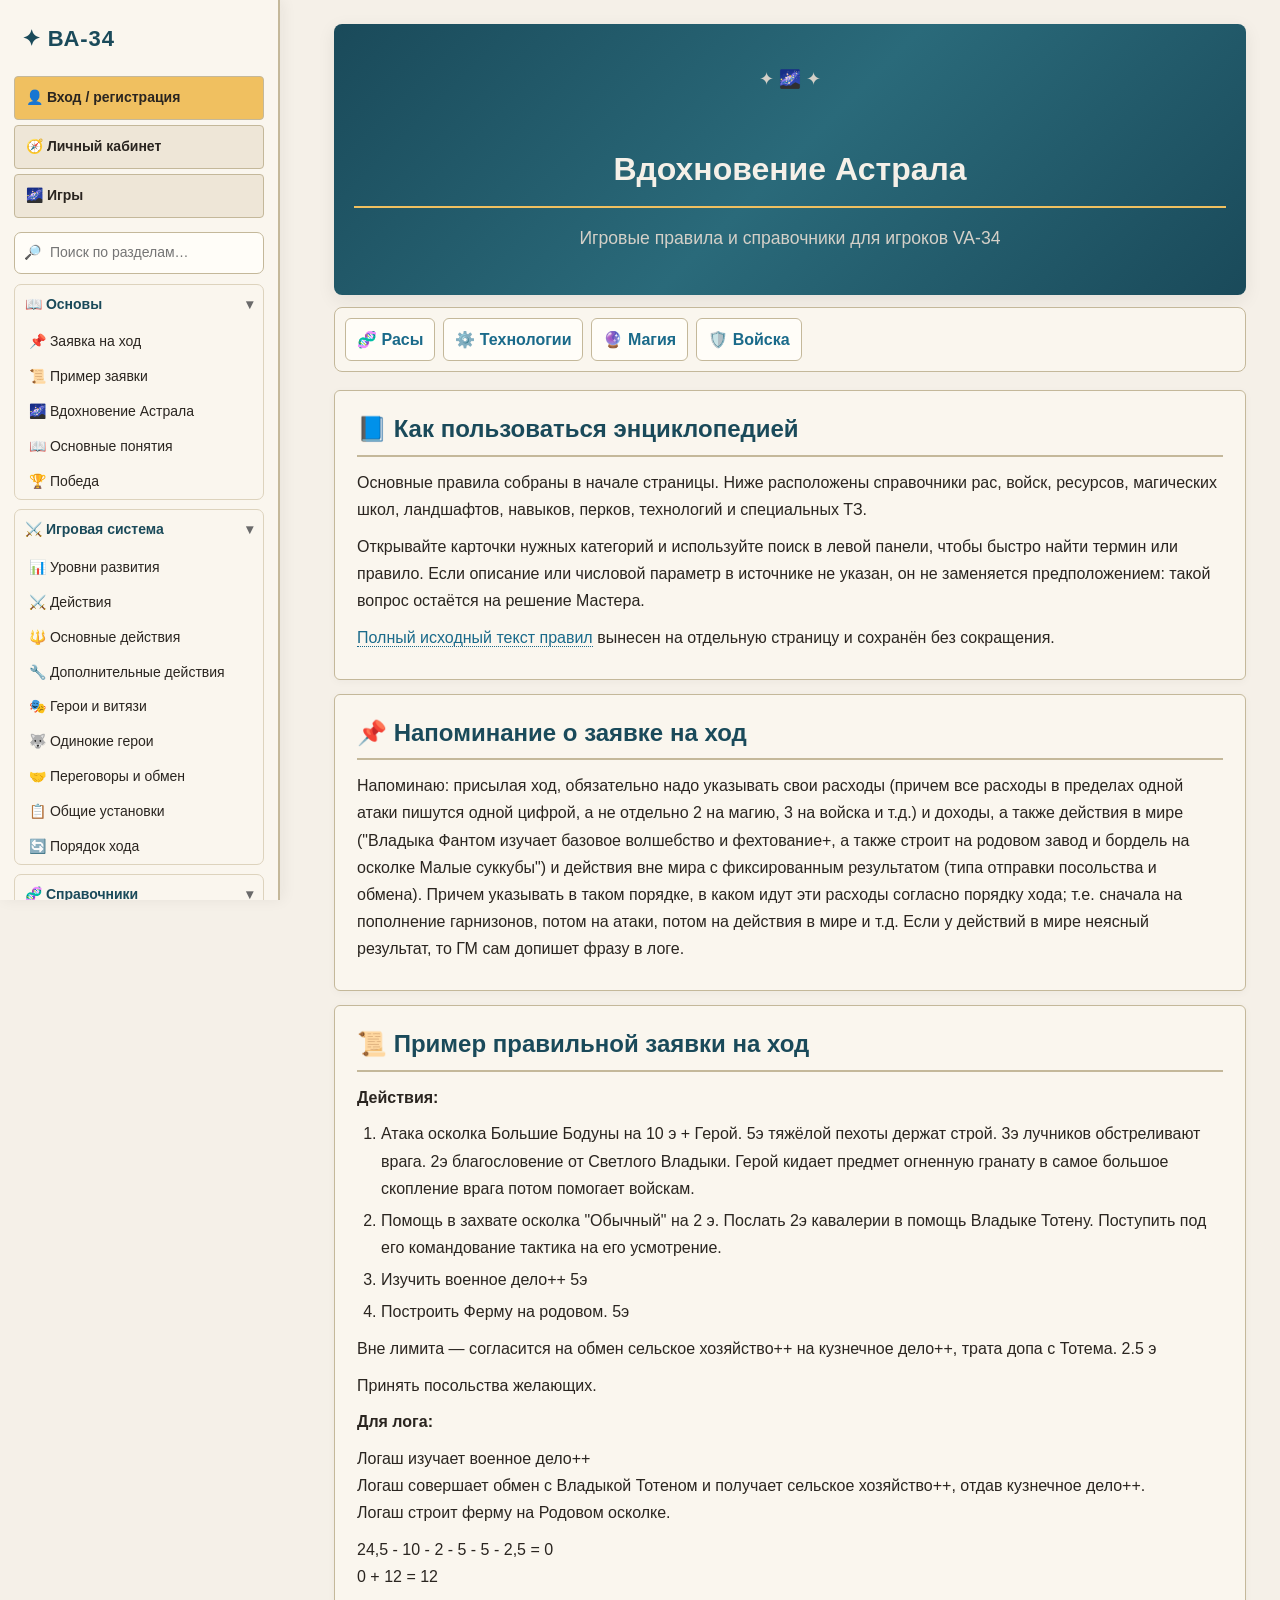
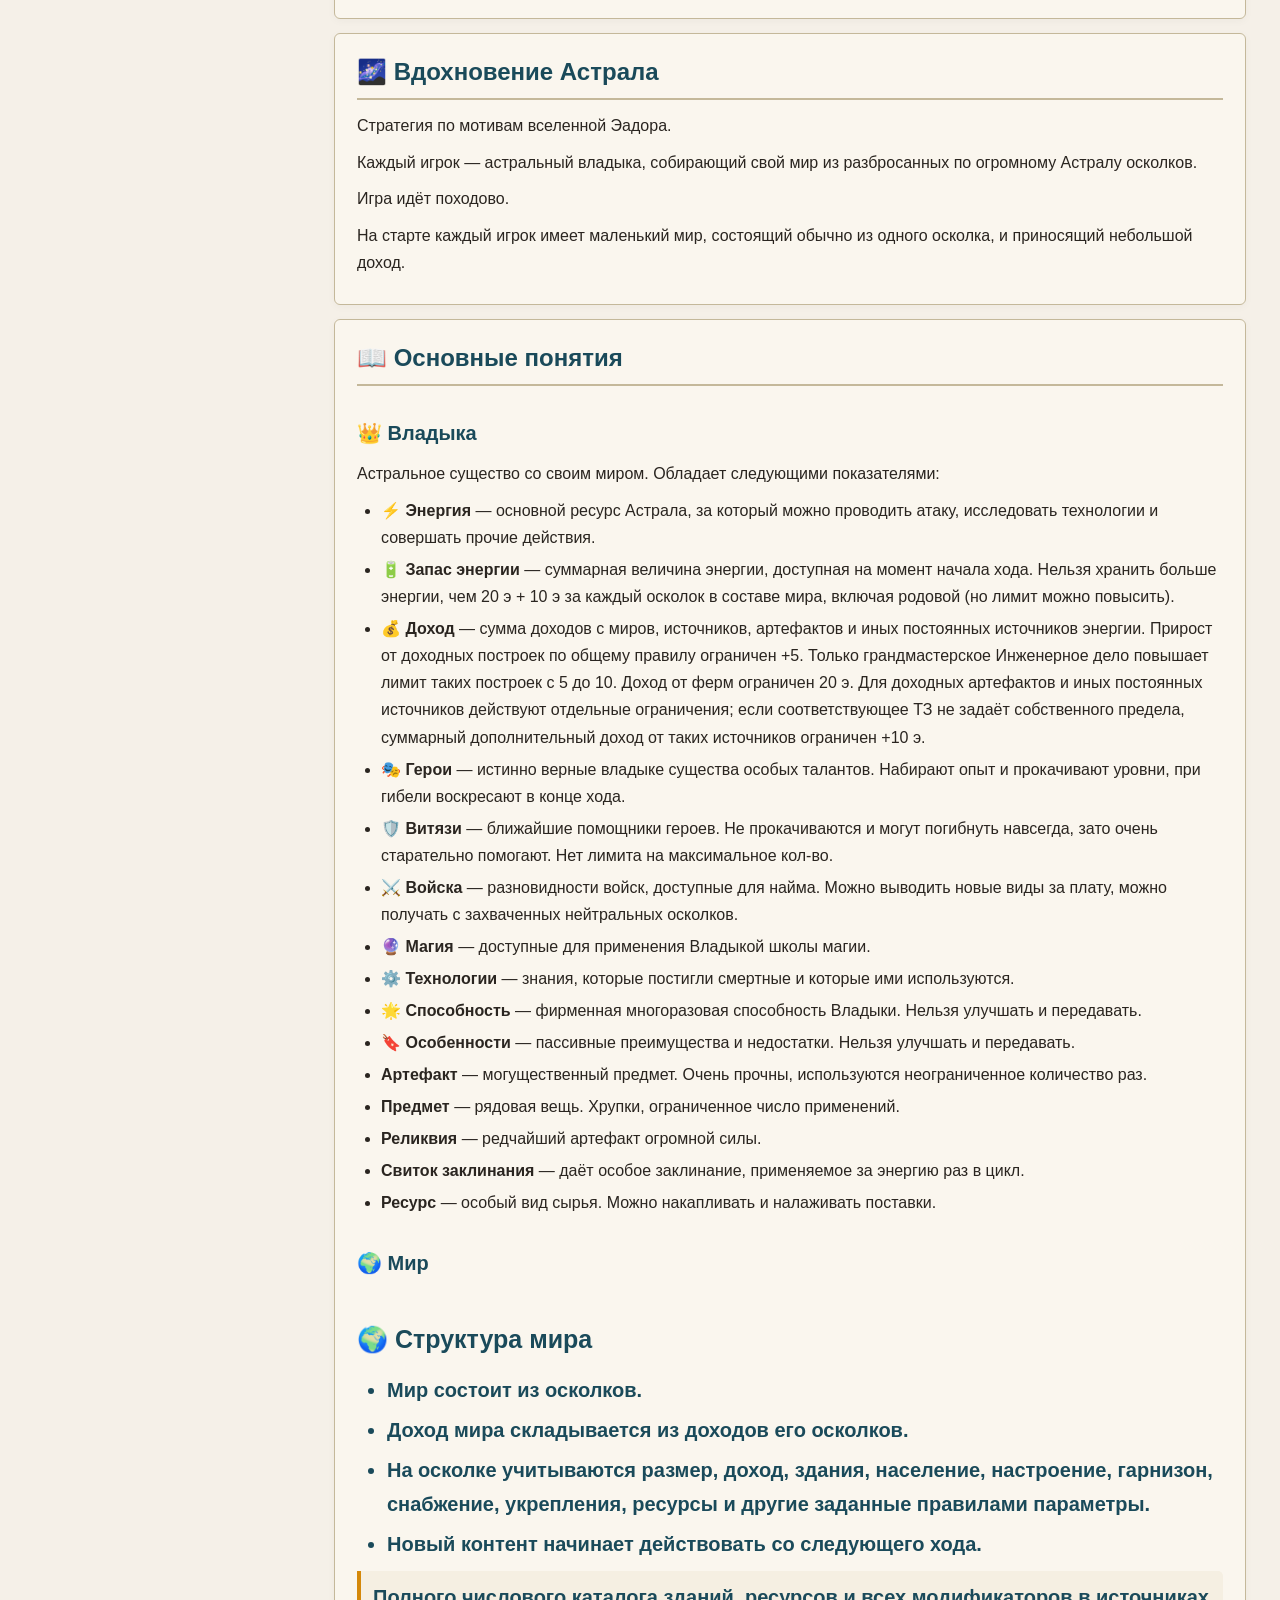
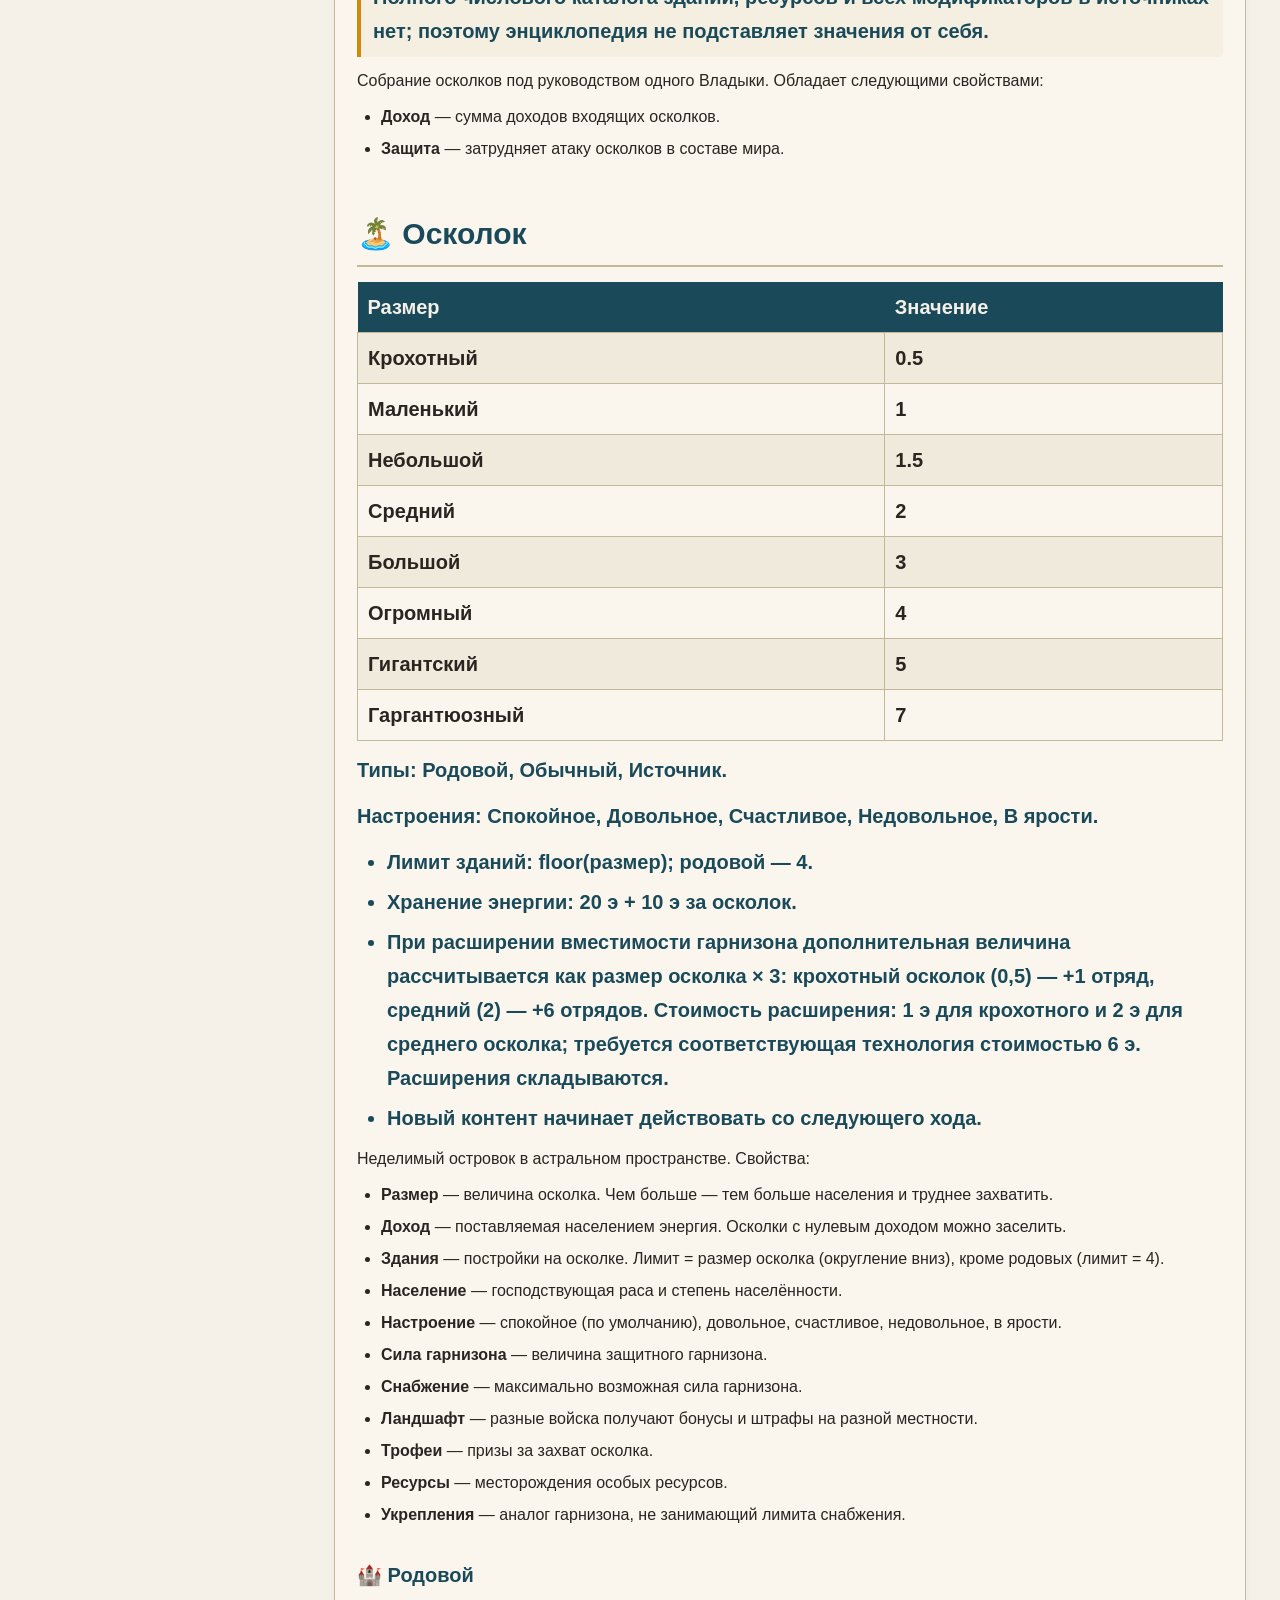
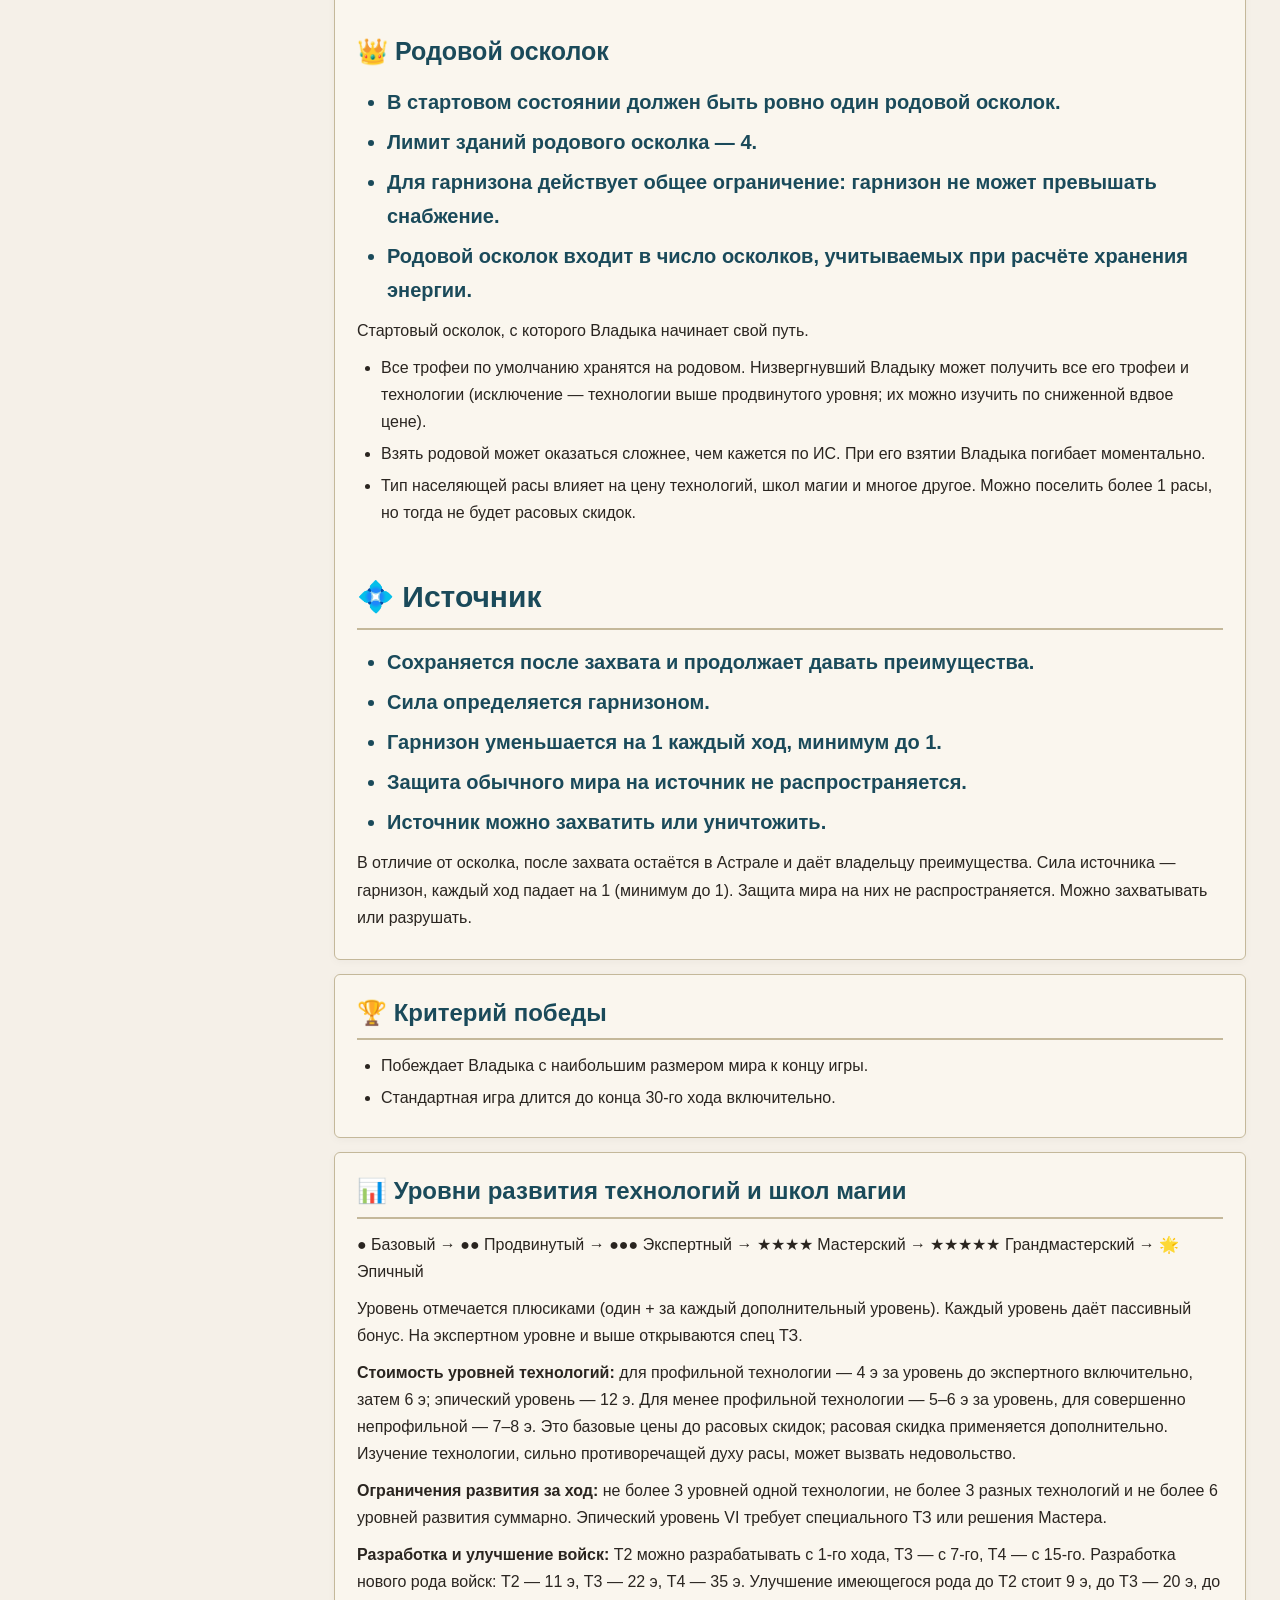
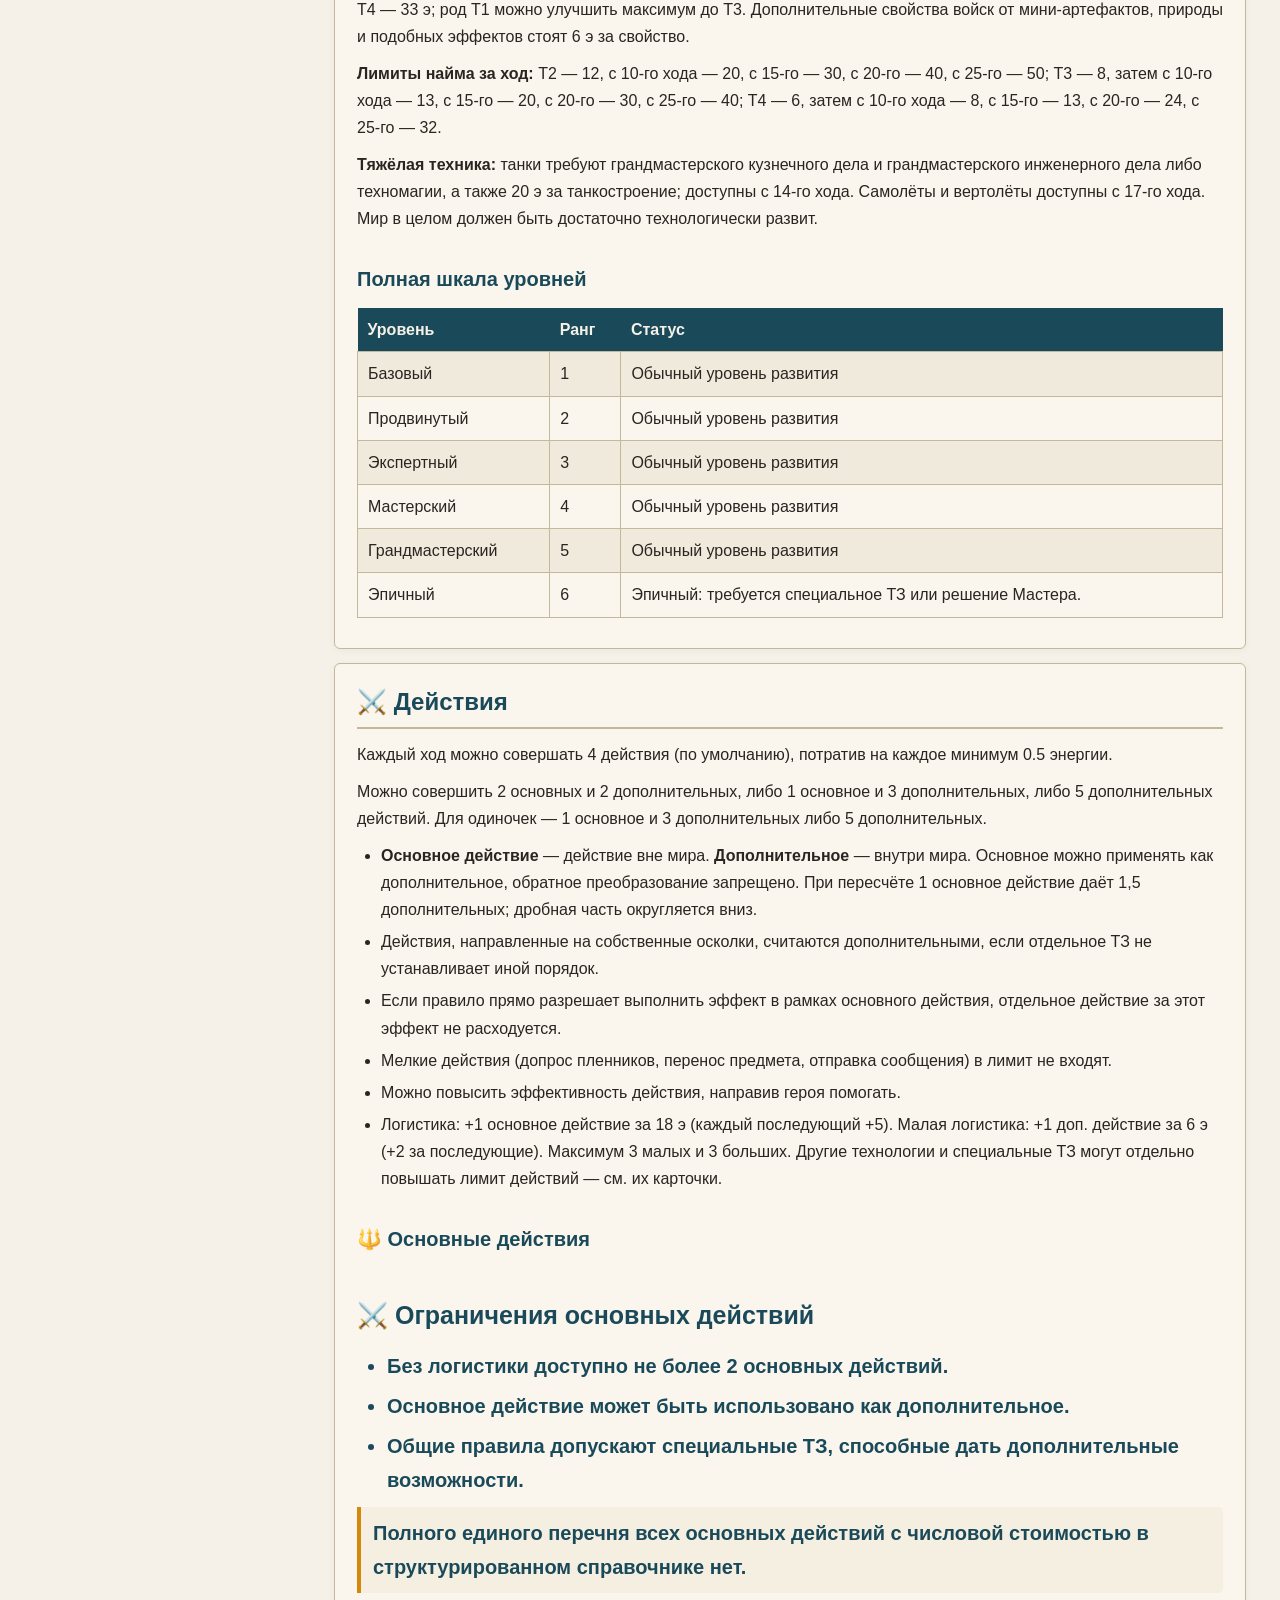
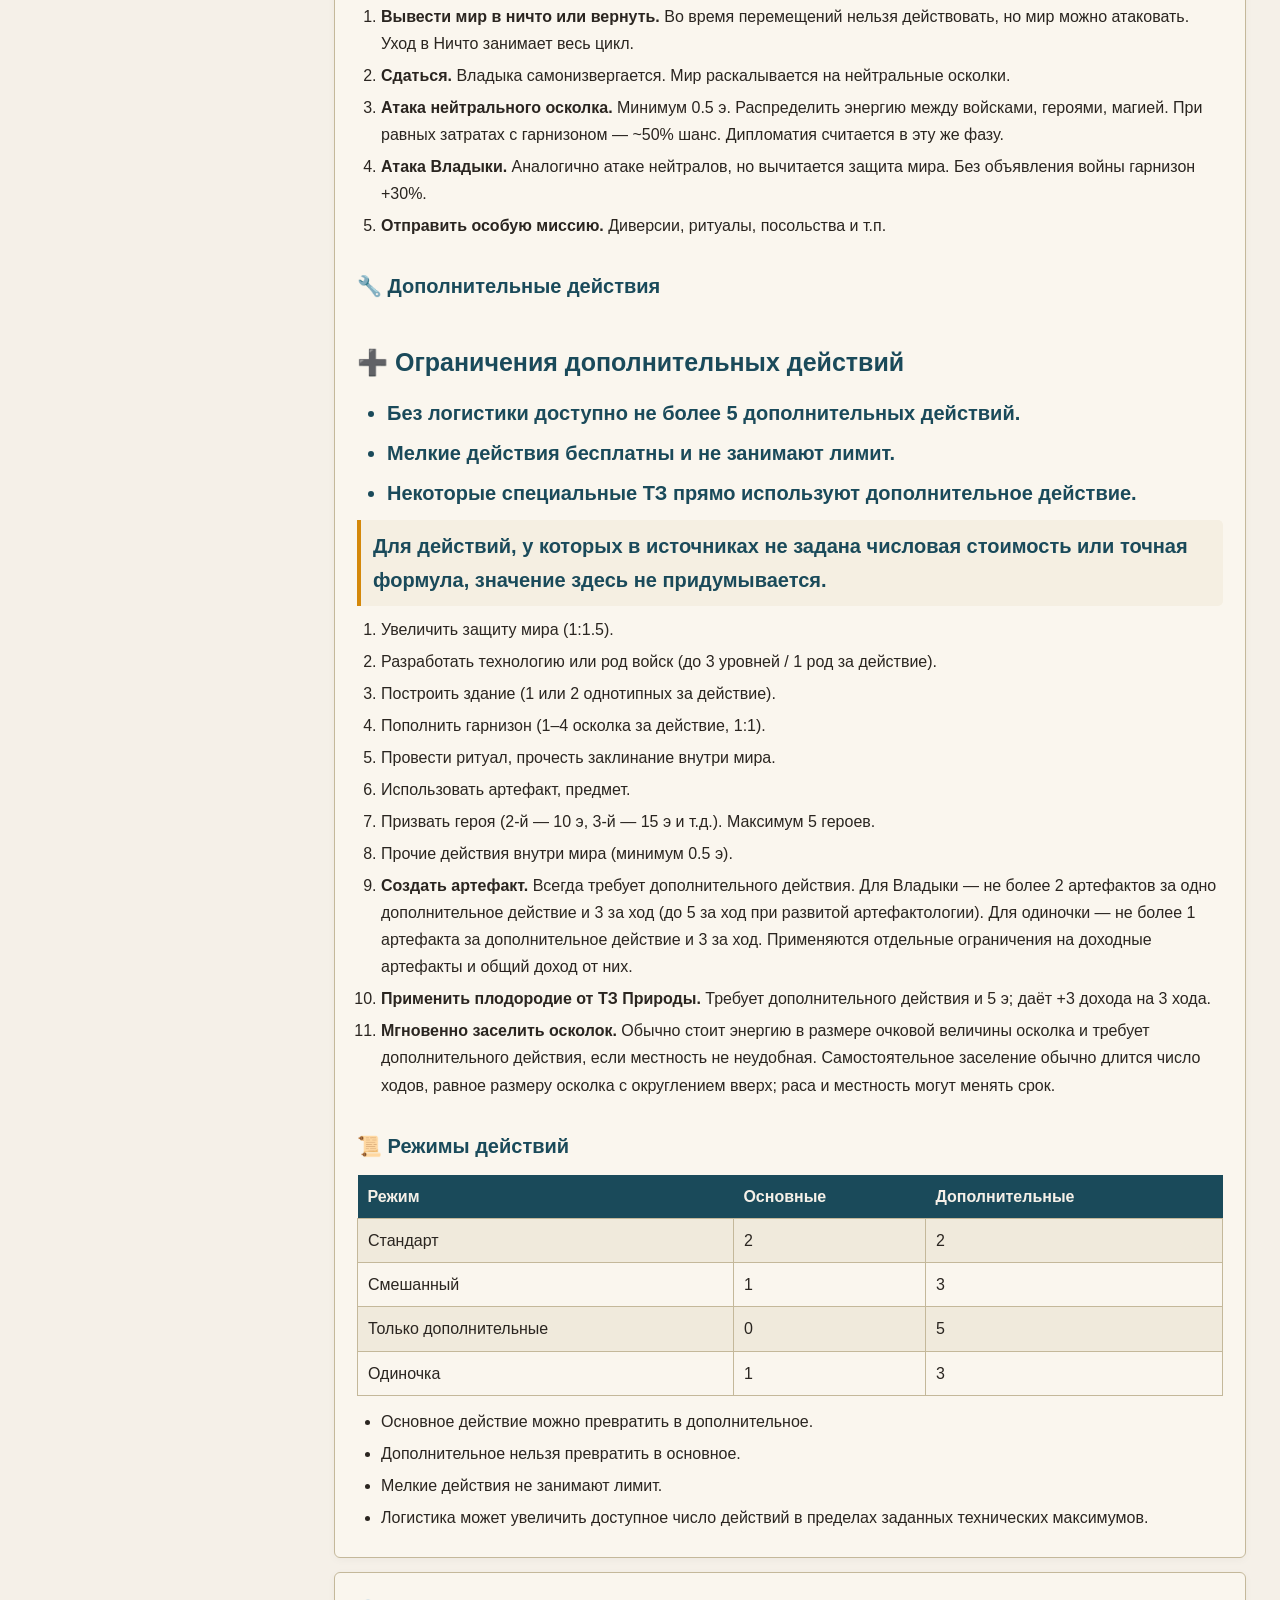
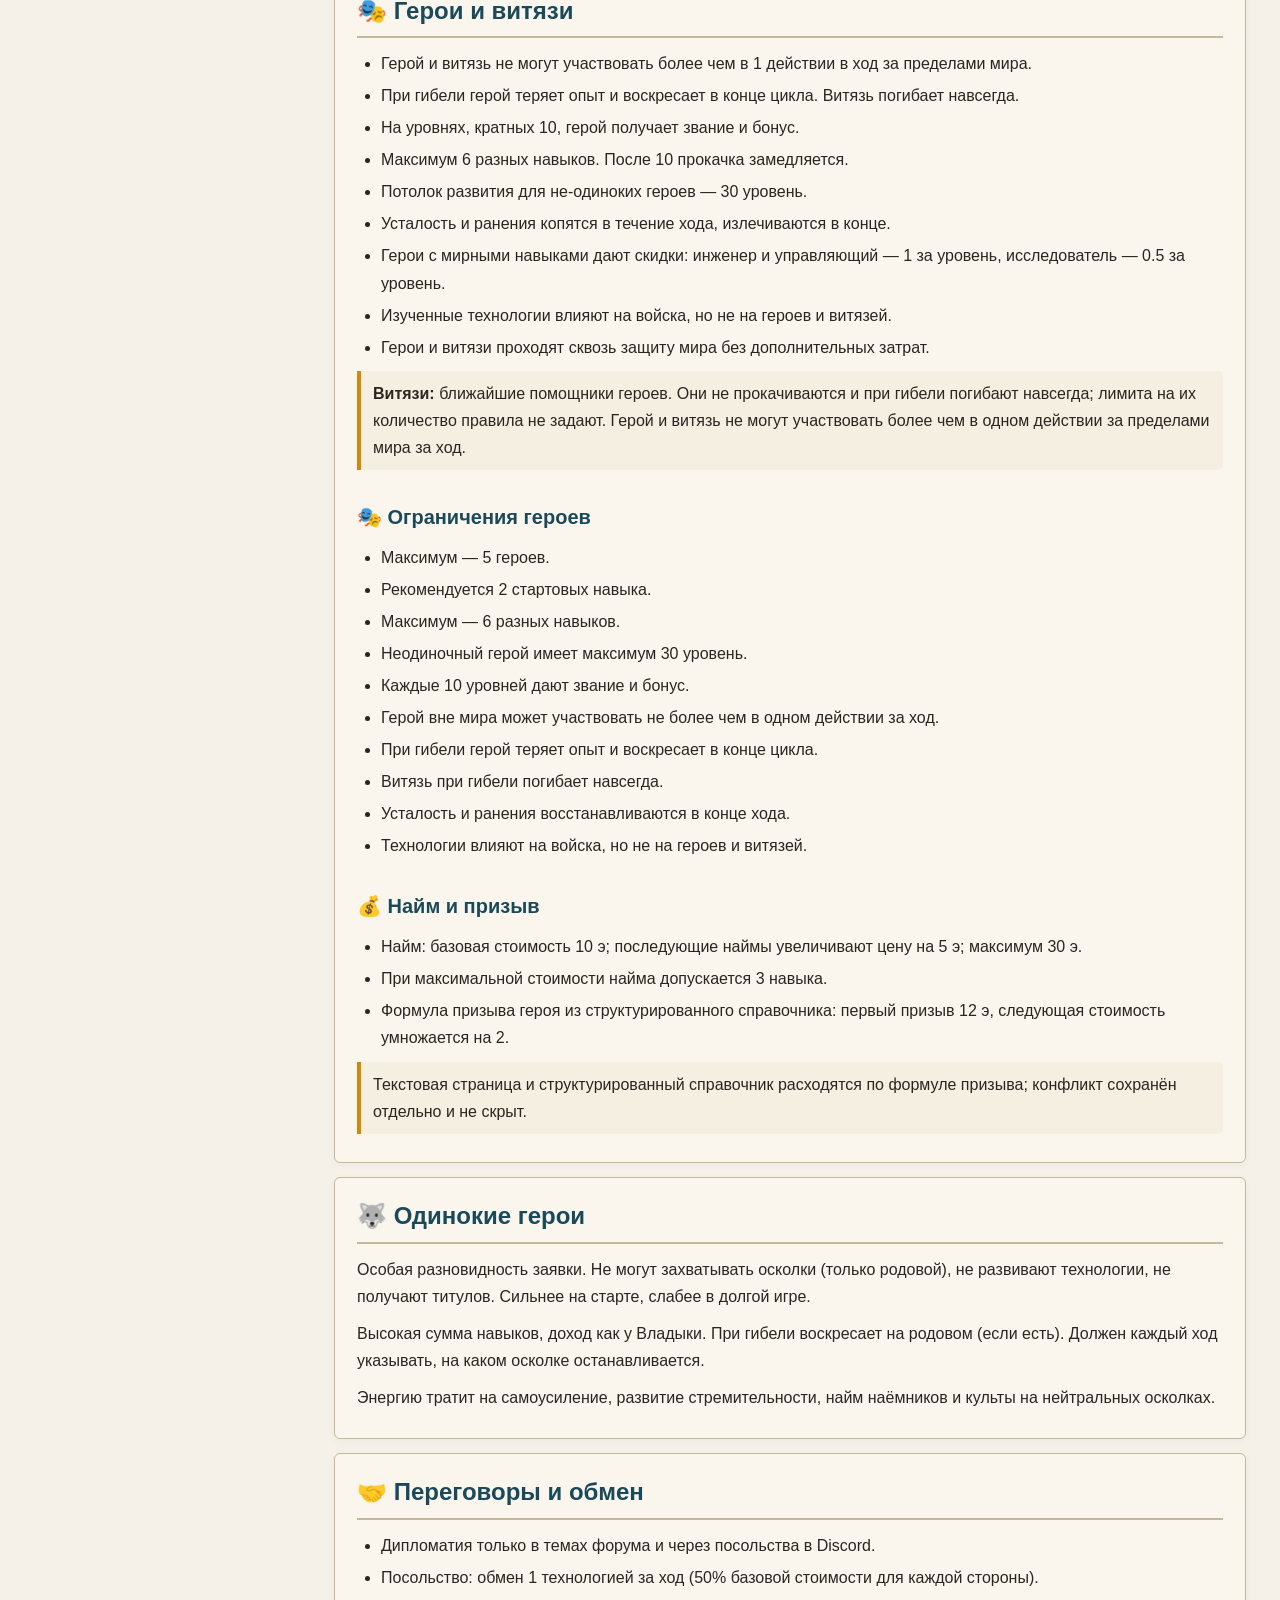
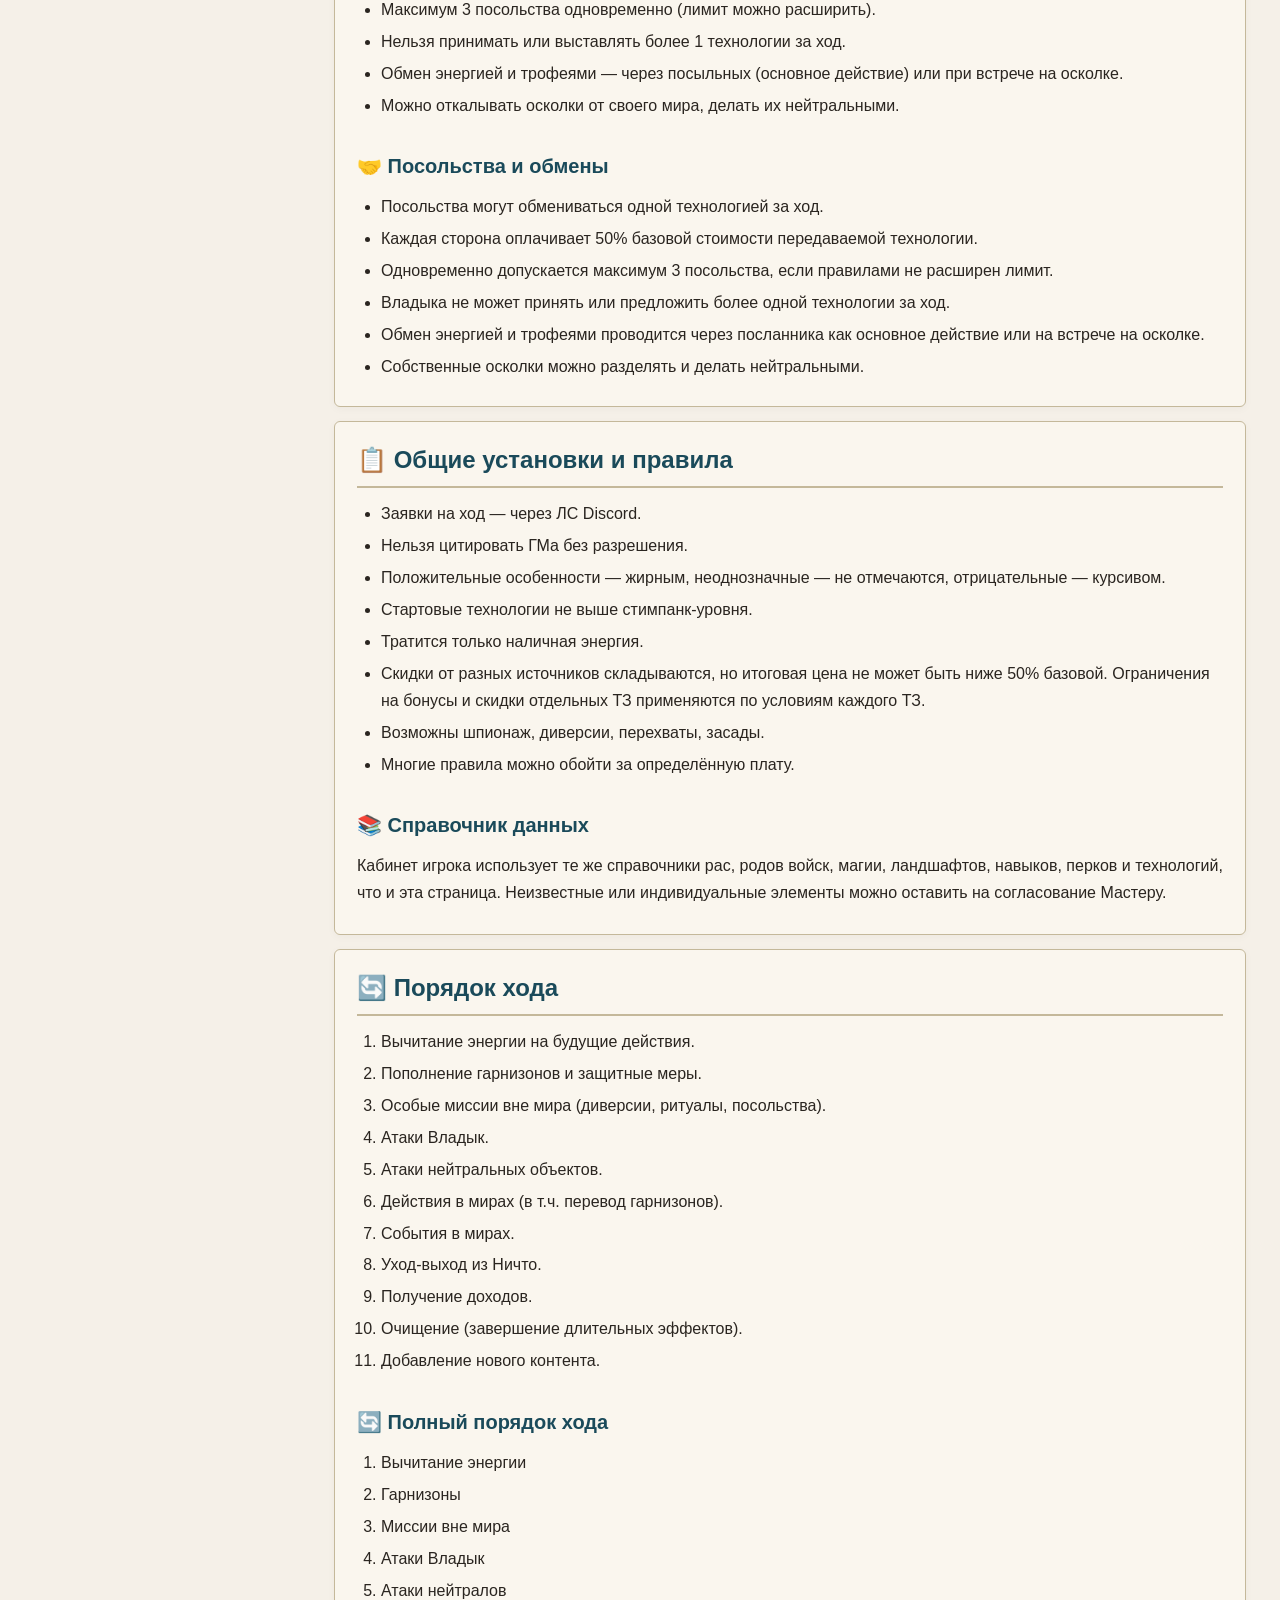
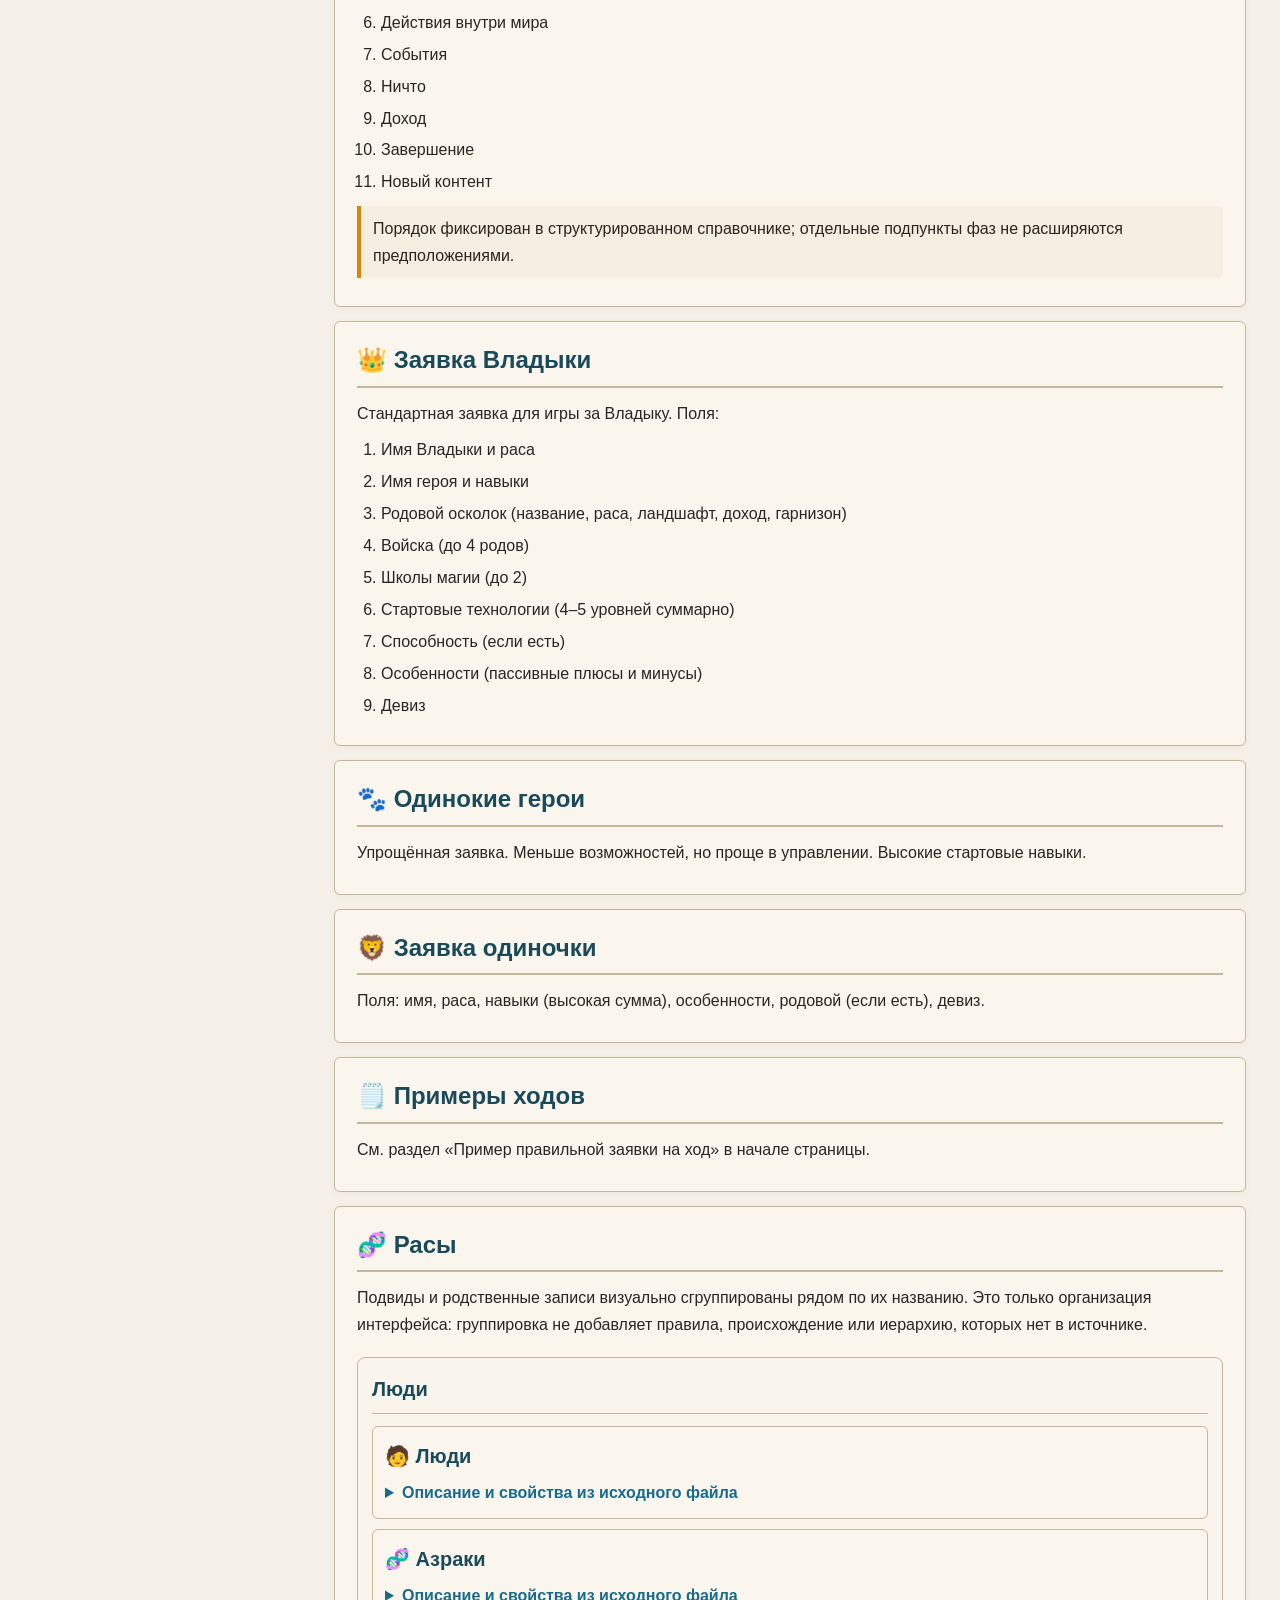
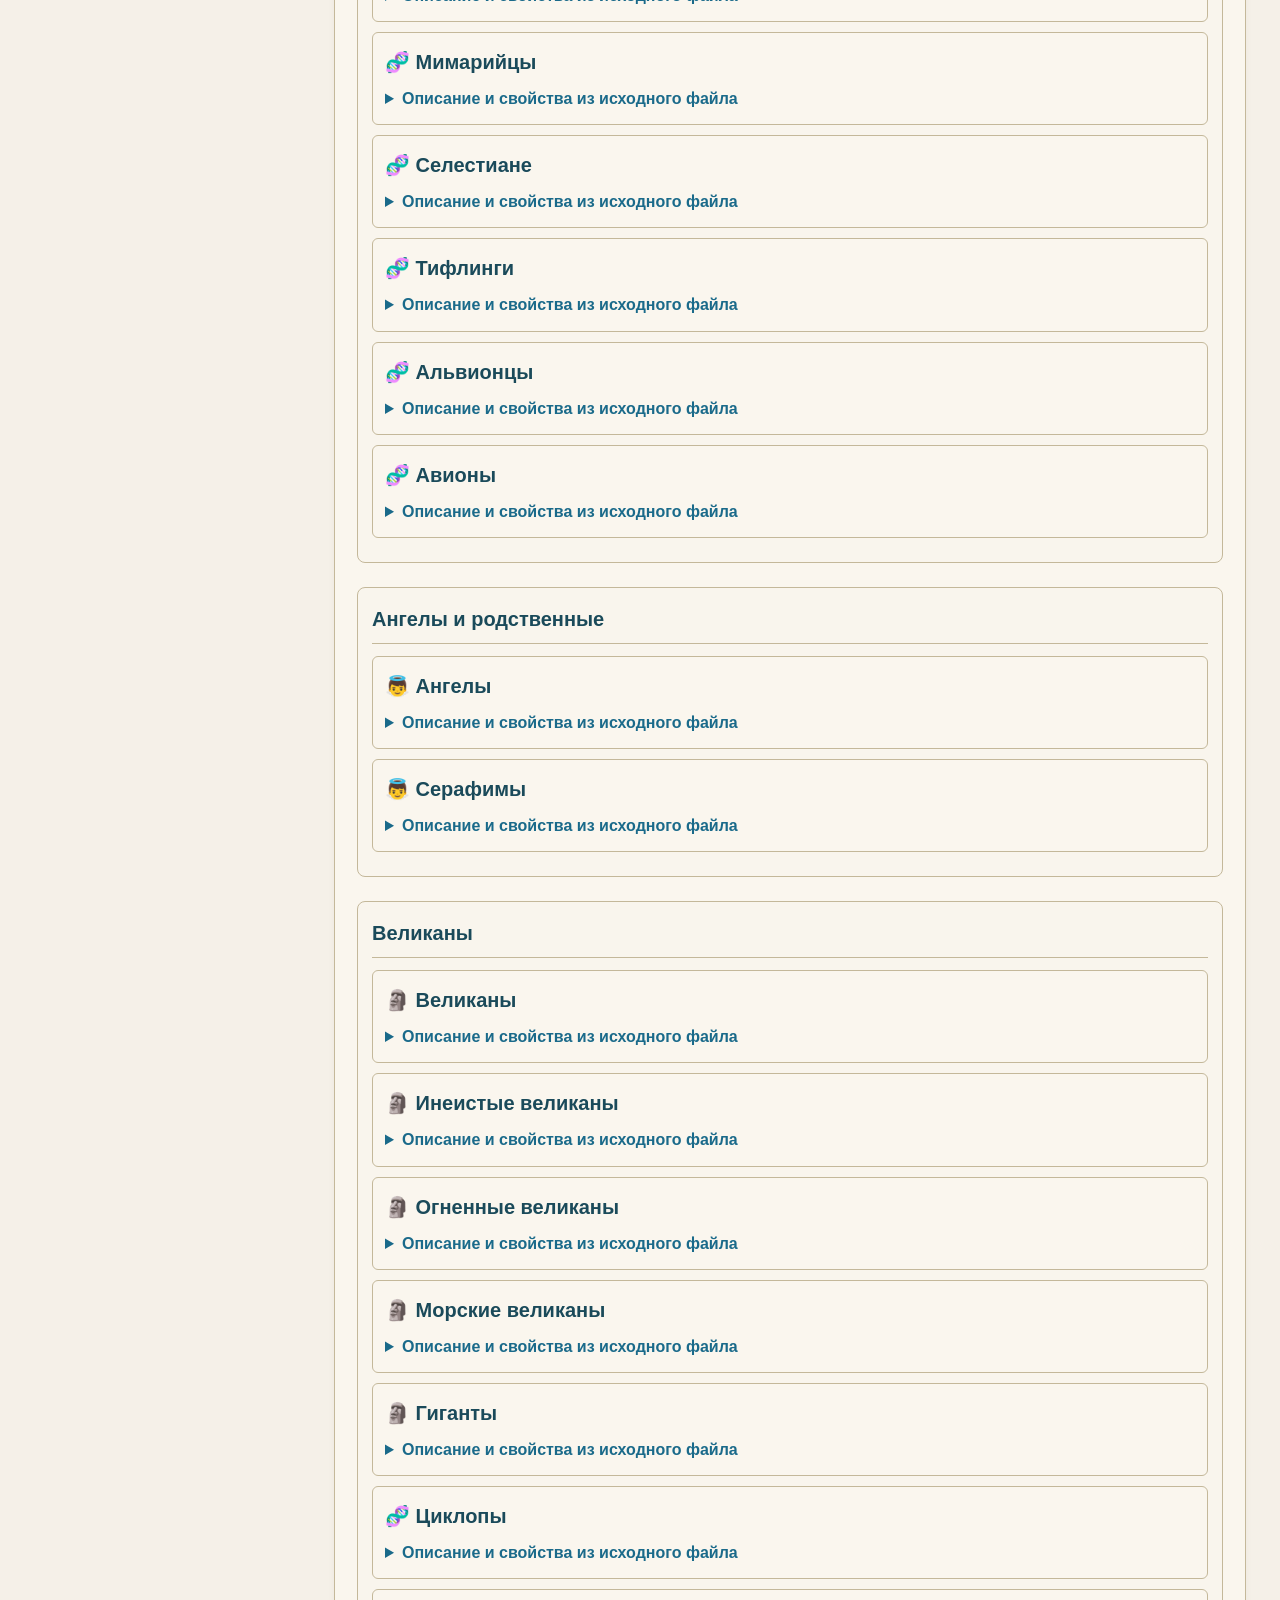
<file: index.html>
<!DOCTYPE html>
<html lang="ru">
<head>
<meta charset="UTF-8">
<meta name="viewport" content="width=device-width, initial-scale=1.0">
<title>ВА-34 — Энциклопедия игрока</title>
<link rel="stylesheet" href="styles.css">
</head>
<body>
<button class="mobile-nav-toggle" type="button" aria-label="Открыть навигацию" aria-expanded="false">☰</button>

<!-- НАВИГАЦИЯ -->
<nav class="nav-panel">
  <div class="nav-brand">✦ ВА-34</div>
  <a class="nav-action nav-action-primary" href="auth.html">👤 Вход / регистрация</a>
  <a class="nav-action" href="cabinet.html">🧭 Личный кабинет</a>
  <a class="nav-action" href="games.html">🌌 Игры</a>

  <label class="nav-search">
    <span>🔎</span>
    <input id="navSearch" type="search" placeholder="Поиск по разделам…" autocomplete="off">
  </label>
  <div id="navSearchEmpty" class="nav-search-empty">Ничего не найдено</div>

  <details class="nav-group" open>
    <summary>📖 Основы</summary>
    <a href="#reminder">📌 Заявка на ход</a>
    <a href="#example">📜 Пример заявки</a>
    <a href="#intro">🌌 Вдохновение Астрала</a>
    <a href="#concepts">📖 Основные понятия</a>
    <a href="#victory">🏆 Победа</a>
  </details>

  <details class="nav-group" open>
    <summary>⚔️ Игровая система</summary>
    <a href="#techlevels">📊 Уровни развития</a>
    <a href="#actions">⚔️ Действия</a>
    <a href="#mainactions">🔱 Основные действия</a>
    <a href="#extraactions">🔧 Дополнительные действия</a>
    <a href="#heroes">🎭 Герои и витязи</a>
    <a href="#loners">🐺 Одинокие герои</a>
    <a href="#diplo">🤝 Переговоры и обмен</a>
    <a href="#general">📋 Общие установки</a>
    <a href="#order">🔄 Порядок хода</a>
  </details>

  <details class="nav-group" open>
    <summary>🧬 Справочники</summary>
    <a href="#races">🧬 Расы</a>
    <a href="#troops">🛡️ Рода войск</a>
    <a href="#resources">💎 Ресурсы</a>
    <a href="#magic">🔮 Школы магии</a>
    <a href="#terrain">🌲 Ландшафт</a>
    <a href="#skills">⚡ Навыки героев</a>
    <a href="#perks">✨ Перки героев</a>
    <a href="#tech">⚙️ Технологии</a>
    <a href="#special-tz">🧩 Специальные ТЗ</a>
  </details>

  <details class="nav-group">
    <summary>📚 Источники</summary>
    <a href="source.html">📖 Полный исходный текст</a>
  </details>
</nav>

<!-- ОСНОВНОЙ КОНТЕНТ -->
<div class="main-content">

<!-- ШАПКА -->
<div class="header-block">
  <p>✦ 🌌 ✦</p>
  <h1>Вдохновение Астрала</h1>
  <p>Игровые правила и справочники для игроков VA-34</p>
</div><div class="quick-nav" aria-label="Быстрый доступ">
  <a href="#races">🧬 Расы</a>
  <a href="#tech">⚙️ Технологии</a>
  <a href="#magic">🔮 Магия</a>
  <a href="#troops">🛡️ Войска</a>
</div>


<section id="guide" class="section">
<h2>📘 Как пользоваться энциклопедией</h2>
<p>Основные правила собраны в начале страницы. Ниже расположены справочники рас, войск, ресурсов, магических школ, ландшафтов, навыков, перков, технологий и специальных ТЗ.</p>
<p>Открывайте карточки нужных категорий и используйте поиск в левой панели, чтобы быстро найти термин или правило. Если описание или числовой параметр в источнике не указан, он не заменяется предположением: такой вопрос остаётся на решение Мастера.</p>
<p><a href="source.html">Полный исходный текст правил</a> вынесен на отдельную страницу и сохранён без сокращения.</p>
</section>

<!-- НАПОМИНАНИЕ -->
<section id="reminder" class="section">
<h2>📌 Напоминание о заявке на ход</h2>
<p>Напоминаю: присылая ход, обязательно надо указывать свои расходы (причем все расходы в пределах одной атаки пишутся одной цифрой, а не отдельно 2 на магию, 3 на войска и т.д.) и доходы, а также действия в мире ("Владыка Фантом изучает базовое волшебство и фехтование+, а также строит на родовом завод и бордель на осколке Малые суккубы") и действия вне мира с фиксированным результатом (типа отправки посольства и обмена). Причем указывать в таком порядке, в каком идут эти расходы согласно порядку хода; т.е. сначала на пополнение гарнизонов, потом на атаки, потом на действия в мире и т.д. Если у действий в мире неясный результат, то ГМ сам допишет фразу в логе.</p>
</section>

<!-- ПРИМЕР ЗАЯВКИ -->
<section id="example" class="section">
<h2>📜 Пример правильной заявки на ход</h2>
<p><strong>Действия:</strong></p>
<ol>
<li>Атака осколка Большие Бодуны на 10 э + Герой. 5э тяжёлой пехоты держат строй. 3э лучников обстреливают врага. 2э благословение от Светлого Владыки. Герой кидает предмет огненную гранату в самое большое скопление врага потом помогает войскам.</li>
<li>Помощь в захвате осколка "Обычный" на 2 э. Послать 2э кавалерии в помощь Владыке Тотену. Поступить под его командование тактика на его усмотрение.</li>
<li>Изучить военное дело++ 5э</li>
<li>Построить Ферму на родовом. 5э</li>
</ol>
<p>Вне лимита — согласится на обмен сельское хозяйство++ на кузнечное дело++, трата допа с Тотема. 2.5 э</p>
<p>Принять посольства желающих.</p>
<p><strong>Для лога:</strong></p>
<p>Логаш изучает военное дело++<br>
Логаш совершает обмен с Владыкой Тотеном и получает сельское хозяйство++, отдав кузнечное дело++.<br>
Логаш строит ферму на Родовом осколке.</p>
<p>24,5 - 10 - 2 - 5 - 5 - 2,5 = 0<br>
0 + 12 = 12</p>
</section>

<!-- ВВЕДЕНИЕ -->
<section id="intro" class="section">
<h2>🌌 Вдохновение Астрала</h2>
<p>Стратегия по мотивам вселенной Эадора.</p>
<p>Каждый игрок — астральный владыка, собирающий свой мир из разбросанных по огромному Астралу осколков.</p>
<p>Игра идёт походово.</p>
<p>На старте каждый игрок имеет маленький мир, состоящий обычно из одного осколка, и приносящий небольшой доход.</p>
</section>

<!-- ОСНОВНЫЕ ПОНЯТИЯ -->
<section id="concepts" class="section">
<h2>📖 Основные понятия</h2>

<h3 id="lord">👑 Владыка</h3>
<p>Астральное существо со своим миром. Обладает следующими показателями:</p>
<ul>
<li><strong>⚡ Энергия</strong> — основной ресурс Астрала, за который можно проводить атаку, исследовать технологии и совершать прочие действия.</li>
<li><strong>🔋 Запас энергии</strong> — суммарная величина энергии, доступная на момент начала хода. Нельзя хранить больше энергии, чем 20 э + 10 э за каждый осколок в составе мира, включая родовой (но лимит можно повысить).</li>
<li><strong>💰 Доход</strong> — сумма доходов с миров, источников, артефактов и иных постоянных источников энергии. Прирост от доходных построек по общему правилу ограничен +5. Только грандмастерское Инженерное дело повышает лимит таких построек с 5 до 10. Доход от ферм ограничен 20 э. Для доходных артефактов и иных постоянных источников действуют отдельные ограничения; если соответствующее ТЗ не задаёт собственного предела, суммарный дополнительный доход от таких источников ограничен +10 э.</li>
<li><strong>🎭 Герои</strong> — истинно верные владыке существа особых талантов. Набирают опыт и прокачивают уровни, при гибели воскресают в конце хода.</li>
<li><strong>🛡️ Витязи</strong> — ближайшие помощники героев. Не прокачиваются и могут погибнуть навсегда, зато очень старательно помогают. Нет лимита на максимальное кол-во.</li>
<li><strong>⚔️ Войска</strong> — разновидности войск, доступные для найма. Можно выводить новые виды за плату, можно получать с захваченных нейтральных осколков.</li>
<li><strong>🔮 Магия</strong> — доступные для применения Владыкой школы магии.</li>
<li><strong>⚙️ Технологии</strong> — знания, которые постигли смертные и которые ими используются.</li>
<li><strong>🌟 Способность</strong> — фирменная многоразовая способность Владыки. Нельзя улучшать и передавать.</li>
<li><strong>🔖 Особенности</strong> — пассивные преимущества и недостатки. Нельзя улучшать и передавать.</li>
<li><strong>Артефакт</strong> — могущественный предмет. Очень прочны, используются неограниченное количество раз.</li>
<li><strong>Предмет</strong> — рядовая вещь. Хрупки, ограниченное число применений.</li>
<li><strong>Реликвия</strong> — редчайший артефакт огромной силы.</li>
<li><strong>Свиток заклинания</strong> — даёт особое заклинание, применяемое за энергию раз в цикл.</li>
<li><strong>Ресурс</strong> — особый вид сырья. Можно накапливать и налаживать поставки.</li>
</ul>

<h3 id="world">🌍 Мир</h3>
<p>Собрание осколков под руководством одного Владыки. Обладает следующими свойствами:</p>
<ul>
<li><strong>Доход</strong> — сумма доходов входящих осколков.</li>
<li><strong>Защита</strong> — затрудняет атаку осколков в составе мира.</li>
</ul>

<h3 id="shard">🏝️ Осколок</h3>
<p>Неделимый островок в астральном пространстве. Свойства:</p>
<ul>
<li><strong>Размер</strong> — величина осколка. Чем больше — тем больше населения и труднее захватить.</li>
<li><strong>Доход</strong> — поставляемая населением энергия. Осколки с нулевым доходом можно заселить.</li>
<li><strong>Здания</strong> — постройки на осколке. Лимит = размер осколка (округление вниз), кроме родовых (лимит = 4).</li>
<li><strong>Население</strong> — господствующая раса и степень населённости.</li>
<li><strong>Настроение</strong> — спокойное (по умолчанию), довольное, счастливое, недовольное, в ярости.</li>
<li><strong>Сила гарнизона</strong> — величина защитного гарнизона.</li>
<li><strong>Снабжение</strong> — максимально возможная сила гарнизона.</li>
<li><strong>Ландшафт</strong> — разные войска получают бонусы и штрафы на разной местности.</li>
<li><strong>Трофеи</strong> — призы за захват осколка.</li>
<li><strong>Ресурсы</strong> — месторождения особых ресурсов.</li>
<li><strong>Укрепления</strong> — аналог гарнизона, не занимающий лимита снабжения.</li>
</ul>

<h3 id="ancestral">🏰 Родовой</h3>
<p>Стартовый осколок, с которого Владыка начинает свой путь.</p>
<ul>
<li>Все трофеи по умолчанию хранятся на родовом. Низвергнувший Владыку может получить все его трофеи и технологии (исключение — технологии выше продвинутого уровня; их можно изучить по сниженной вдвое цене).</li>
<li>Взять родовой может оказаться сложнее, чем кажется по ИС. При его взятии Владыка погибает моментально.</li>
<li>Тип населяющей расы влияет на цену технологий, школ магии и многое другое. Можно поселить более 1 расы, но тогда не будет расовых скидок.</li>
</ul>

<h3 id="source">💠 Источник</h3>
<p>В отличие от осколка, после захвата остаётся в Астрале и даёт владельцу преимущества. Сила источника — гарнизон, каждый ход падает на 1 (минимум до 1). Защита мира на них не распространяется. Можно захватывать или разрушать.</p>
</section>

<!-- КРИТЕРИИ ПОБЕДЫ -->
<section id="victory" class="section">
<h2>🏆 Критерии победы</h2>
<p>Победителем объявляется обладатель максимальных размеров мира на момент окончания игры. По умолчанию игра длится до 30 хода включительно.</p>
<table>
<tr><th>Осколок</th><th>Размер</th></tr>
<tr><td>Крохотный</td><td>0.5</td></tr>
<tr><td>Маленький</td><td>1</td></tr>
<tr><td>Небольшой</td><td>1.5</td></tr>
<tr><td>Средний</td><td>2</td></tr>
<tr><td>Большой</td><td>3</td></tr>
<tr><td>Огромный</td><td>4</td></tr>
<tr><td>Гигантский</td><td>5</td></tr>
<tr><td>Гаргантюозный</td><td>7</td></tr>
</table>
</section>

<!-- УРОВНИ ТЕХНОЛОГИЙ -->
<section id="techlevels" class="section">
<h2>📊 Уровни развития технологий и школ магии</h2>
<p>● Базовый → ●● Продвинутый → ●●● Экспертный → ★★★★ Мастерский → ★★★★★ Грандмастерский → 🌟 Эпичный</p>
<p>Уровень отмечается плюсиками (один + за каждый дополнительный уровень). Каждый уровень даёт пассивный бонус. На экспертном уровне и выше открываются спец ТЗ.</p>
<p><strong>Стоимость уровней технологий:</strong> для профильной технологии — 4 э за уровень до экспертного включительно, затем 6 э; эпический уровень — 12 э. Для менее профильной технологии — 5–6 э за уровень, для совершенно непрофильной — 7–8 э. Это базовые цены до расовых скидок; расовая скидка применяется дополнительно. Изучение технологии, сильно противоречащей духу расы, может вызвать недовольство.</p>
<p><strong>Ограничения развития за ход:</strong> не более 3 уровней одной технологии, не более 3 разных технологий и не более 6 уровней развития суммарно. Эпический уровень VI требует специального ТЗ или решения Мастера.</p>
<p><strong>Разработка и улучшение войск:</strong> Т2 можно разрабатывать с 1-го хода, Т3 — с 7-го, Т4 — с 15-го. Разработка нового рода войск: Т2 — 11 э, Т3 — 22 э, Т4 — 35 э. Улучшение имеющегося рода до Т2 стоит 9 э, до Т3 — 20 э, до Т4 — 33 э; род Т1 можно улучшить максимум до Т3. Дополнительные свойства войск от мини-артефактов, природы и подобных эффектов стоят 6 э за свойство.</p>
<p><strong>Лимиты найма за ход:</strong> Т2 — 12, с 10-го хода — 20, с 15-го — 30, с 20-го — 40, с 25-го — 50; Т3 — 8, затем с 10-го хода — 13, с 15-го — 20, с 20-го — 30, с 25-го — 40; Т4 — 6, затем с 10-го хода — 8, с 15-го — 13, с 20-го — 24, с 25-го — 32.</p>
<p><strong>Тяжёлая техника:</strong> танки требуют грандмастерского кузнечного дела и грандмастерского инженерного дела либо техномагии, а также 20 э за танкостроение; доступны с 14-го хода. Самолёты и вертолёты доступны с 17-го хода. Мир в целом должен быть достаточно технологически развит.</p>
</section>

<!-- ДЕЙСТВИЯ -->
<section id="actions" class="section">
<h2>⚔️ Действия</h2>
<p>Каждый ход можно совершать 4 действия (по умолчанию), потратив на каждое минимум 0.5 энергии.</p>
<p>Можно совершить 2 основных и 2 дополнительных, либо 1 основное и 3 дополнительных, либо 5 дополнительных действий. Для одиночек — 1 основное и 3 дополнительных либо 5 дополнительных.</p>
<ul>
<li><strong>Основное действие</strong> — действие вне мира. <strong>Дополнительное</strong> — внутри мира. Основное можно применять как дополнительное, обратное преобразование запрещено. При пересчёте 1 основное действие даёт 1,5 дополнительных; дробная часть округляется вниз.</li>
<li>Действия, направленные на собственные осколки, считаются дополнительными, если отдельное ТЗ не устанавливает иной порядок.</li>
<li>Если правило прямо разрешает выполнить эффект в рамках основного действия, отдельное действие за этот эффект не расходуется.</li>
<li>Мелкие действия (допрос пленников, перенос предмета, отправка сообщения) в лимит не входят.</li>
<li>Можно повысить эффективность действия, направив героя помогать.</li>
<li>Логистика: +1 основное действие за 18 э (каждый последующий +5). Малая логистика: +1 доп. действие за 6 э (+2 за последующие). Максимум 3 малых и 3 больших. Другие технологии и специальные ТЗ могут отдельно повышать лимит действий — см. их карточки.</li>
</ul>

<h3 id="mainactions">🔱 Основные действия</h3>
<ol>
<li><strong>Вывести мир в ничто или вернуть.</strong> Во время перемещений нельзя действовать, но мир можно атаковать. Уход в Ничто занимает весь цикл.</li>
<li><strong>Сдаться.</strong> Владыка самонизвергается. Мир раскалывается на нейтральные осколки.</li>
<li><strong>Атака нейтрального осколка.</strong> Минимум 0.5 э. Распределить энергию между войсками, героями, магией. При равных затратах с гарнизоном — ~50% шанс. Дипломатия считается в эту же фазу.</li>
<li><strong>Атака Владыки.</strong> Аналогично атаке нейтралов, но вычитается защита мира. Без объявления войны гарнизон +30%.</li>
<li><strong>Отправить особую миссию.</strong> Диверсии, ритуалы, посольства и т.п.</li>
</ol>

<h3 id="extraactions">🔧 Дополнительные действия</h3>
<ol>
<li>Увеличить защиту мира (1:1.5).</li>
<li>Разработать технологию или род войск (до 3 уровней / 1 род за действие).</li>
<li>Построить здание (1 или 2 однотипных за действие).</li>
<li>Пополнить гарнизон (1–4 осколка за действие, 1:1).</li>
<li>Провести ритуал, прочесть заклинание внутри мира.</li>
<li>Использовать артефакт, предмет.</li>
<li>Призвать героя (2-й — 10 э, 3-й — 15 э и т.д.). Максимум 5 героев.</li>
<li>Прочие действия внутри мира (минимум 0.5 э).</li>
<li><strong>Создать артефакт.</strong> Всегда требует дополнительного действия. Для Владыки — не более 2 артефактов за одно дополнительное действие и 3 за ход (до 5 за ход при развитой артефактологии). Для одиночки — не более 1 артефакта за дополнительное действие и 3 за ход. Применяются отдельные ограничения на доходные артефакты и общий доход от них.</li>
<li><strong>Применить плодородие от ТЗ Природы.</strong> Требует дополнительного действия и 5 э; даёт +3 дохода на 3 хода.</li>
<li><strong>Мгновенно заселить осколок.</strong> Обычно стоит энергию в размере очковой величины осколка и требует дополнительного действия, если местность не неудобная. Самостоятельное заселение обычно длится число ходов, равное размеру осколка с округлением вверх; раса и местность могут менять срок.</li>
</ol>
</section>

<!-- ГЕРОИ -->
<section id="heroes" class="section">
<h2>🎭 Герои и витязи</h2>
<ul>
<li>Герой и витязь не могут участвовать более чем в 1 действии в ход за пределами мира.</li>
<li>При гибели герой теряет опыт и воскресает в конце цикла. Витязь погибает навсегда.</li>
<li>На уровнях, кратных 10, герой получает звание и бонус.</li>
<li>Максимум 6 разных навыков. После 10 прокачка замедляется.</li>
<li>Потолок развития для не-одиноких героев — 30 уровень.</li>
<li>Усталость и ранения копятся в течение хода, излечиваются в конце.</li>
<li>Герои с мирными навыками дают скидки: инженер и управляющий — 1 за уровень, исследователь — 0.5 за уровень.</li>
<li>Изученные технологии влияют на войска, но не на героев и витязей.</li>
<li>Герои и витязи проходят сквозь защиту мира без дополнительных затрат.</li>
</ul>
</section>

<!-- ОДИНОКИЕ ГЕРОИ -->
<section id="loners" class="section">
<h2>🐺 Одинокие герои</h2>
<p>Особая разновидность заявки. Не могут захватывать осколки (только родовой), не развивают технологии, не получают титулов. Сильнее на старте, слабее в долгой игре.</p>
<p>Высокая сумма навыков, доход как у Владыки. При гибели воскресает на родовом (если есть). Должен каждый ход указывать, на каком осколке останавливается.</p>
<p>Энергию тратит на самоусиление, развитие стремительности, найм наёмников и культы на нейтральных осколках.</p>
</section>

<!-- ПЕРЕГОВОРЫ -->
<section id="diplo" class="section">
<h2>🤝 Переговоры и обмен</h2>
<ul>
<li>Дипломатия только в темах форума и через посольства в Discord.</li>
<li>Посольство: обмен 1 технологией за ход (50% базовой стоимости для каждой стороны).</li>
<li>Максимум 3 посольства одновременно (лимит можно расширить).</li>
<li>Нельзя принимать или выставлять более 1 технологии за ход.</li>
<li>Обмен энергией и трофеями — через посыльных (основное действие) или при встрече на осколке.</li>
<li>Можно откалывать осколки от своего мира, делать их нейтральными.</li>
</ul>
</section>

<!-- ОБЩИЕ УСТАНОВКИ -->
<section id="general" class="section">
<h2>📋 Общие установки и правила</h2>
<ul>
<li>Заявки на ход — через ЛС Discord.</li>
<li>Нельзя цитировать ГМа без разрешения.</li>
<li>Положительные особенности — жирным, неоднозначные — не отмечаются, отрицательные — курсивом.</li>
<li>Стартовые технологии не выше стимпанк-уровня.</li>
<li>Тратится только наличная энергия.</li>
<li>Скидки от разных источников складываются, но итоговая цена не может быть ниже 50% базовой. Ограничения на бонусы и скидки отдельных ТЗ применяются по условиям каждого ТЗ.</li>
<li>Возможны шпионаж, диверсии, перехваты, засады.</li>
<li>Многие правила можно обойти за определённую плату.</li>
</ul>
</section>

<!-- ПОРЯДОК ХОДА -->
<section id="order" class="section">
<h2>🔄 Порядок хода</h2>
<ol>
<li>Вычитание энергии на будущие действия.</li>
<li>Пополнение гарнизонов и защитные меры.</li>
<li>Особые миссии вне мира (диверсии, ритуалы, посольства).</li>
<li>Атаки Владык.</li>
<li>Атаки нейтральных объектов.</li>
<li>Действия в мирах (в т.ч. перевод гарнизонов).</li>
<li>События в мирах.</li>
<li>Уход-выход из Ничто.</li>
<li>Получение доходов.</li>
<li>Очищение (завершение длительных эффектов).</li>
<li>Добавление нового контента.</li>
</ol>
</section>

<!-- ЗАЯВКА ВЛАДЫКИ -->
<section id="lordapp" class="section">
<h2>👑 Заявка Владыки</h2>
<p>Стандартная заявка для игры за Владыку. Поля:</p>
<ol>
<li>Имя Владыки и раса</li>
<li>Имя героя и навыки</li>
<li>Родовой осколок (название, раса, ландшафт, доход, гарнизон)</li>
<li>Войска (до 4 родов)</li>
<li>Школы магии (до 2)</li>
<li>Стартовые технологии (4–5 уровней суммарно)</li>
<li>Способность (если есть)</li>
<li>Особенности (пассивные плюсы и минусы)</li>
<li>Девиз</li>
</ol>
</section>

<!-- ОДИНОЧКИ -->
<section id="lonerapp" class="section">
<h2>🐾 Одинокие герои</h2>
<p>Упрощённая заявка. Меньше возможностей, но проще в управлении. Высокие стартовые навыки.</p>
</section>

<section id="lonerform" class="section">
<h2>🦁 Заявка одиночки</h2>
<p>Поля: имя, раса, навыки (высокая сумма), особенности, родовой (если есть), девиз.</p>
</section>

<!-- ПРИМЕРЫ ХОДОВ -->
<section id="examples2" class="section">
<h2>🗒️ Примеры ходов</h2>
<p>См. раздел «Пример правильной заявки на ход» в начале страницы.</p>
</section>

<!-- РАСЫ -->
<section id="races" class="section">
<h2>🧬 Расы</h2>
<p>Раса влияет на цену технологий, школ магии, свойства войск и отношения с другими расами. Карма расы (положительная, нейтральная, отрицательная) влияет на дипломатию.</p>
</section>

<!-- РОДА ВОЙСК -->
<section id="troops" class="section">
<h2>🛡️ Рода войск</h2>
<p>Базовые типы: тяжёлая пехота, лёгкая пехота, стрелки, кавалерия, артиллерия, инженеры, разведчики и др. Свойства зависят от расы и технологий.</p>
</section>

<!-- РЕСУРСЫ -->
<section id="resources" class="section">
<h2>💎 Ресурсы</h2>
<p>Особое сырьё для определённых целей. Можно накапливать и налаживать поставки (максимум на двоих Владык, включая хозяина).</p>
</section>

<!-- МАГИЯ -->
<section id="magic" class="section">
<h2>🔮 Школы магии</h2>
<p>Волшебство, ритуалистика, магия призыва, демонология, некромантия, магия теней, света, земли, металла, рун и др. Уровни как у технологий.</p>
</section>

<!-- ЛАНДШАФТ -->
<section id="terrain" class="section">
<h2>🌲 Ландшафт</h2>
<p>Лес, горы, равнина, болото, город, лавовый, водный, подземелье и др. Разные войска получают бонусы и штрафы на разной местности.</p>
</section>

<!-- НАВЫКИ -->
<section id="skills" class="section">
<h2>⚡ Навыки героев</h2>
<p>Артефактолог, исследователь, инженер, управляющий, дипломат, живучесть, чемпион, маг, следопыт, снайпер, диверсант и др. Навык 1 ≈ 1 энергии по эффективности.</p>
</section>

<!-- ПЕРКИ -->
<section id="perks" class="section">
<h2>✨ Перки героев</h2>
<p>Светлый страж, светлый щит, силач, следопыт, снайпер, тёмный рыцарь, тень смерти, техноаура, трюкач/диверсант и др.</p>
</section>

<!-- ТЕХНОЛОГИИ -->
<section id="tech" class="section">
<h2>⚙️ Технологии</h2>
<p>Инженерное дело, военное дело, кузнечное дело, магия, логистика, разведка, маскировка, охрана порядка, сельское хозяйство, стрельба и др. Уровни: базовый → продвинутый → экспертный → мастерский → грандмастерский → эпичный.</p>
</section>

<section id="special-tz" class="section">
<h2>🧩 Дополнительные специальные правила</h2>
<p>Здесь собраны дополнительные эффекты и правила, которые не входят в обычную линейку уровней ТЗ. Если эффект связан с конкретной школой или технологией, эта связь указана в названии или источнике.</p>
</section>



<div class="footer">
  <p>Вдохновение Астрала · Энциклопедия игрока · <a href="source.html">Полный исходный текст правил</a></p>
</div>

</div>
<script src="rules-data.js?v=20261113c"></script><script src="special-tz-data.js?v=20261113b"></script><script src="rules-source-data.js?v=20261006b"></script><script src="rules-catalog.js?v=20261113d"></script>
<script src="encyclopedia-ui.js?v=20261007d"></script>
</body>
</html>
</file>
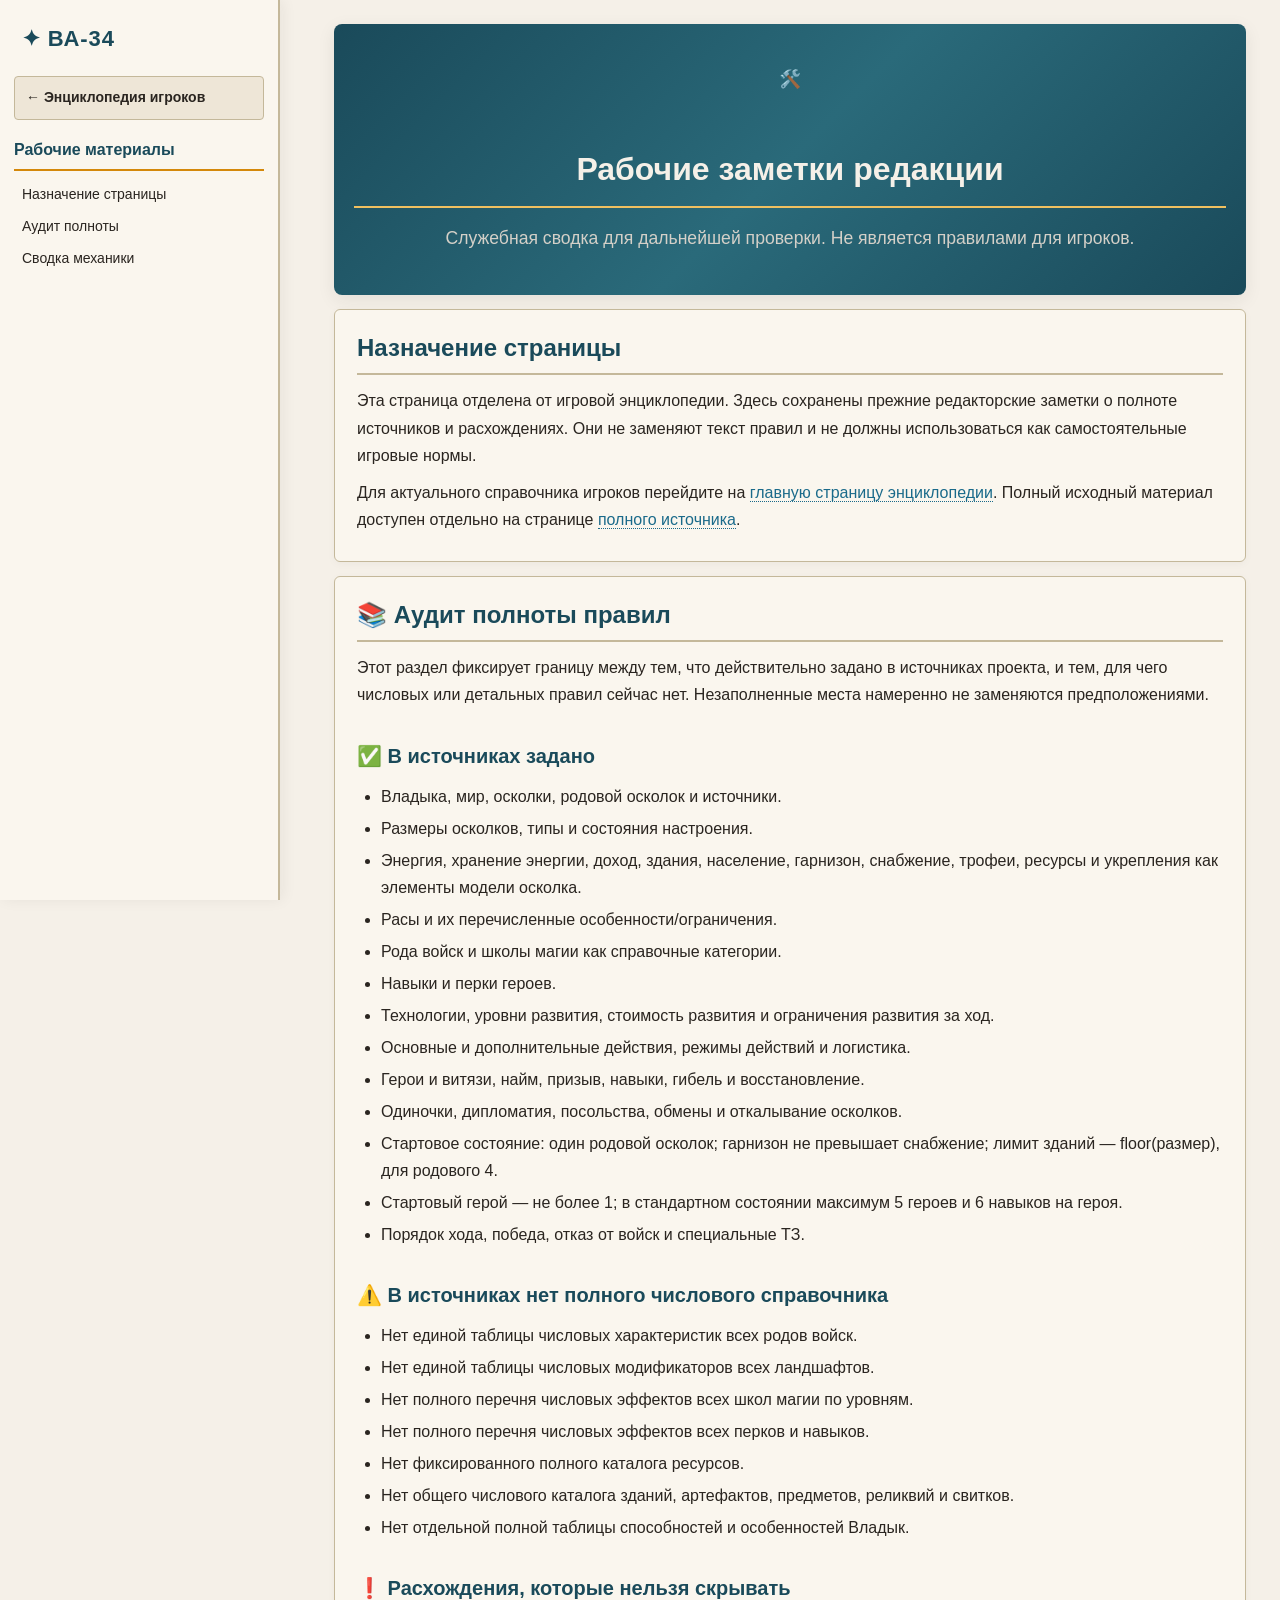
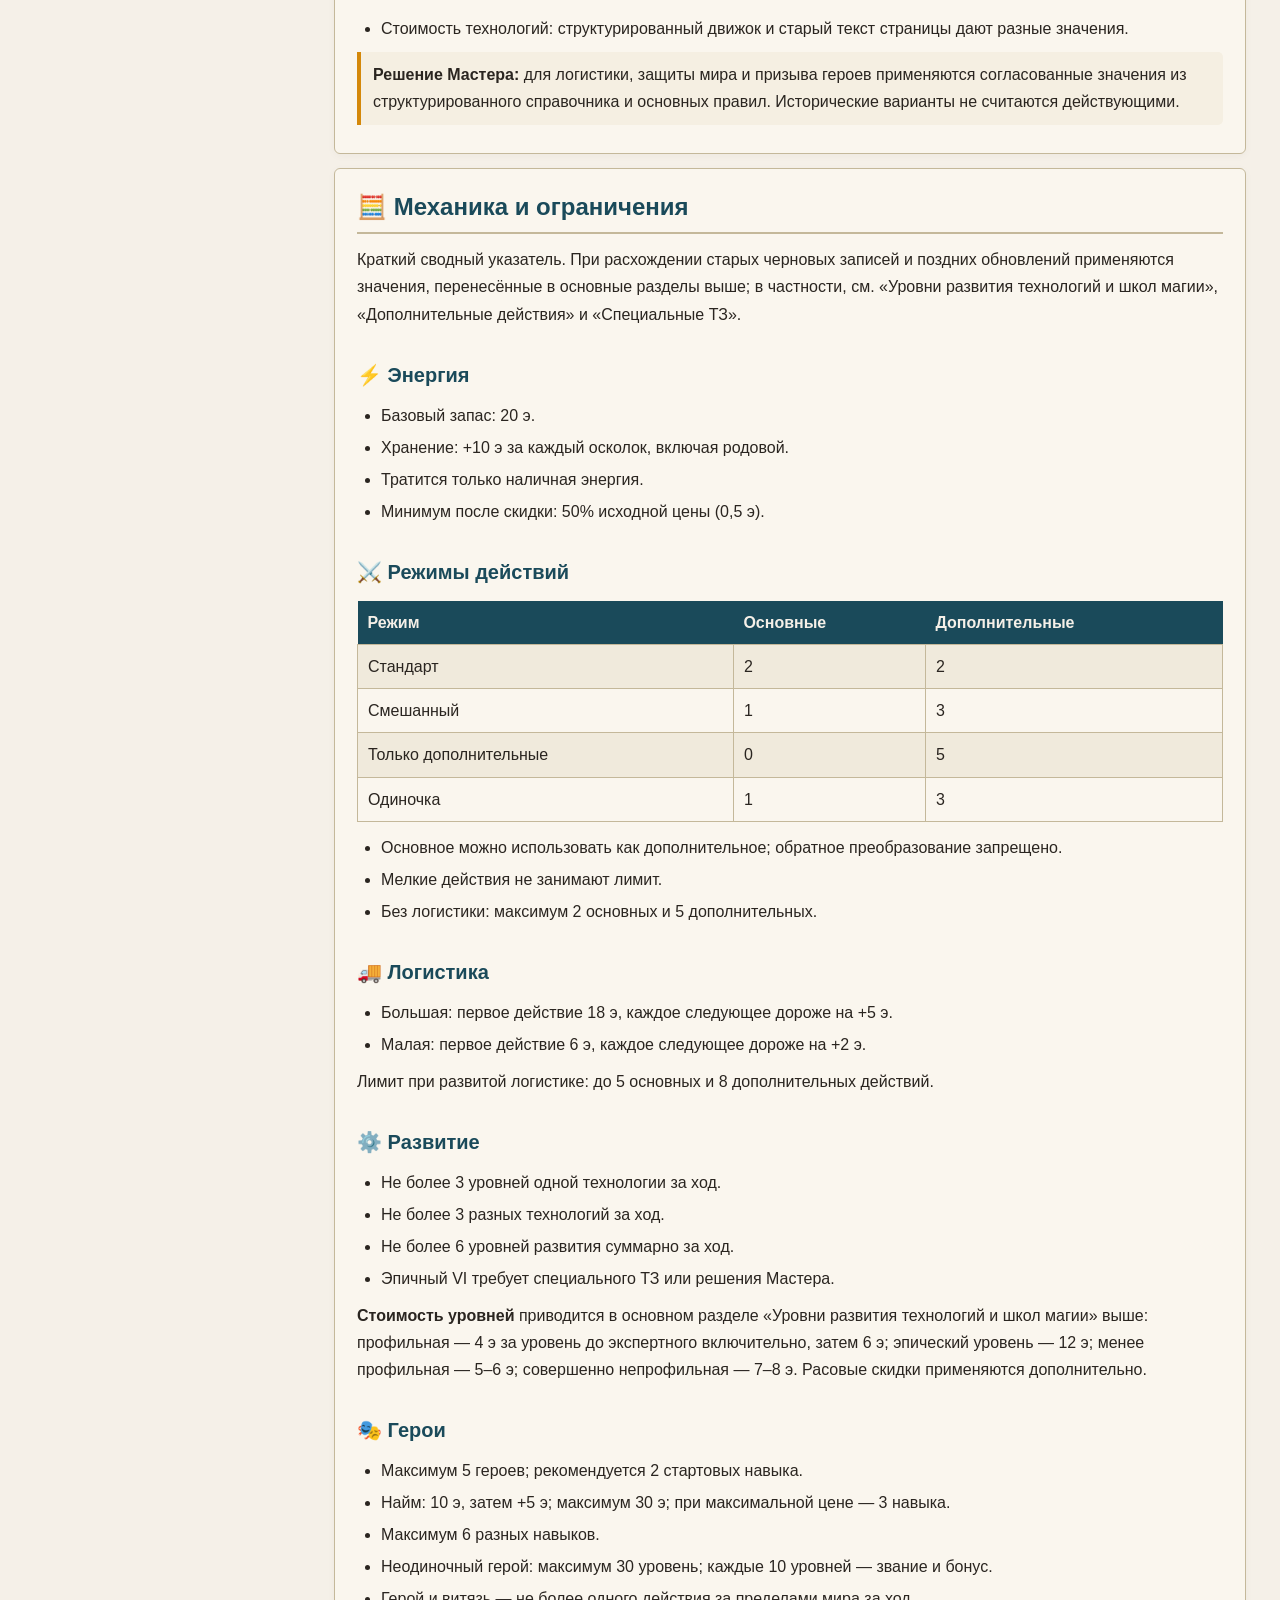
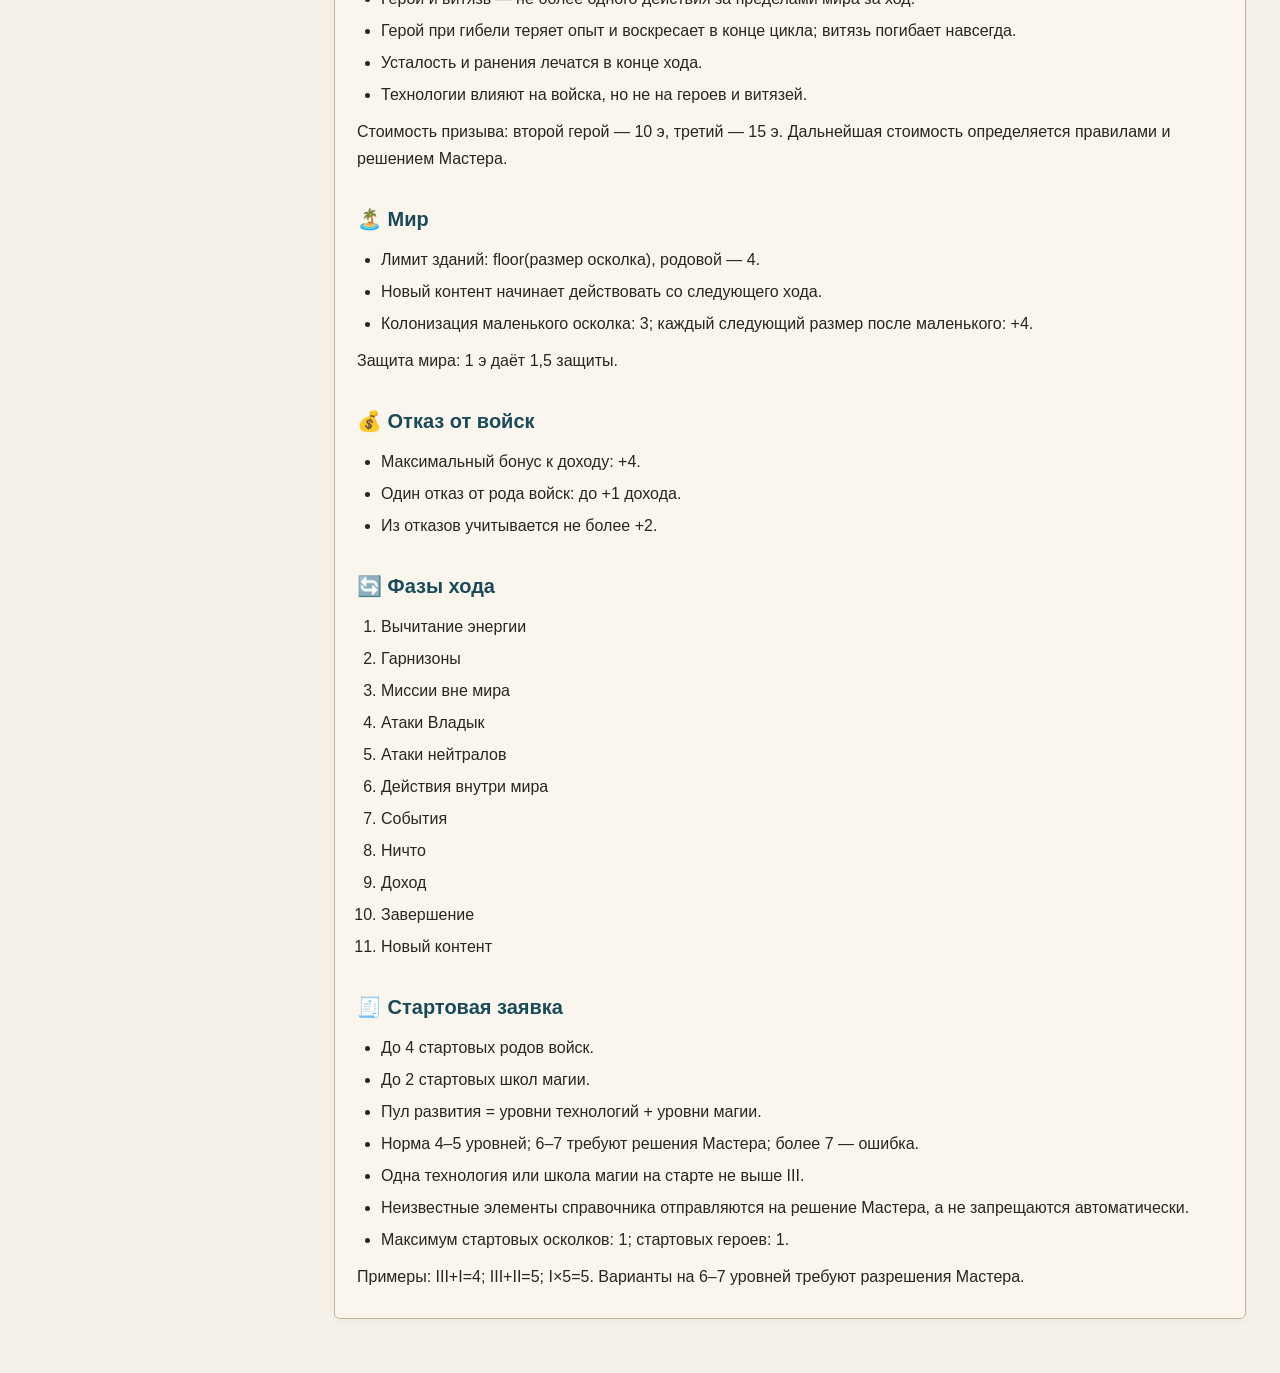
<file: editorial-notes.html>
<!DOCTYPE html>
<html lang="ru">
<head>
<meta charset="UTF-8">
<meta name="viewport" content="width=device-width, initial-scale=1.0">
<meta name="robots" content="noindex,nofollow">
<title>VA-34 — Рабочие заметки редакции</title>
<link rel="stylesheet" href="styles.css">
</head>
<body class="source-page">
<nav class="nav-panel source-nav">
  <div class="nav-brand">✦ ВА-34</div>
  <a class="nav-action" href="index.html">← Энциклопедия игроков</a>
  <div class="nav-title">Рабочие материалы</div>
  <a href="#editorial-top">Назначение страницы</a>
  <a href="#coverage">Аудит полноты</a>
  <a href="#mechanics">Сводка механики</a>
</nav>
<main class="main-content source-main">
  <div class="header-block">
    <p>🛠️</p>
    <h1>Рабочие заметки редакции</h1>
    <p>Служебная сводка для дальнейшей проверки. Не является правилами для игроков.</p>
  </div>
  <section id="editorial-top" class="section">
    <h2>Назначение страницы</h2>
    <p>Эта страница отделена от игровой энциклопедии. Здесь сохранены прежние редакторские заметки о полноте источников и расхождениях. Они не заменяют текст правил и не должны использоваться как самостоятельные игровые нормы.</p>
    <p>Для актуального справочника игроков перейдите на <a href="index.html">главную страницу энциклопедии</a>. Полный исходный материал доступен отдельно на странице <a href="source.html">полного источника</a>.</p>
  </section>
  <section id="coverage" class="section">
<h2>📚 Аудит полноты правил</h2>
<p>Этот раздел фиксирует границу между тем, что действительно задано в источниках проекта, и тем, для чего числовых или детальных правил сейчас нет. Незаполненные места намеренно не заменяются предположениями.</p>
<h3>✅ В источниках задано</h3>
<ul>
<li>Владыка, мир, осколки, родовой осколок и источники.</li>
<li>Размеры осколков, типы и состояния настроения.</li>
<li>Энергия, хранение энергии, доход, здания, население, гарнизон, снабжение, трофеи, ресурсы и укрепления как элементы модели осколка.</li>
<li>Расы и их перечисленные особенности/ограничения.</li>
<li>Рода войск и школы магии как справочные категории.</li>
<li>Навыки и перки героев.</li>
<li>Технологии, уровни развития, стоимость развития и ограничения развития за ход.</li>
<li>Основные и дополнительные действия, режимы действий и логистика.</li>
<li>Герои и витязи, найм, призыв, навыки, гибель и восстановление.</li>
<li>Одиночки, дипломатия, посольства, обмены и откалывание осколков.</li>
<li>Стартовое состояние: один родовой осколок; гарнизон не превышает снабжение; лимит зданий — floor(размер), для родового 4.</li>
<li>Стартовый герой — не более 1; в стандартном состоянии максимум 5 героев и 6 навыков на героя.</li>
<li>Порядок хода, победа, отказ от войск и специальные ТЗ.</li>
</ul>
<h3>⚠️ В источниках нет полного числового справочника</h3>
<ul>
<li>Нет единой таблицы числовых характеристик всех родов войск.</li>
<li>Нет единой таблицы числовых модификаторов всех ландшафтов.</li>
<li>Нет полного перечня числовых эффектов всех школ магии по уровням.</li>
<li>Нет полного перечня числовых эффектов всех перков и навыков.</li>
<li>Нет фиксированного полного каталога ресурсов.</li>
<li>Нет общего числового каталога зданий, артефактов, предметов, реликвий и свитков.</li>
<li>Нет отдельной полной таблицы способностей и особенностей Владык.</li>
</ul>
<h3>❗ Расхождения, которые нельзя скрывать</h3>
<ul>
<li>Стоимость технологий: структурированный движок и старый текст страницы дают разные значения.</li>



</ul>
<p class="notice"><strong>Решение Мастера:</strong> для логистики, защиты мира и призыва героев применяются согласованные значения из структурированного справочника и основных правил. Исторические варианты не считаются действующими.</p>
</section>

<section id="mechanics" class="section">
<h2>🧮 Механика и ограничения</h2>
<p>Краткий сводный указатель. При расхождении старых черновых записей и поздних обновлений применяются значения, перенесённые в основные разделы выше; в частности, см. «Уровни развития технологий и школ магии», «Дополнительные действия» и «Специальные ТЗ».</p>
<h3>⚡ Энергия</h3>
<ul><li>Базовый запас: 20 э.</li><li>Хранение: +10 э за каждый осколок, включая родовой.</li><li>Тратится только наличная энергия.</li><li>Минимум после скидки: 50% исходной цены (0,5 э).</li></ul>
<h3>⚔️ Режимы действий</h3>
<table><tr><th>Режим</th><th>Основные</th><th>Дополнительные</th></tr><tr><td>Стандарт</td><td>2</td><td>2</td></tr><tr><td>Смешанный</td><td>1</td><td>3</td></tr><tr><td>Только дополнительные</td><td>0</td><td>5</td></tr><tr><td>Одиночка</td><td>1</td><td>3</td></tr></table>
<ul><li>Основное можно использовать как дополнительное; обратное преобразование запрещено.</li><li>Мелкие действия не занимают лимит.</li><li>Без логистики: максимум 2 основных и 5 дополнительных.</li></ul>
<h3>🚚 Логистика</h3>
<ul><li>Большая: первое действие 18 э, каждое следующее дороже на +5 э.</li><li>Малая: первое действие 6 э, каждое следующее дороже на +2 э.</li></ul>
<p>Лимит при развитой логистике: до 5 основных и 8 дополнительных действий.</p>
<h3>⚙️ Развитие</h3>
<ul><li>Не более 3 уровней одной технологии за ход.</li><li>Не более 3 разных технологий за ход.</li><li>Не более 6 уровней развития суммарно за ход.</li><li>Эпичный VI требует специального ТЗ или решения Мастера.</li></ul>
<p><strong>Стоимость уровней</strong> приводится в основном разделе «Уровни развития технологий и школ магии» выше: профильная — 4 э за уровень до экспертного включительно, затем 6 э; эпический уровень — 12 э; менее профильная — 5–6 э; совершенно непрофильная — 7–8 э. Расовые скидки применяются дополнительно.</p>
<h3>🎭 Герои</h3>
<ul><li>Максимум 5 героев; рекомендуется 2 стартовых навыка.</li><li>Найм: 10 э, затем +5 э; максимум 30 э; при максимальной цене — 3 навыка.</li><li>Максимум 6 разных навыков.</li><li>Неодиночный герой: максимум 30 уровень; каждые 10 уровней — звание и бонус.</li><li>Герой и витязь — не более одного действия за пределами мира за ход.</li><li>Герой при гибели теряет опыт и воскресает в конце цикла; витязь погибает навсегда.</li><li>Усталость и ранения лечатся в конце хода.</li><li>Технологии влияют на войска, но не на героев и витязей.</li></ul>
<p>Стоимость призыва: второй герой — 10 э, третий — 15 э. Дальнейшая стоимость определяется правилами и решением Мастера.</p>
<h3>🏝️ Мир</h3>
<ul><li>Лимит зданий: floor(размер осколка), родовой — 4.</li><li>Новый контент начинает действовать со следующего хода.</li><li>Колонизация маленького осколка: 3; каждый следующий размер после маленького: +4.</li></ul>
<p>Защита мира: 1 э даёт 1,5 защиты.</p>
<h3>💰 Отказ от войск</h3>
<ul><li>Максимальный бонус к доходу: +4.</li><li>Один отказ от рода войск: до +1 дохода.</li><li>Из отказов учитывается не более +2.</li></ul>
<h3>🔄 Фазы хода</h3>
<ol><li>Вычитание энергии</li><li>Гарнизоны</li><li>Миссии вне мира</li><li>Атаки Владык</li><li>Атаки нейтралов</li><li>Действия внутри мира</li><li>События</li><li>Ничто</li><li>Доход</li><li>Завершение</li><li>Новый контент</li></ol>
<h3>🧾 Стартовая заявка</h3>
<ul><li>До 4 стартовых родов войск.</li><li>До 2 стартовых школ магии.</li><li>Пул развития = уровни технологий + уровни магии.</li><li>Норма 4–5 уровней; 6–7 требуют решения Мастера; более 7 — ошибка.</li><li>Одна технология или школа магии на старте не выше III.</li><li>Неизвестные элементы справочника отправляются на решение Мастера, а не запрещаются автоматически.</li><li>Максимум стартовых осколков: 1; стартовых героев: 1.</li></ul>
<p>Примеры: III+I=4; III+II=5; I×5=5. Варианты на 6–7 уровней требуют разрешения Мастера.</p>
</section>
</main>
</body>
</html>
</file>
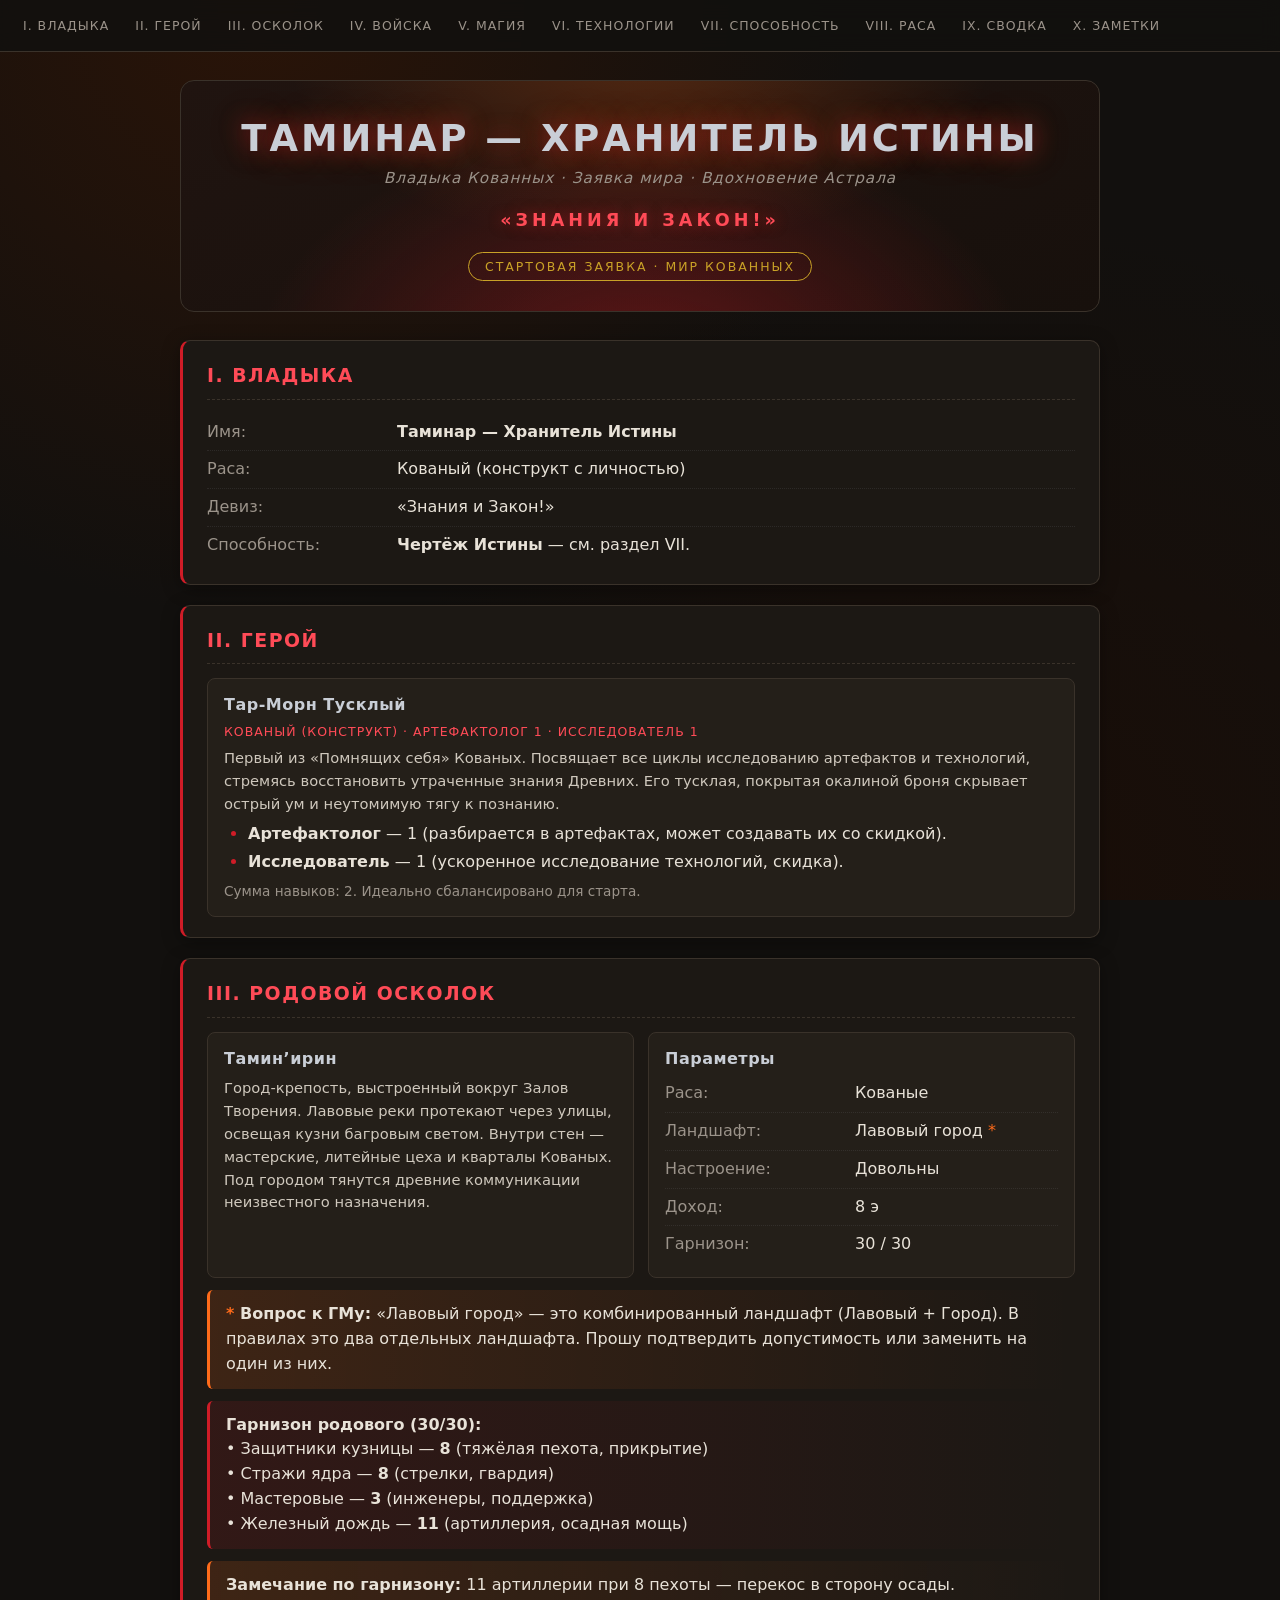
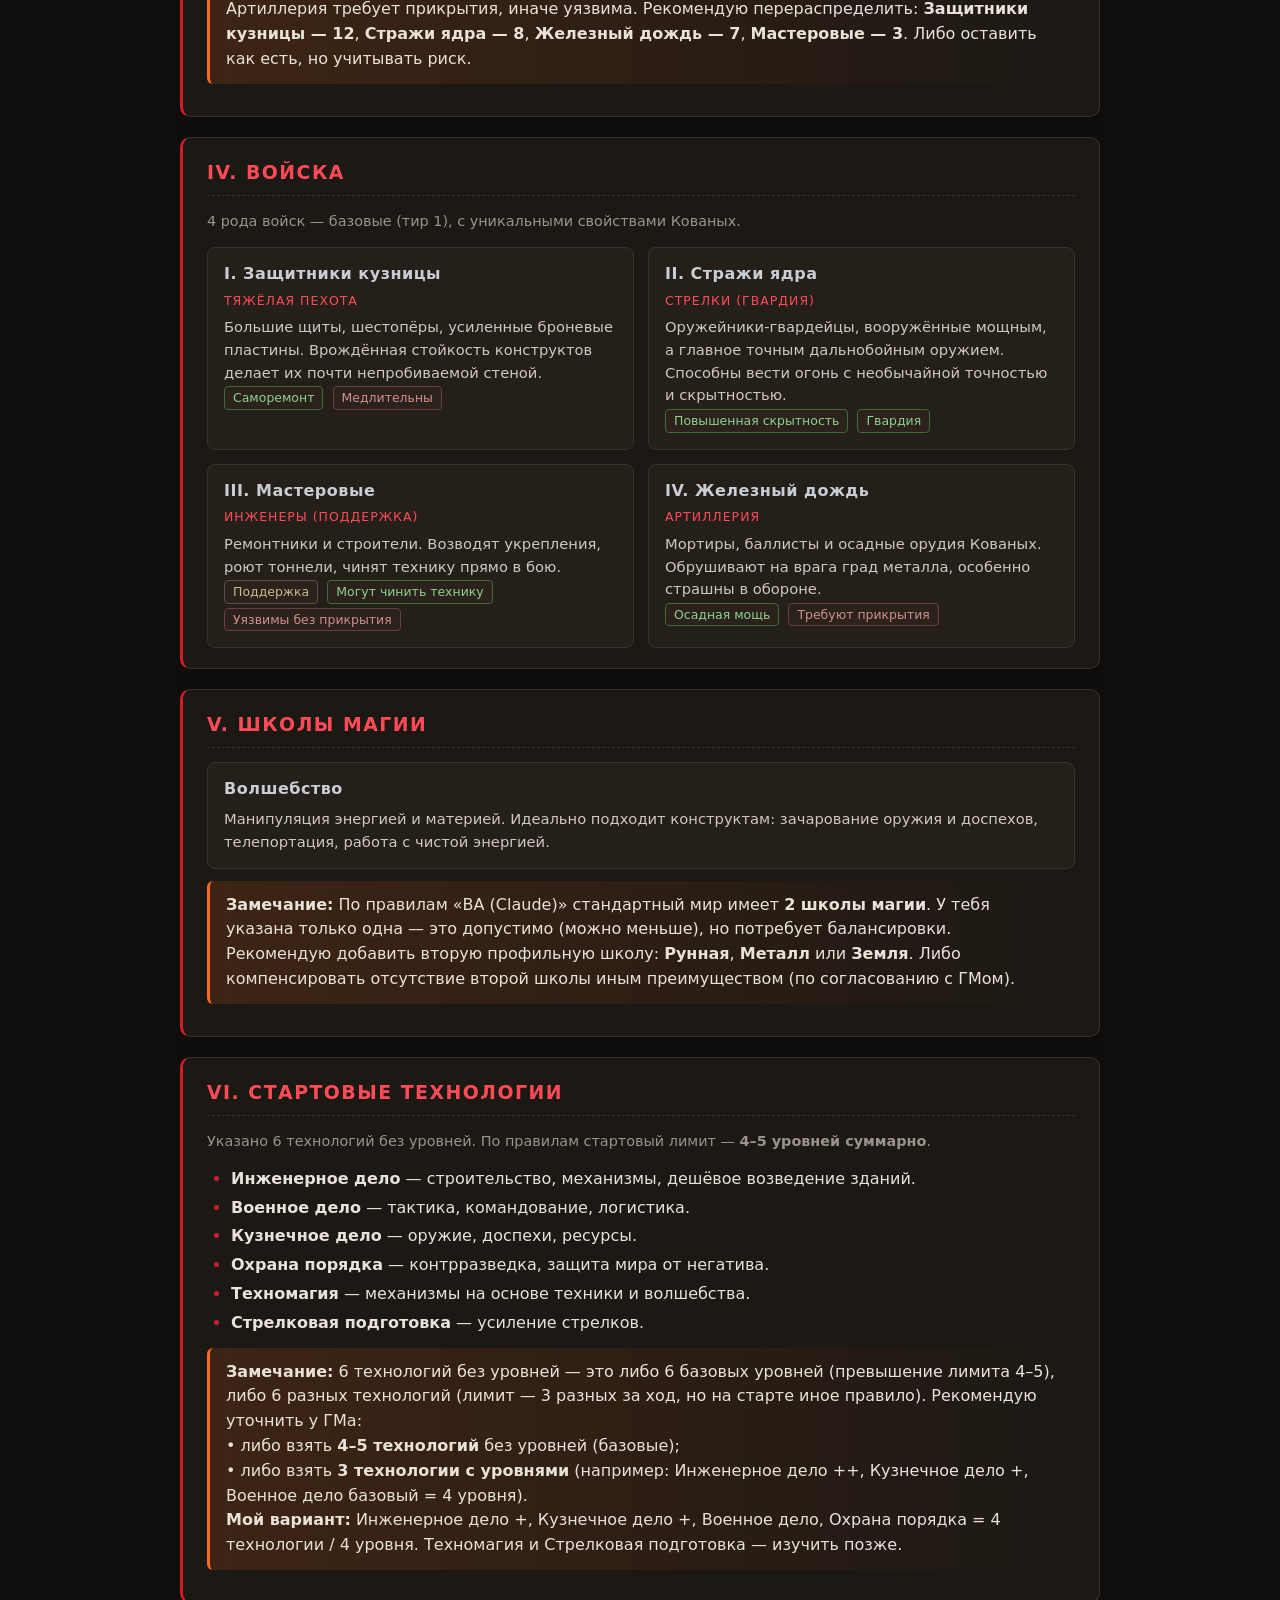
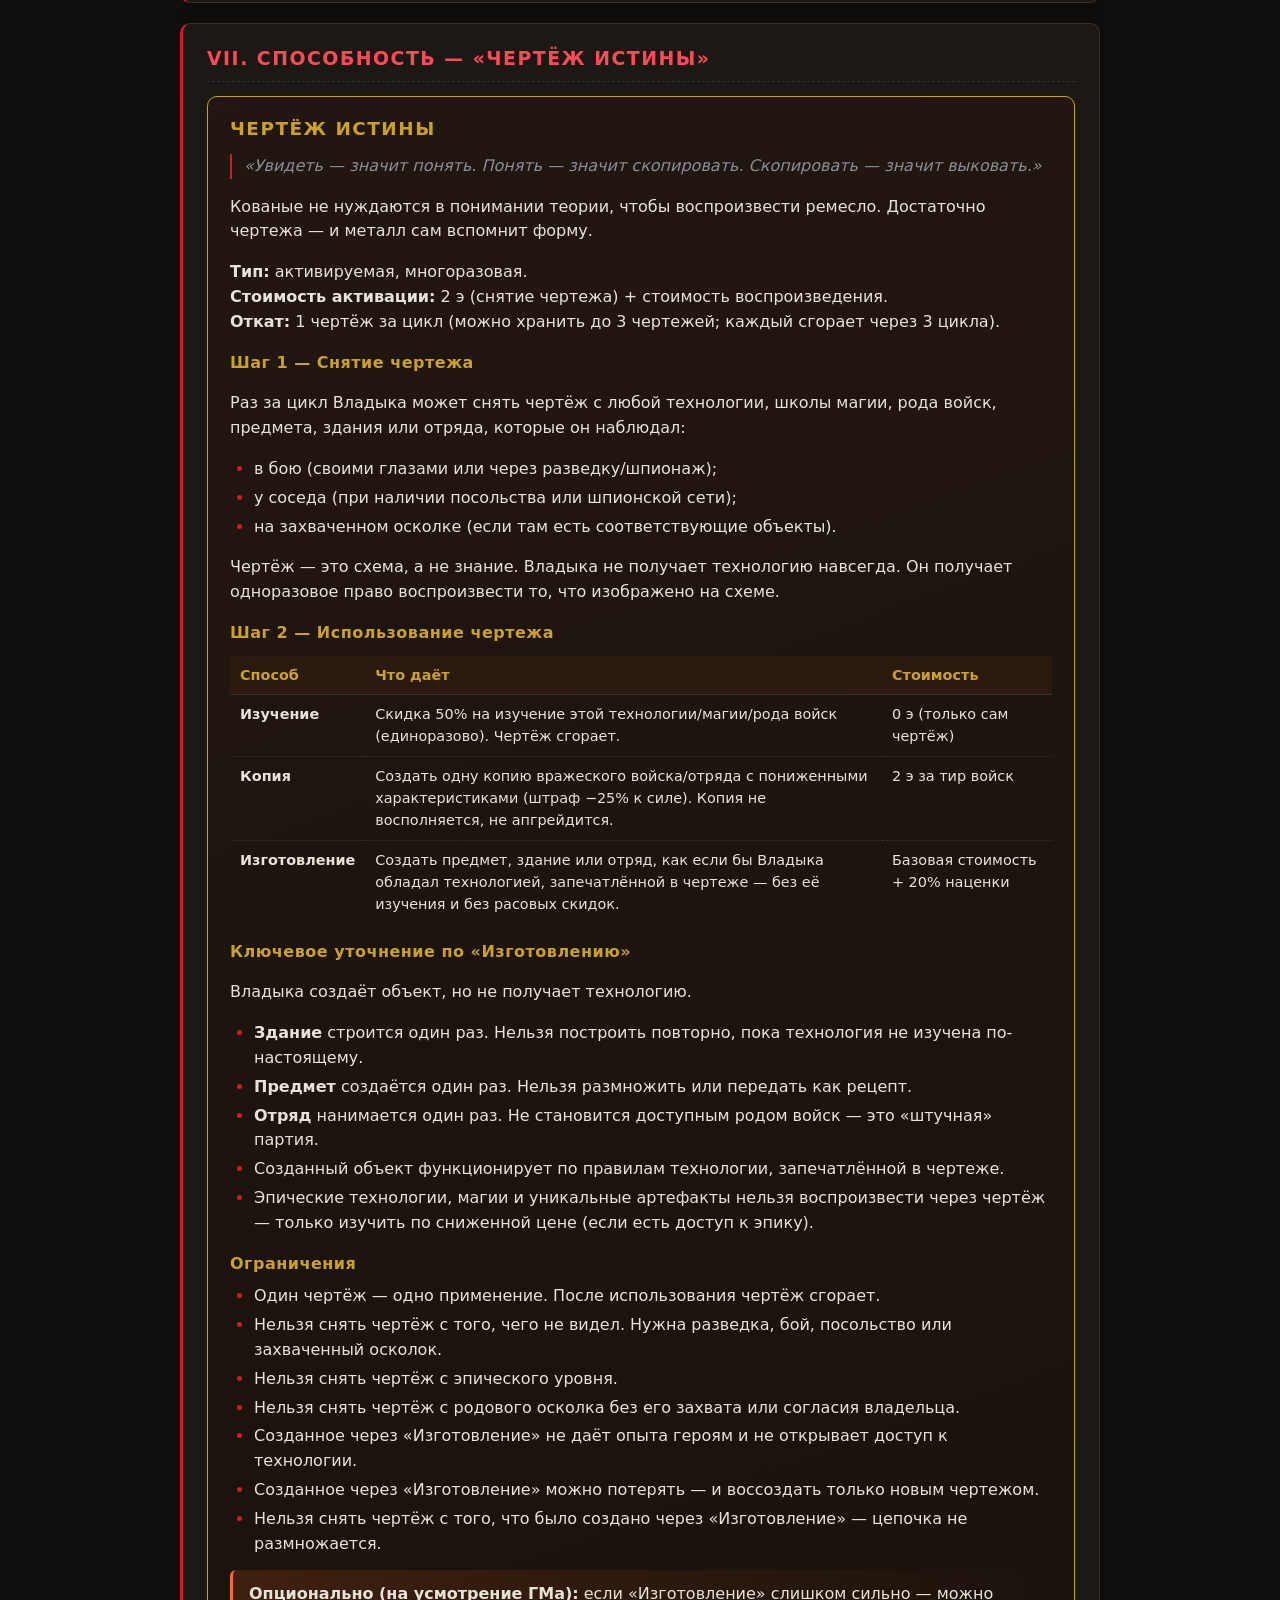
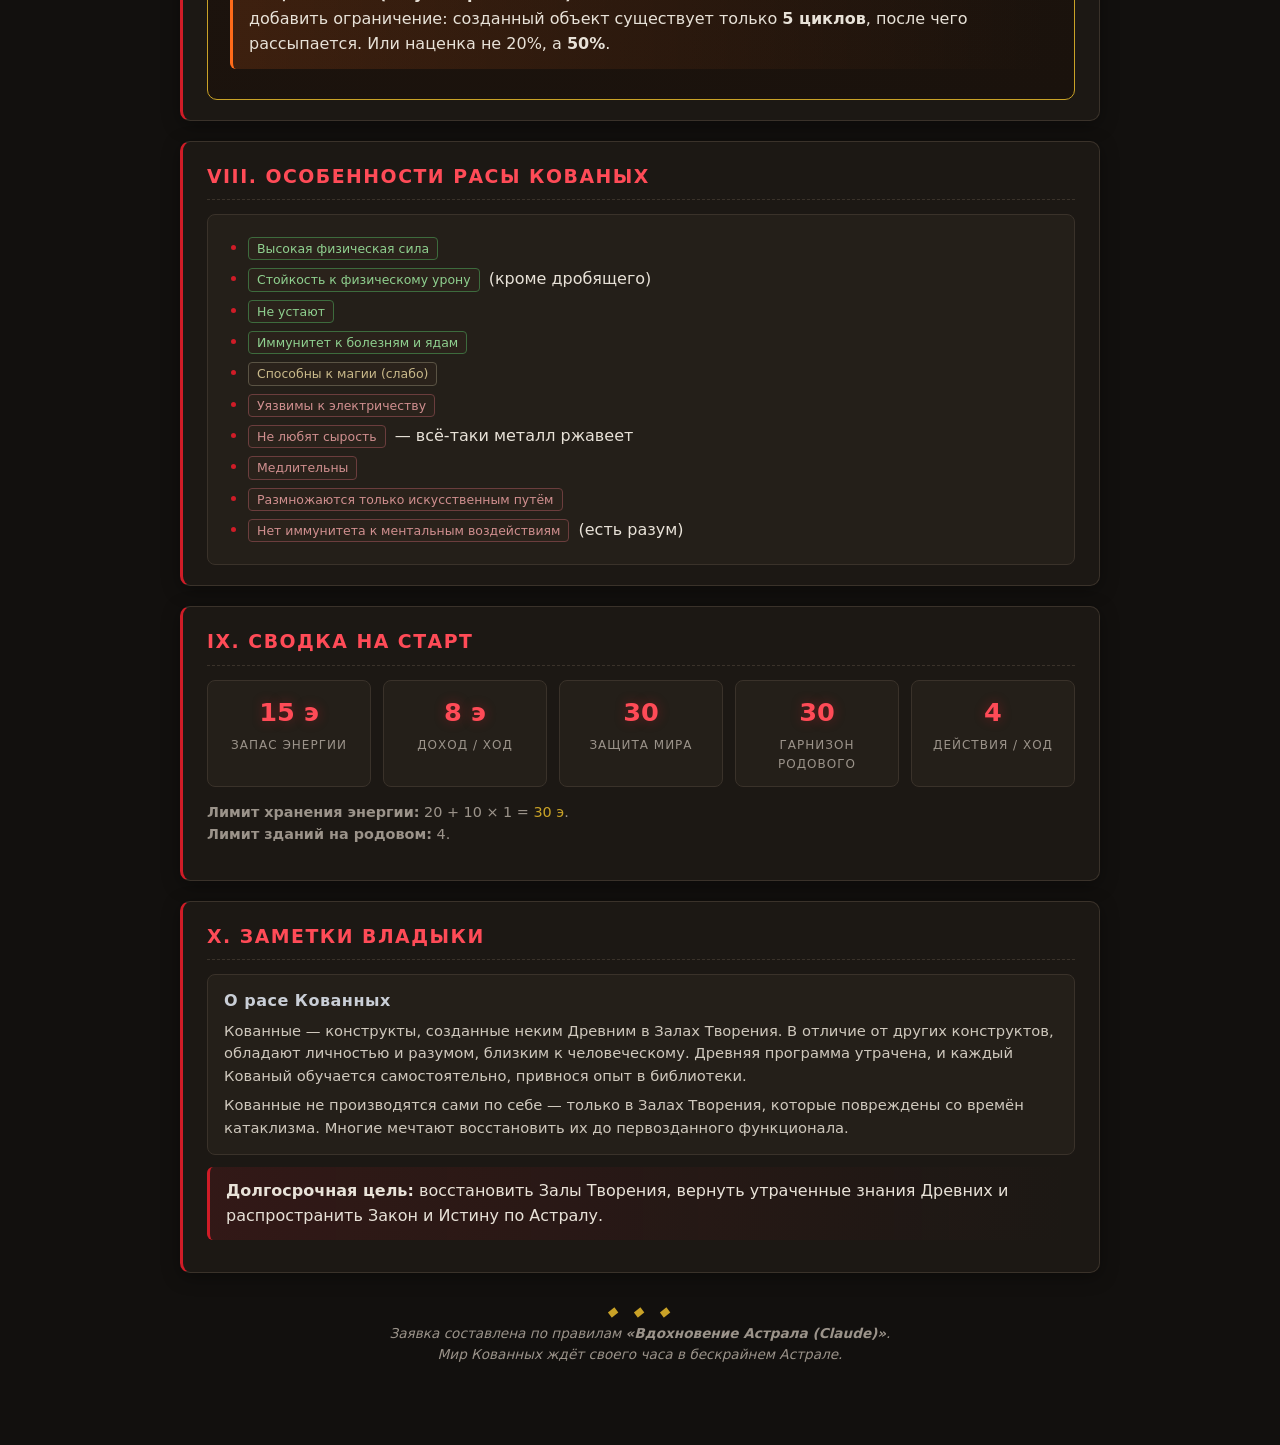
<file: GH_R1.html>
<!DOCTYPE html>
<html lang="ru">
<head>
<meta charset="UTF-8">
<meta name="viewport" content="width=device-width, initial-scale=1">
<title>ТАМИНАР — Хранитель Истины · Заявка мира Кованных</title>
<meta name="description" content="Заявка Владыки Таминара — Хранителя Истины. Мир Кованных, родовой осколок Тамин’ирин, способность «Чертёж Истины». Вдохновение Астрала.">
<meta name="theme-color" content="#12100e">
<meta name="color-scheme" content="dark">

<!-- Open Graph -->
<meta property="og:type" content="website">
<meta property="og:title" content="ТАМИНАР — Хранитель Истины">
<meta property="og:description" content="«Знания и Закон!» — заявка мира Кованных для «Вдохновения Астрала».">
<meta property="og:locale" content="ru_RU">

<link rel="icon" href="data:image/svg+xml,<svg xmlns='http://www.w3.org/2000/svg' viewBox='0 0 100 100'><text y='.9em' font-size='90'>⚙️</text></svg>">

<style>
  :root{
    --bg:#12100e;
    --panel:#1c1814;
    --panel2:#241f19;
    --steel:#8a8f96;
    --steel-light:#c9ced6;
    --ember:#cf1c27;
    --ember-glow:#ff4b57;
    --gold:#c9a227;
    --text:#e8e2d8;
    --muted:#9b938a;
    --border:#3a322a;
    --lava:#ff6b1a;
    --nav-h:52px;
  }
  *{box-sizing:border-box;}
  html{scroll-behavior:smooth;}
  body{
    margin:0;
    padding:0;
    background:
      radial-gradient(circle at 20% 0%, #2a1408 0%, transparent 45%),
      radial-gradient(circle at 80% 100%, #1a0e08 0%, transparent 50%),
      var(--bg);
    background-attachment:fixed;
    color:var(--text);
    font-family:"Segoe UI", "Trebuchet MS", system-ui, -apple-system, sans-serif;
    line-height:1.55;
    min-height:100vh;
    -webkit-text-size-adjust:100%;
  }
  ::selection{background:var(--ember); color:#fff;}

  /* ---------- Навигация ---------- */
  .nav{
    position:sticky;
    top:0;
    z-index:50;
    height:var(--nav-h);
    display:flex;
    align-items:center;
    gap:4px;
    padding:0 12px;
    overflow-x:auto;
    scrollbar-width:none;
    background:rgba(18,16,14,.88);
    backdrop-filter:blur(10px);
    -webkit-backdrop-filter:blur(10px);
    border-bottom:1px solid var(--border);
  }
  .nav::-webkit-scrollbar{display:none;}
  .nav a{
    flex:0 0 auto;
    color:var(--muted);
    text-decoration:none;
    font-size:.78rem;
    letter-spacing:1px;
    text-transform:uppercase;
    padding:6px 10px;
    border-radius:6px;
    border:1px solid transparent;
    white-space:nowrap;
    transition:.2s;
  }
  .nav a:hover,.nav a:focus-visible{
    color:var(--ember-glow);
    border-color:var(--border);
    background:var(--panel);
    outline:none;
  }

  .wrap{
    max-width:960px;
    margin:0 auto;
    padding:28px 20px 80px;
  }

  /* ---------- Шапка ---------- */
  header{
    text-align:center;
    padding:36px 20px 30px;
    border:1px solid var(--border);
    background:linear-gradient(160deg, #201410, #17100c);
    border-radius:14px;
    position:relative;
    overflow:hidden;
    margin-bottom:28px;
  }
  header::before{
    content:"";
    position:absolute; inset:0;
    background:
      radial-gradient(ellipse at 50% 130%, rgba(207,28,39,.4), transparent 60%),
      radial-gradient(ellipse at 50% -20%, rgba(255,107,26,.25), transparent 55%);
    pointer-events:none;
  }
  header h1{
    margin:0 0 6px;
    font-size:clamp(1.45rem, 5vw, 2.3rem);
    letter-spacing:3px;
    color:var(--steel-light);
    text-shadow:0 0 22px rgba(207,28,39,.55), 0 0 40px rgba(255,107,26,.25);
    position:relative;
    line-height:1.2;
  }
  header .sub{
    color:var(--muted);
    font-style:italic;
    letter-spacing:1px;
    position:relative;
    font-size:.95rem;
  }
  header .motto{
    margin-top:16px;
    color:var(--ember-glow);
    font-weight:700;
    letter-spacing:4px;
    font-size:clamp(.9rem, 3.4vw, 1.1rem);
    position:relative;
    text-transform:uppercase;
    text-shadow:0 0 14px rgba(207,28,39,.6);
  }
  .badge{
    display:inline-block;
    margin-top:18px;
    padding:4px 16px;
    border:1px solid var(--gold);
    border-radius:20px;
    color:var(--gold);
    font-size:.78rem;
    letter-spacing:2px;
    text-transform:uppercase;
    position:relative;
  }

  /* ---------- Секции ---------- */
  section{
    background:var(--panel);
    border:1px solid var(--border);
    border-left:3px solid var(--ember);
    border-radius:10px;
    padding:20px 24px;
    margin-bottom:20px;
    box-shadow:0 4px 18px rgba(0,0,0,.35);
    scroll-margin-top:calc(var(--nav-h) + 12px);
  }
  section h2{
    margin:0 0 14px;
    font-size:1.18rem;
    color:var(--ember-glow);
    letter-spacing:1.5px;
    text-transform:uppercase;
    border-bottom:1px dashed var(--border);
    padding-bottom:8px;
  }
  section h3{
    color:var(--gold);
    margin:16px 0 8px;
    font-size:1rem;
    letter-spacing:.5px;
  }
  .row{
    display:flex;
    gap:10px;
    padding:6px 0;
    border-bottom:1px dotted rgba(138,143,150,.15);
  }
  .row:last-child{border-bottom:none;}
  .row .label{
    color:var(--muted);
    min-width:180px;
    flex-shrink:0;
  }
  .row .val{color:var(--text);}
  ul{margin:6px 0 6px 4px; padding-left:20px;}
  li{margin:4px 0;}
  li::marker{color:var(--ember);}

  .grid2{
    display:grid;
    grid-template-columns:1fr 1fr;
    gap:14px;
  }
  .card{
    background:var(--panel2);
    border:1px solid var(--border);
    border-radius:8px;
    padding:14px 16px;
  }
  .card .title{
    color:var(--steel-light);
    font-weight:700;
    letter-spacing:.5px;
    margin-bottom:4px;
  }
  .card .type{
    font-size:.78rem;
    color:var(--ember-glow);
    text-transform:uppercase;
    letter-spacing:1px;
  }
  .card p{margin:6px 0 0; font-size:.92rem; color:#cfc8bd;}

  .tag{
    display:inline-block;
    background:#2a221b;
    border:1px solid var(--border);
    border-radius:4px;
    padding:1px 8px;
    font-size:.78rem;
    color:var(--steel);
    margin:2px 4px 2px 0;
  }
  .tag.pos{border-color:#3d6b3d; color:#8fd08f;}
  .tag.neg{border-color:#6b3d3d; color:#d08f8f;}
  .tag.neu{border-color:#5a5344; color:#c9b98a;}

  .highlight{
    background:linear-gradient(90deg, rgba(207,28,39,.12), transparent);
    border-left:3px solid var(--ember);
    padding:12px 16px;
    border-radius:6px;
    margin:12px 0;
  }
  .highlight.warn{
    background:linear-gradient(90deg, rgba(255,107,26,.15), transparent);
    border-left-color:var(--lava);
  }

  .stat-block{
    display:grid;
    grid-template-columns:repeat(auto-fit, minmax(120px,1fr));
    gap:12px;
    margin-top:8px;
  }
  .stat{
    background:var(--panel2);
    border:1px solid var(--border);
    border-radius:8px;
    padding:12px;
    text-align:center;
  }
  .stat .num{
    font-size:1.6rem;
    color:var(--ember-glow);
    font-weight:700;
    text-shadow:0 0 12px rgba(207,28,39,.4);
  }
  .stat .lbl{
    font-size:.75rem;
    color:var(--muted);
    text-transform:uppercase;
    letter-spacing:1px;
    margin-top:4px;
  }

  .footer-note{
    text-align:center;
    color:var(--muted);
    font-size:.85rem;
    margin-top:28px;
    font-style:italic;
  }
  .rune{
    font-family:ui-monospace, "Cascadia Code", Consolas, monospace;
    color:var(--gold);
    letter-spacing:4px;
  }

  /* ---------- Блок способности ---------- */
  .ability-block{
    background:linear-gradient(160deg, #221610, #1a120c);
    border:1px solid var(--gold);
    border-radius:10px;
    padding:18px 22px;
    margin-top:10px;
  }
  .ability-block .ability-title{
    color:var(--gold);
    font-size:1.15rem;
    font-weight:700;
    letter-spacing:1.5px;
    margin-bottom:8px;
    text-transform:uppercase;
  }
  .ability-block .ability-quote{
    font-style:italic;
    color:var(--steel);
    border-left:2px solid var(--ember);
    padding-left:12px;
    margin:10px 0;
  }
  .table-scroll{
    overflow-x:auto;
    -webkit-overflow-scrolling:touch;
    margin:10px 0;
  }
  .ability-block table{
    width:100%;
    min-width:520px;
    border-collapse:collapse;
    font-size:.9rem;
  }
  .ability-block table th{
    background:#2a1a10;
    color:var(--gold);
    padding:8px 10px;
    text-align:left;
    border-bottom:1px solid var(--border);
    font-weight:600;
  }
  .ability-block table td{
    padding:8px 10px;
    border-bottom:1px dotted var(--border);
    vertical-align:top;
  }
  .ability-block table tr:last-child td{border-bottom:none;}

  .num-badge{
    display:inline-block;
    width:22px; height:22px;
    line-height:22px;
    text-align:center;
    border-radius:50%;
    background:var(--ember);
    color:#fff;
    font-size:.78rem;
    font-weight:700;
    margin-right:8px;
  }

  /* ---------- Адаптив ---------- */
  @media (max-width:640px){
    .wrap{padding:20px 14px 60px;}
    .grid2{grid-template-columns:1fr;}
    section{padding:16px 16px;}
    .row{flex-direction:column;gap:2px;}
    .row .label{min-width:0;}
    .ability-block{padding:14px 16px;}
  }

  @media (prefers-reduced-motion:reduce){
    html{scroll-behavior:auto;}
    *{transition:none !important; animation:none !important;}
  }
</style>
</head>
<body>

<!-- Навигация -->
<nav class="nav" aria-label="Разделы заявки">
  <a href="#lord">I. Владыка</a>
  <a href="#hero">II. Герой</a>
  <a href="#shard">III. Осколок</a>
  <a href="#troops">IV. Войска</a>
  <a href="#magic">V. Магия</a>
  <a href="#tech">VI. Технологии</a>
  <a href="#ability">VII. Способность</a>
  <a href="#race">VIII. Раса</a>
  <a href="#summary">IX. Сводка</a>
  <a href="#notes">X. Заметки</a>
</nav>

<div class="wrap">

  <header>
    <h1>ТАМИНАР — ХРАНИТЕЛЬ ИСТИНЫ</h1>
    <div class="sub">Владыка Кованных · Заявка мира · Вдохновение Астрала</div>
    <div class="motto">«Знания и Закон!»</div>
    <div class="badge">Стартовая заявка · Мир Кованных</div>
  </header>

  <!-- 1. Владыка -->
  <section id="lord">
    <h2>I. Владыка</h2>
    <div class="row"><span class="label">Имя:</span><span class="val"><b>Таминар — Хранитель Истины</b></span></div>
    <div class="row"><span class="label">Раса:</span><span class="val">Кованый (конструкт с личностью)</span></div>
    <div class="row"><span class="label">Девиз:</span><span class="val">«Знания и Закон!»</span></div>
    <div class="row"><span class="label">Способность:</span><span class="val"><b>Чертёж Истины</b> — см. раздел VII.</span></div>
  </section>

  <!-- 2. Герой -->
  <section id="hero">
    <h2>II. Герой</h2>
    <div class="card">
      <div class="title">Тар-Морн Тусклый</div>
      <div class="type">Кованый (конструкт) · Артефактолог 1 · Исследователь 1</div>
      <p>Первый из «Помнящих себя» Кованых. Посвящает все циклы исследованию артефактов и технологий, стремясь восстановить утраченные знания Древних. Его тусклая, покрытая окалиной броня скрывает острый ум и неутомимую тягу к познанию.</p>
      <ul>
        <li><b>Артефактолог</b> — 1 (разбирается в артефактах, может создавать их со скидкой).</li>
        <li><b>Исследователь</b> — 1 (ускоренное исследование технологий, скидка).</li>
      </ul>
      <p style="color:var(--muted); font-size:.85rem;">Сумма навыков: 2. Идеально сбалансировано для старта.</p>
    </div>
  </section>

  <!-- 3. Родовой -->
  <section id="shard">
    <h2>III. Родовой осколок</h2>
    <div class="grid2">
      <div class="card">
        <div class="title">Тамин’ирин</div>
        <p>Город-крепость, выстроенный вокруг Залов Творения. Лавовые реки протекают через улицы, освещая кузни багровым светом. Внутри стен — мастерские, литейные цеха и кварталы Кованых. Под городом тянутся древние коммуникации неизвестного назначения.</p>
      </div>
      <div class="card">
        <div class="title">Параметры</div>
        <div class="row"><span class="label">Раса:</span><span class="val">Кованые</span></div>
        <div class="row"><span class="label">Ландшафт:</span><span class="val">Лавовый город <span style="color:var(--lava);">*</span></span></div>
        <div class="row"><span class="label">Настроение:</span><span class="val">Довольны</span></div>
        <div class="row"><span class="label">Доход:</span><span class="val">8 э</span></div>
        <div class="row"><span class="label">Гарнизон:</span><span class="val">30 / 30</span></div>
      </div>
    </div>
    <div class="highlight warn">
      <b><span style="color:var(--lava);">*</span> Вопрос к ГМу:</b> «Лавовый город» — это комбинированный ландшафт (Лавовый + Город). В правилах это два отдельных ландшафта. Прошу подтвердить допустимость или заменить на один из них.
    </div>
    <div class="highlight">
      <b>Гарнизон родового (30/30):</b><br>
      • Защитники кузницы — <b>8</b> (тяжёлая пехота, прикрытие)<br>
      • Стражи ядра — <b>8</b> (стрелки, гвардия)<br>
      • Мастеровые — <b>3</b> (инженеры, поддержка)<br>
      • Железный дождь — <b>11</b> (артиллерия, осадная мощь)
    </div>
    <div class="highlight warn">
      <b>Замечание по гарнизону:</b> 11 артиллерии при 8 пехоты — перекос в сторону осады. Артиллерия требует прикрытия, иначе уязвима. Рекомендую перераспределить: <b>Защитники кузницы — 12</b>, <b>Стражи ядра — 8</b>, <b>Железный дождь — 7</b>, <b>Мастеровые — 3</b>. Либо оставить как есть, но учитывать риск.
    </div>
  </section>

  <!-- 4. Войска -->
  <section id="troops">
    <h2>IV. Войска</h2>
    <p style="color:var(--muted); font-size:.9rem; margin-top:0;">4 рода войск — базовые (тир 1), с уникальными свойствами Кованых.</p>
    <div class="grid2">
      <div class="card">
        <div class="title">I. Защитники кузницы</div>
        <div class="type">Тяжёлая пехота</div>
        <p>Большие щиты, шестопёры, усиленные броневые пластины. Врождённая стойкость конструктов делает их почти непробиваемой стеной.</p>
        <span class="tag pos">Саморемонт</span>
        <span class="tag neg">Медлительны</span>
      </div>
      <div class="card">
        <div class="title">II. Стражи ядра</div>
        <div class="type">Стрелки (гвардия)</div>
        <p>Оружейники-гвардейцы, вооружённые мощным, а главное точным дальнобойным оружием. Способны вести огонь с необычайной точностью и скрытностью.</p>
        <span class="tag pos">Повышенная скрытность</span>
        <span class="tag pos">Гвардия</span>
      </div>
      <div class="card">
        <div class="title">III. Мастеровые</div>
        <div class="type">Инженеры (поддержка)</div>
        <p>Ремонтники и строители. Возводят укрепления, роют тоннели, чинят технику прямо в бою.</p>
        <span class="tag neu">Поддержка</span>
        <span class="tag pos">Могут чинить технику</span>
        <span class="tag neg">Уязвимы без прикрытия</span>
      </div>
      <div class="card">
        <div class="title">IV. Железный дождь</div>
        <div class="type">Артиллерия</div>
        <p>Мортиры, баллисты и осадные орудия Кованых. Обрушивают на врага град металла, особенно страшны в обороне.</p>
        <span class="tag pos">Осадная мощь</span>
        <span class="tag neg">Требуют прикрытия</span>
      </div>
    </div>
  </section>

  <!-- 5. Магия -->
  <section id="magic">
    <h2>V. Школы магии</h2>
    <div class="card">
      <div class="title">Волшебство</div>
      <p>Манипуляция энергией и материей. Идеально подходит конструктам: зачарование оружия и доспехов, телепортация, работа с чистой энергией.</p>
    </div>
    <div class="highlight warn">
      <b>Замечание:</b> По правилам «ВА (Claude)» стандартный мир имеет <b>2 школы магии</b>. У тебя указана только одна — это допустимо (можно меньше), но потребует балансировки. Рекомендую добавить вторую профильную школу: <b>Рунная</b>, <b>Металл</b> или <b>Земля</b>. Либо компенсировать отсутствие второй школы иным преимуществом (по согласованию с ГМом).
    </div>
  </section>

  <!-- 6. Технологии -->
  <section id="tech">
    <h2>VI. Стартовые технологии</h2>
    <p style="color:var(--muted); font-size:.9rem; margin-top:0;">Указано 6 технологий без уровней. По правилам стартовый лимит — <b>4–5 уровней суммарно</b>.</p>
    <ul>
      <li><b>Инженерное дело</b> — строительство, механизмы, дешёвое возведение зданий.</li>
      <li><b>Военное дело</b> — тактика, командование, логистика.</li>
      <li><b>Кузнечное дело</b> — оружие, доспехи, ресурсы.</li>
      <li><b>Охрана порядка</b> — контрразведка, защита мира от негатива.</li>
      <li><b>Техномагия</b> — механизмы на основе техники и волшебства.</li>
      <li><b>Стрелковая подготовка</b> — усиление стрелков.</li>
    </ul>
    <div class="highlight warn">
      <b>Замечание:</b> 6 технологий без уровней — это либо 6 базовых уровней (превышение лимита 4–5), либо 6 разных технологий (лимит — 3 разных за ход, но на старте иное правило). Рекомендую уточнить у ГМа: <br>
      • либо взять <b>4–5 технологий</b> без уровней (базовые);<br>
      • либо взять <b>3 технологии с уровнями</b> (например: Инженерное дело ++, Кузнечное дело +, Военное дело базовый = 4 уровня).<br>
      <b>Мой вариант:</b> Инженерное дело +, Кузнечное дело +, Военное дело, Охрана порядка = 4 технологии / 4 уровня. Техномагия и Стрелковая подготовка — изучить позже.
    </div>
  </section>

  <!-- 7. Способность -->
  <section id="ability">
    <h2>VII. Способность — «Чертёж Истины»</h2>
    <div class="ability-block">
      <div class="ability-title">Чертёж Истины</div>
      <div class="ability-quote">«Увидеть — значит понять. Понять — значит скопировать. Скопировать — значит выковать.»</div>
      <p>Кованые не нуждаются в понимании теории, чтобы воспроизвести ремесло. Достаточно чертежа — и металл сам вспомнит форму.</p>
      <p><b>Тип:</b> активируемая, многоразовая.<br>
      <b>Стоимость активации:</b> 2 э (снятие чертежа) + стоимость воспроизведения.<br>
      <b>Откат:</b> 1 чертёж за цикл (можно хранить до 3 чертежей; каждый сгорает через 3 цикла).</p>

      <h3>Шаг 1 — Снятие чертежа</h3>
      <p>Раз за цикл Владыка может снять чертёж с любой технологии, школы магии, рода войск, предмета, здания или отряда, которые он наблюдал:</p>
      <ul>
        <li>в бою (своими глазами или через разведку/шпионаж);</li>
        <li>у соседа (при наличии посольства или шпионской сети);</li>
        <li>на захваченном осколке (если там есть соответствующие объекты).</li>
      </ul>
      <p>Чертёж — это схема, а не знание. Владыка не получает технологию навсегда. Он получает одноразовое право воспроизвести то, что изображено на схеме.</p>

      <h3>Шаг 2 — Использование чертежа</h3>
      <div class="table-scroll">
        <table>
          <thead>
            <tr><th>Способ</th><th>Что даёт</th><th>Стоимость</th></tr>
          </thead>
          <tbody>
            <tr>
              <td><b>Изучение</b></td>
              <td>Скидка 50% на изучение этой технологии/магии/рода войск (единоразово). Чертёж сгорает.</td>
              <td>0 э (только сам чертёж)</td>
            </tr>
            <tr>
              <td><b>Копия</b></td>
              <td>Создать одну копию вражеского войска/отряда с пониженными характеристиками (штраф −25% к силе). Копия не восполняется, не апгрейдится.</td>
              <td>2 э за тир войск</td>
            </tr>
            <tr>
              <td><b>Изготовление</b></td>
              <td>Создать предмет, здание или отряд, как если бы Владыка обладал технологией, запечатлённой в чертеже — без её изучения и без расовых скидок.</td>
              <td>Базовая стоимость + 20% наценки</td>
            </tr>
          </tbody>
        </table>
      </div>

      <h3>Ключевое уточнение по «Изготовлению»</h3>
      <p>Владыка создаёт объект, но не получает технологию.</p>
      <ul>
        <li><b>Здание</b> строится один раз. Нельзя построить повторно, пока технология не изучена по-настоящему.</li>
        <li><b>Предмет</b> создаётся один раз. Нельзя размножить или передать как рецепт.</li>
        <li><b>Отряд</b> нанимается один раз. Не становится доступным родом войск — это «штучная» партия.</li>
        <li>Созданный объект функционирует по правилам технологии, запечатлённой в чертеже.</li>
        <li>Эпические технологии, магии и уникальные артефакты нельзя воспроизвести через чертёж — только изучить по сниженной цене (если есть доступ к эпику).</li>
      </ul>

      <h3>Ограничения</h3>
      <ul>
        <li>Один чертёж — одно применение. После использования чертёж сгорает.</li>
        <li>Нельзя снять чертёж с того, чего не видел. Нужна разведка, бой, посольство или захваченный осколок.</li>
        <li>Нельзя снять чертёж с эпического уровня.</li>
        <li>Нельзя снять чертёж с родового осколка без его захвата или согласия владельца.</li>
        <li>Созданное через «Изготовление» не даёт опыта героям и не открывает доступ к технологии.</li>
        <li>Созданное через «Изготовление» можно потерять — и воссоздать только новым чертежом.</li>
        <li>Нельзя снять чертёж с того, что было создано через «Изготовление» — цепочка не размножается.</li>
      </ul>

      <div class="highlight warn" style="margin-top:14px;">
        <b>Опционально (на усмотрение ГМа):</b> если «Изготовление» слишком сильно — можно добавить ограничение: созданный объект существует только <b>5 циклов</b>, после чего рассыпается. Или наценка не 20%, а <b>50%</b>.
      </div>
    </div>
  </section>

  <!-- 8. Особенности -->
  <section id="race">
    <h2>VIII. Особенности расы Кованых</h2>
    <div class="card">
      <ul>
        <li><span class="tag pos">Высокая физическая сила</span></li>
        <li><span class="tag pos">Стойкость к физическому урону</span> (кроме дробящего)</li>
        <li><span class="tag pos">Не устают</span></li>
        <li><span class="tag pos">Иммунитет к болезням и ядам</span></li>
        <li><span class="tag neu">Способны к магии (слабо)</span></li>
        <li><span class="tag neg">Уязвимы к электричеству</span></li>
        <li><span class="tag neg">Не любят сырость</span> — всё-таки металл ржавеет</li>
        <li><span class="tag neg">Медлительны</span></li>
        <li><span class="tag neg">Размножаются только искусственным путём</span></li>
        <li><span class="tag neg">Нет иммунитета к ментальным воздействиям</span> (есть разум)</li>
      </ul>
    </div>
  </section>

  <!-- 9. Итоговые характеристики -->
  <section id="summary">
    <h2>IX. Сводка на старт</h2>
    <div class="stat-block">
      <div class="stat"><div class="num">15 э</div><div class="lbl">Запас энергии</div></div>
      <div class="stat"><div class="num">8 э</div><div class="lbl">Доход / ход</div></div>
      <div class="stat"><div class="num">30</div><div class="lbl">Защита мира</div></div>
      <div class="stat"><div class="num">30</div><div class="lbl">Гарнизон родового</div></div>
      <div class="stat"><div class="num">4</div><div class="lbl">Действия / ход</div></div>
    </div>
    <p style="margin-top:14px; color:var(--muted); font-size:.9rem;">
      <b>Лимит хранения энергии:</b> 20 + 10 × 1 = <span style="color:var(--gold);">30 э</span>.<br>
      <b>Лимит зданий на родовом:</b> 4.
    </p>
  </section>

  <!-- 10. Заметки -->
  <section id="notes">
    <h2>X. Заметки Владыки</h2>
    <div class="card">
      <div class="title">О расе Кованных</div>
      <p>Кованные — конструкты, созданные неким Древним в Залах Творения. В отличие от других конструктов, обладают личностью и разумом, близким к человеческому. Древняя программа утрачена, и каждый Кованый обучается самостоятельно, привнося опыт в библиотеки.</p>
      <p>Кованные не производятся сами по себе — только в Залах Творения, которые повреждены со времён катаклизма. Многие мечтают восстановить их до первозданного функционала.</p>
    </div>
    <div class="highlight">
      <b>Долгосрочная цель:</b> восстановить Залы Творения, вернуть утраченные знания Древних и распространить Закон и Истину по Астралу.
    </div>
  </section>

  <div class="footer-note">
    <span class="rune">◆ ◆ ◆</span><br>
    Заявка составлена по правилам <b>«Вдохновение Астрала (Claude)»</b>.<br>
    Мир Кованных ждёт своего часа в бескрайнем Астрале.
  </div>

</div>
</body>
</html>
</file>
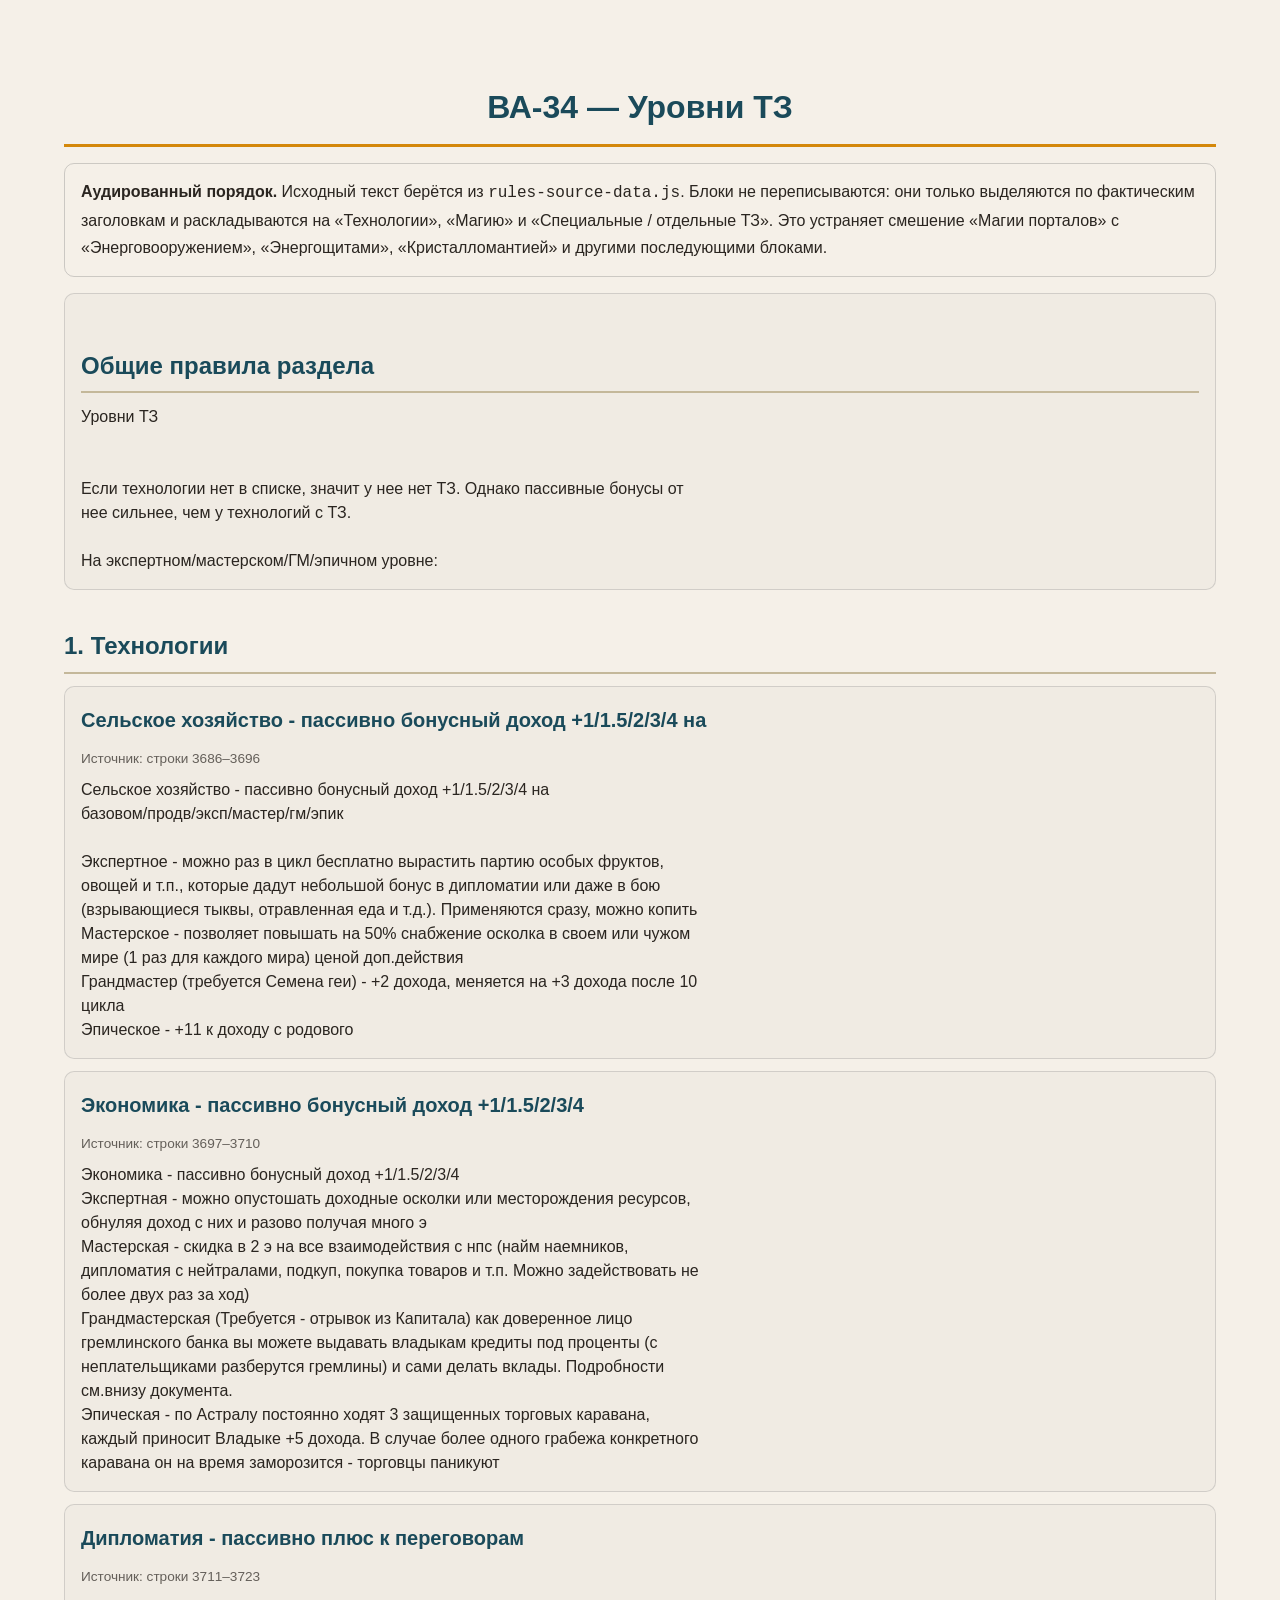
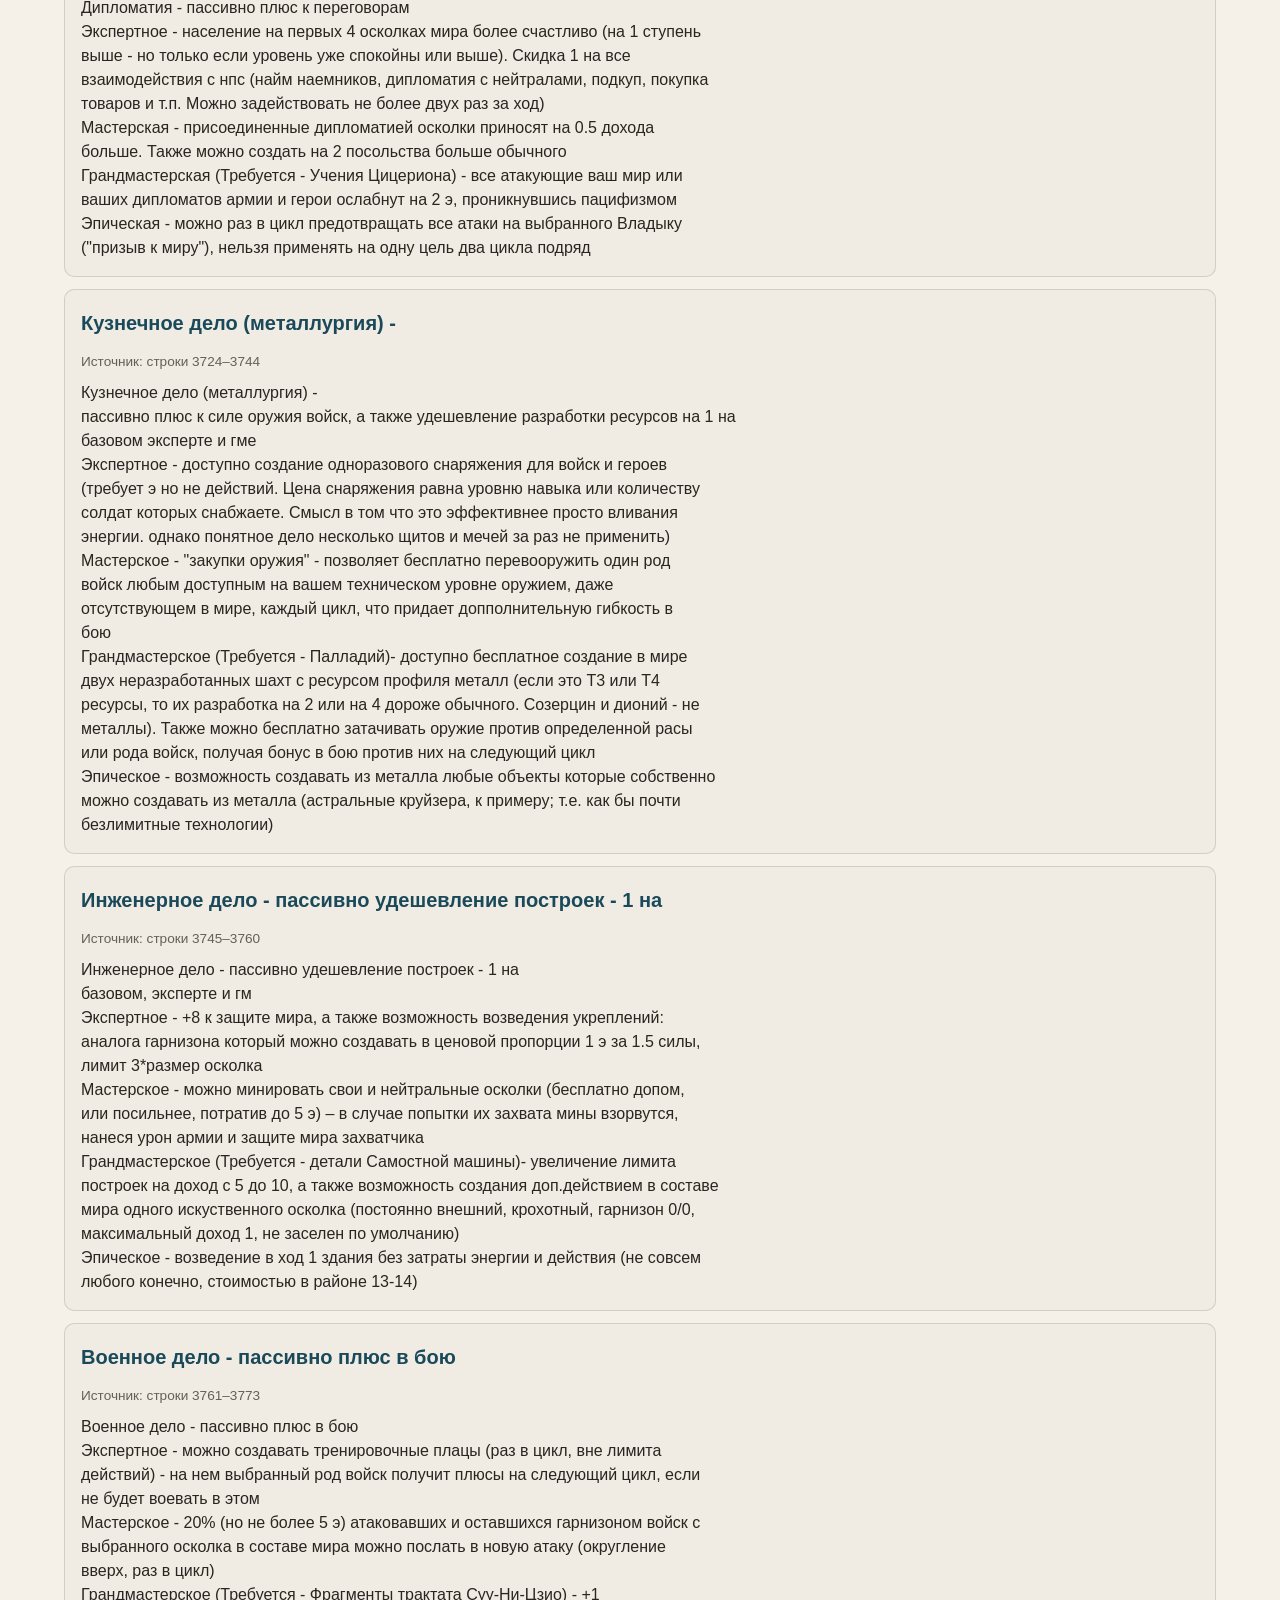
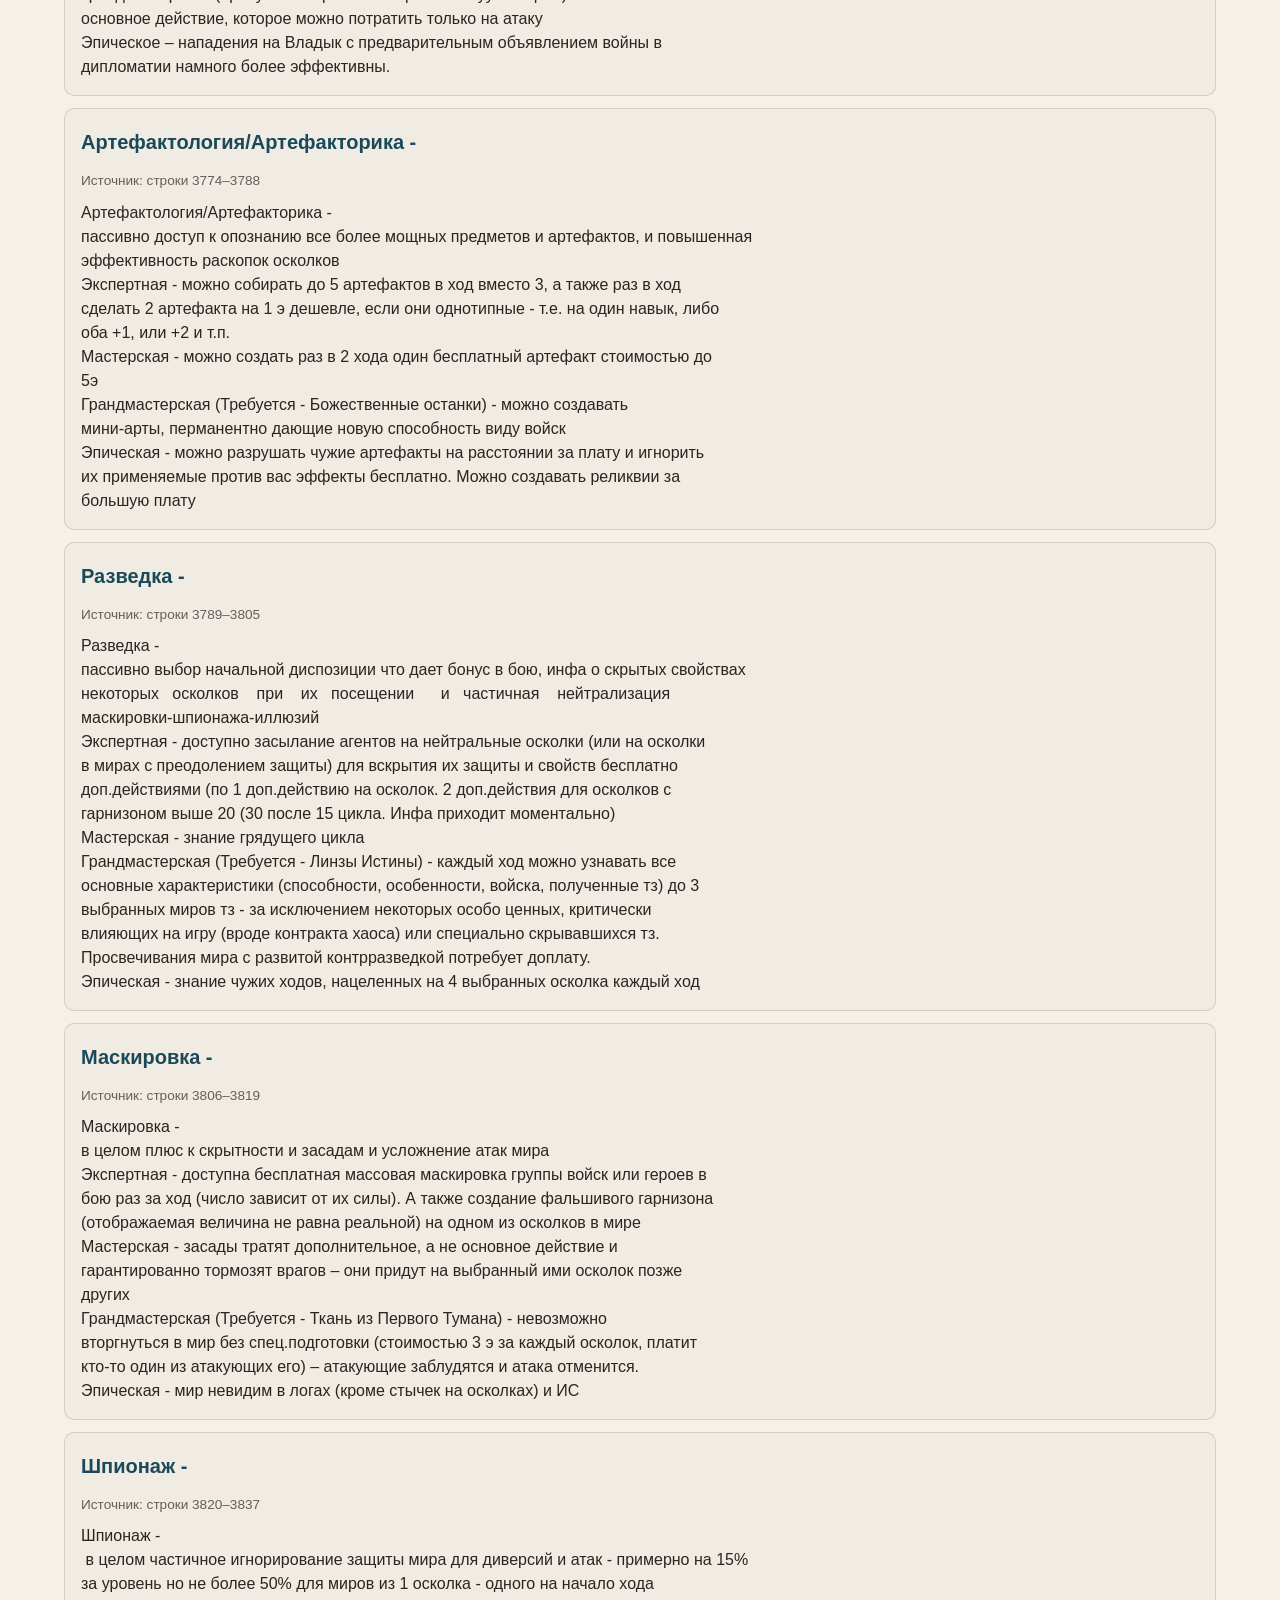
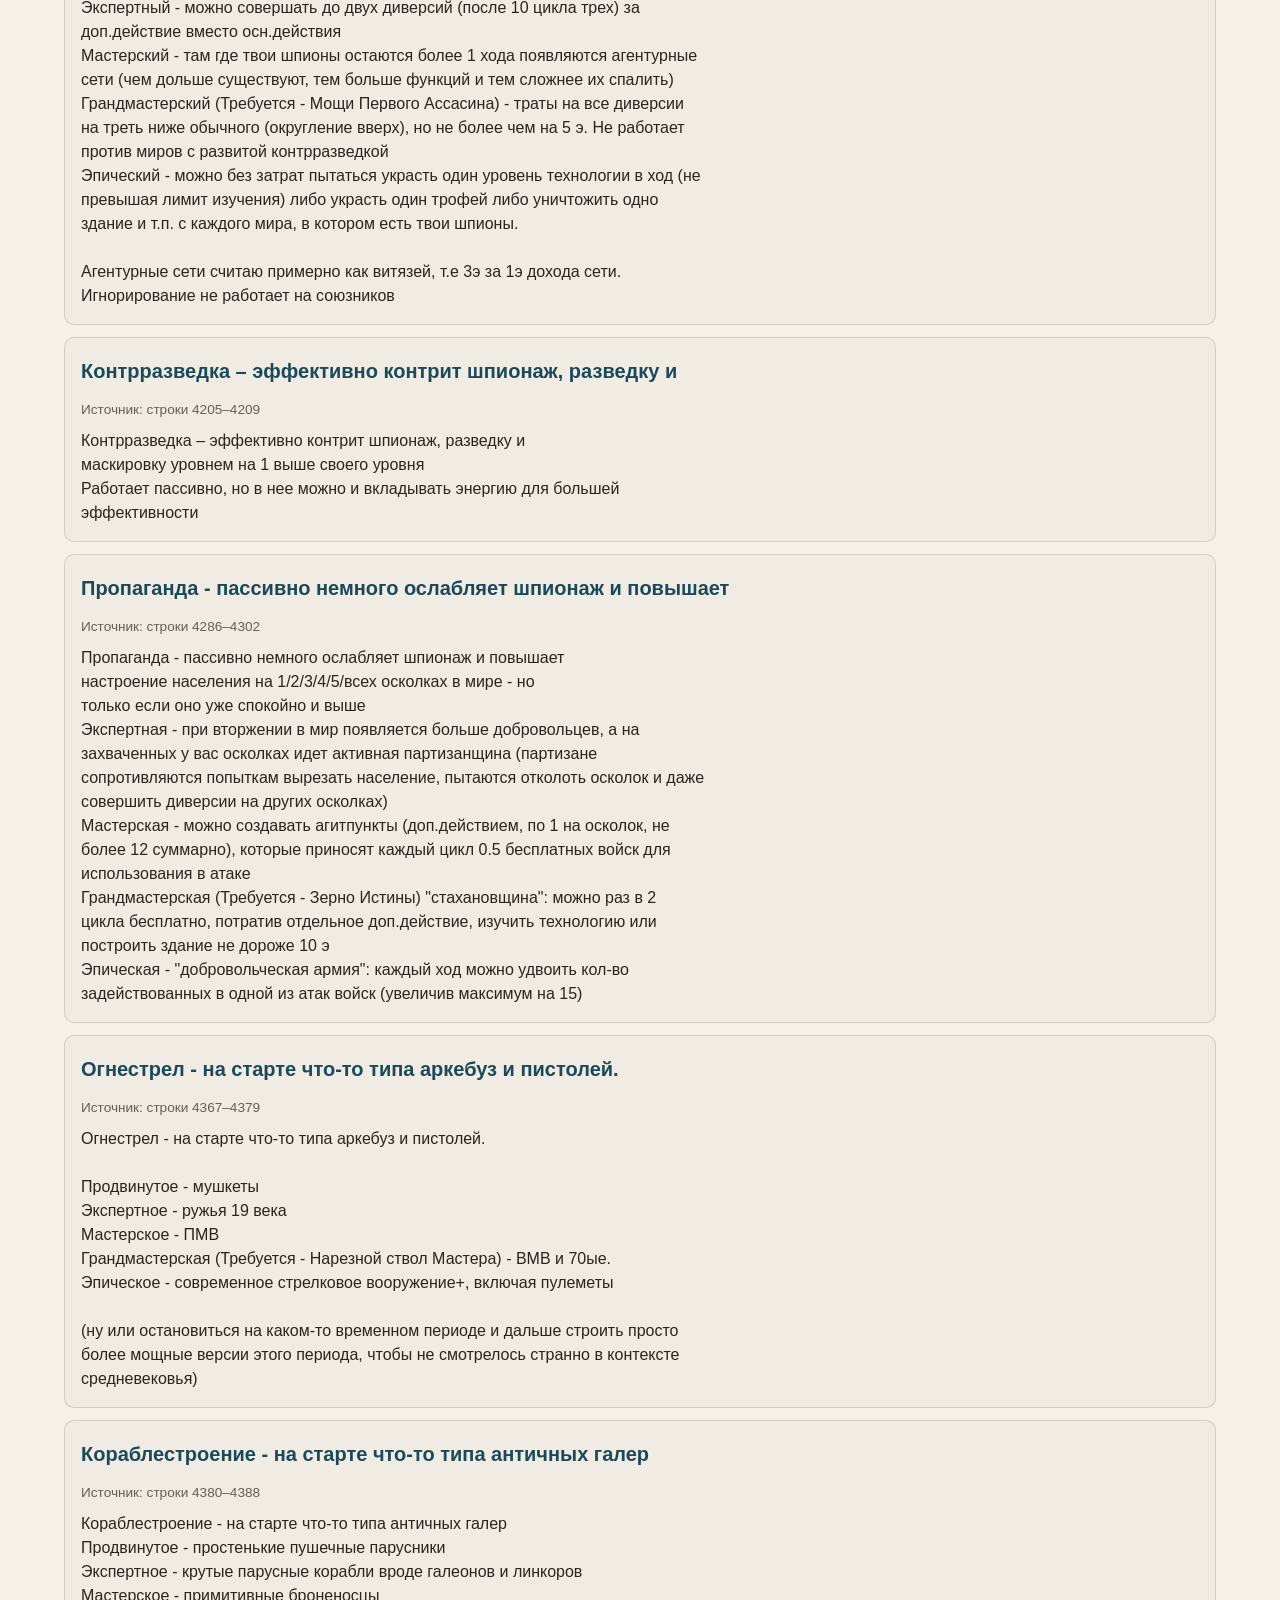
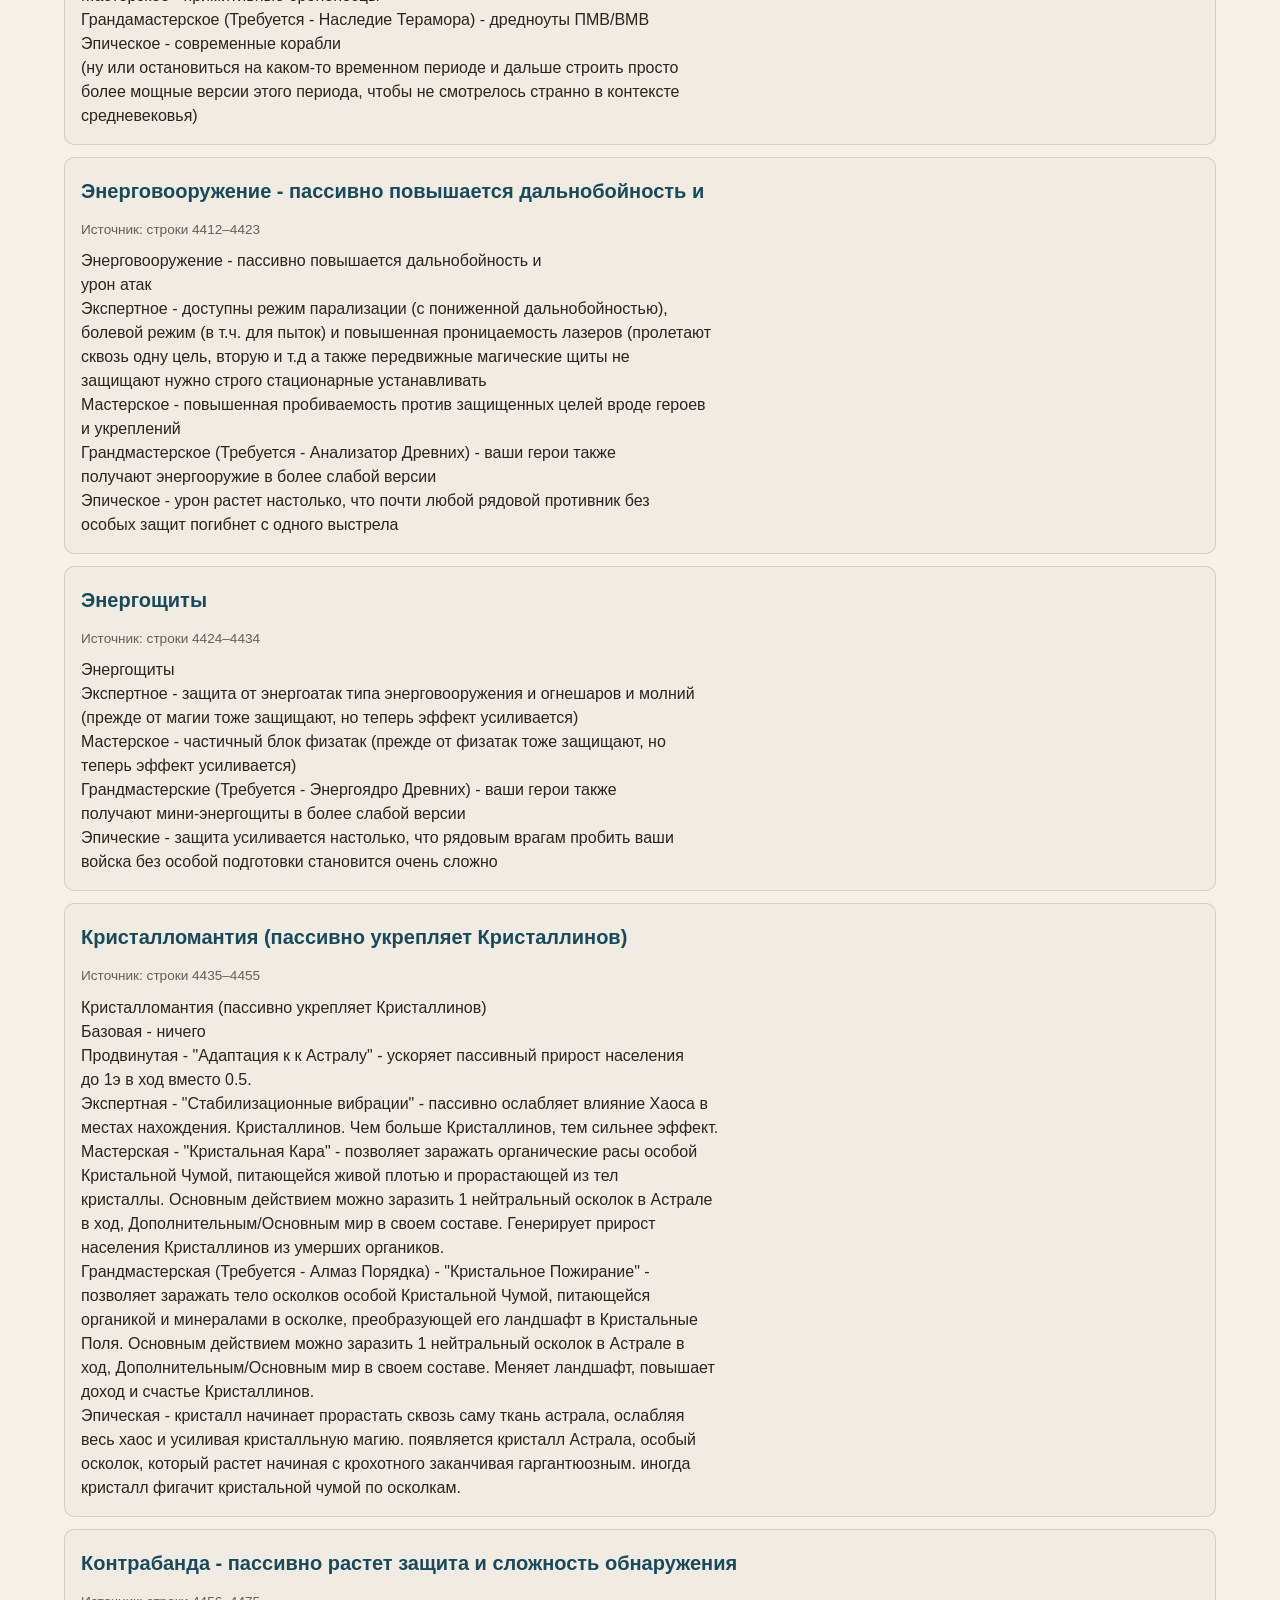
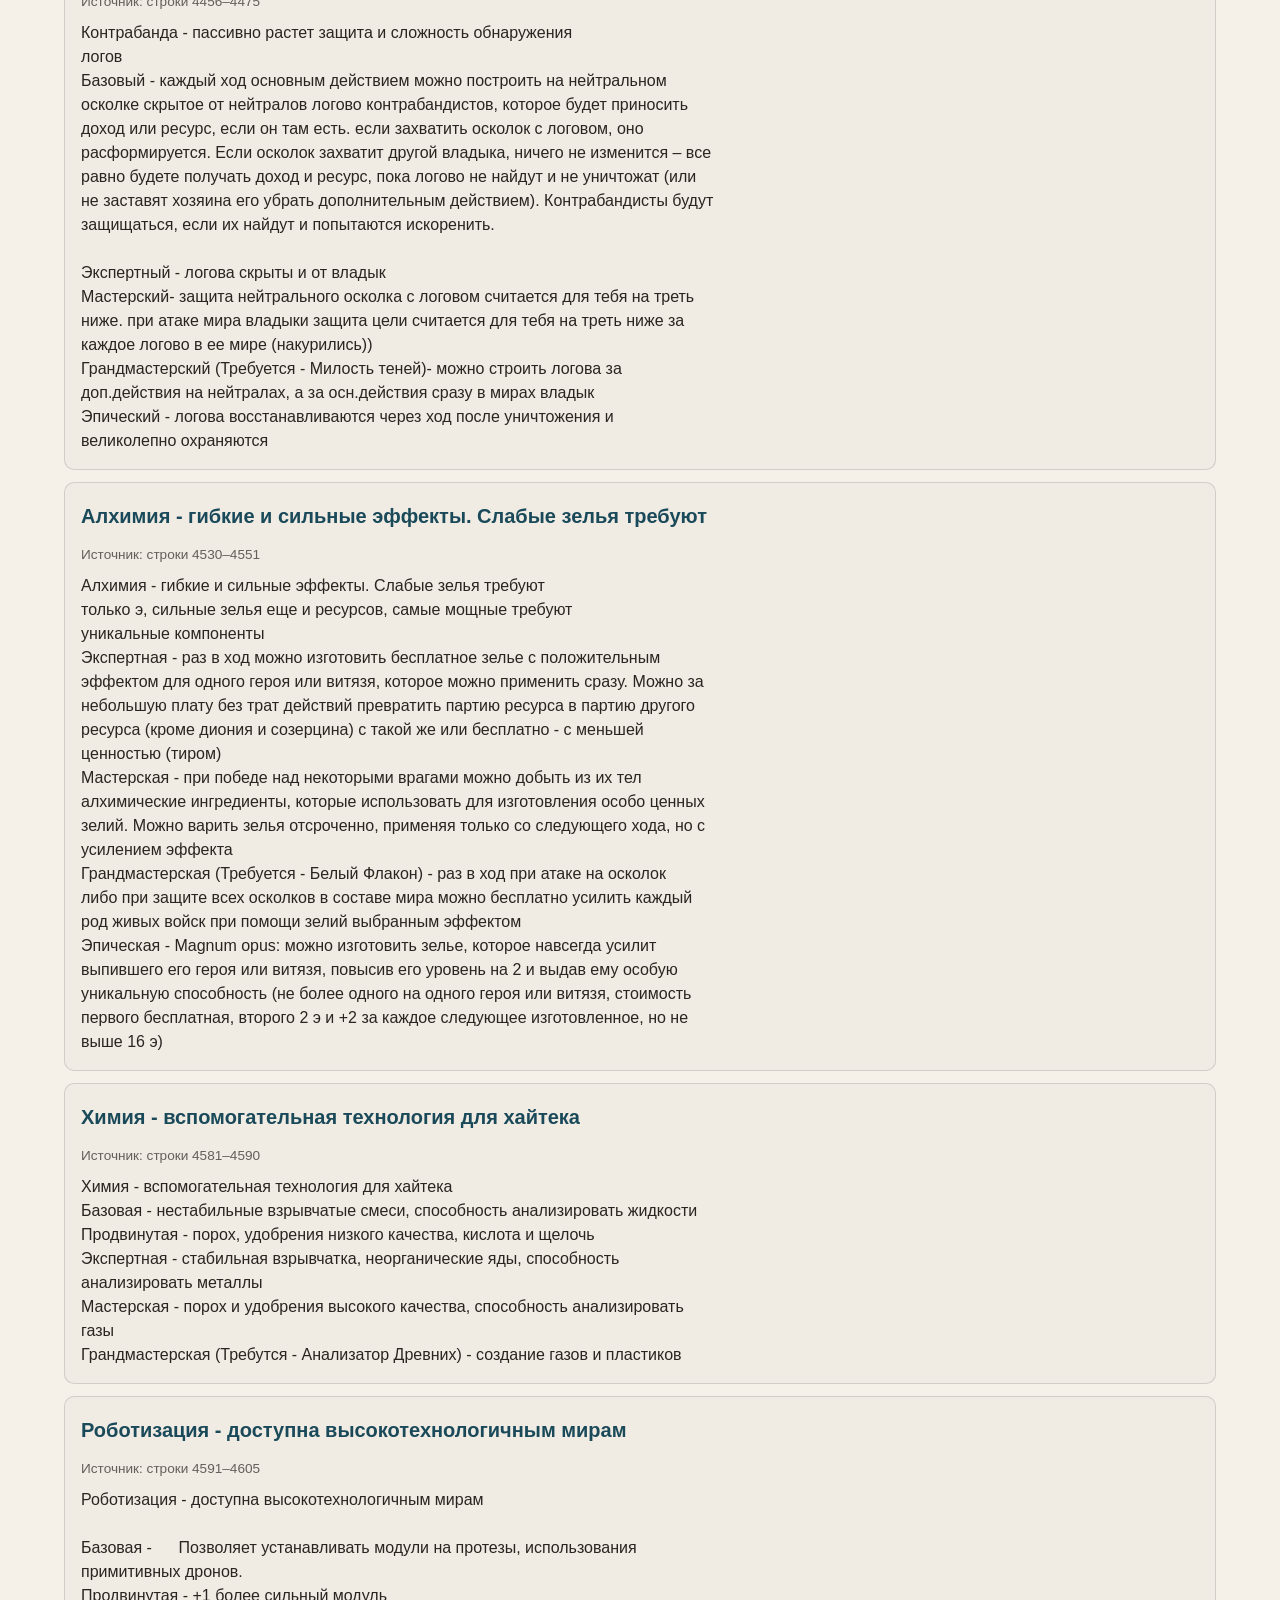
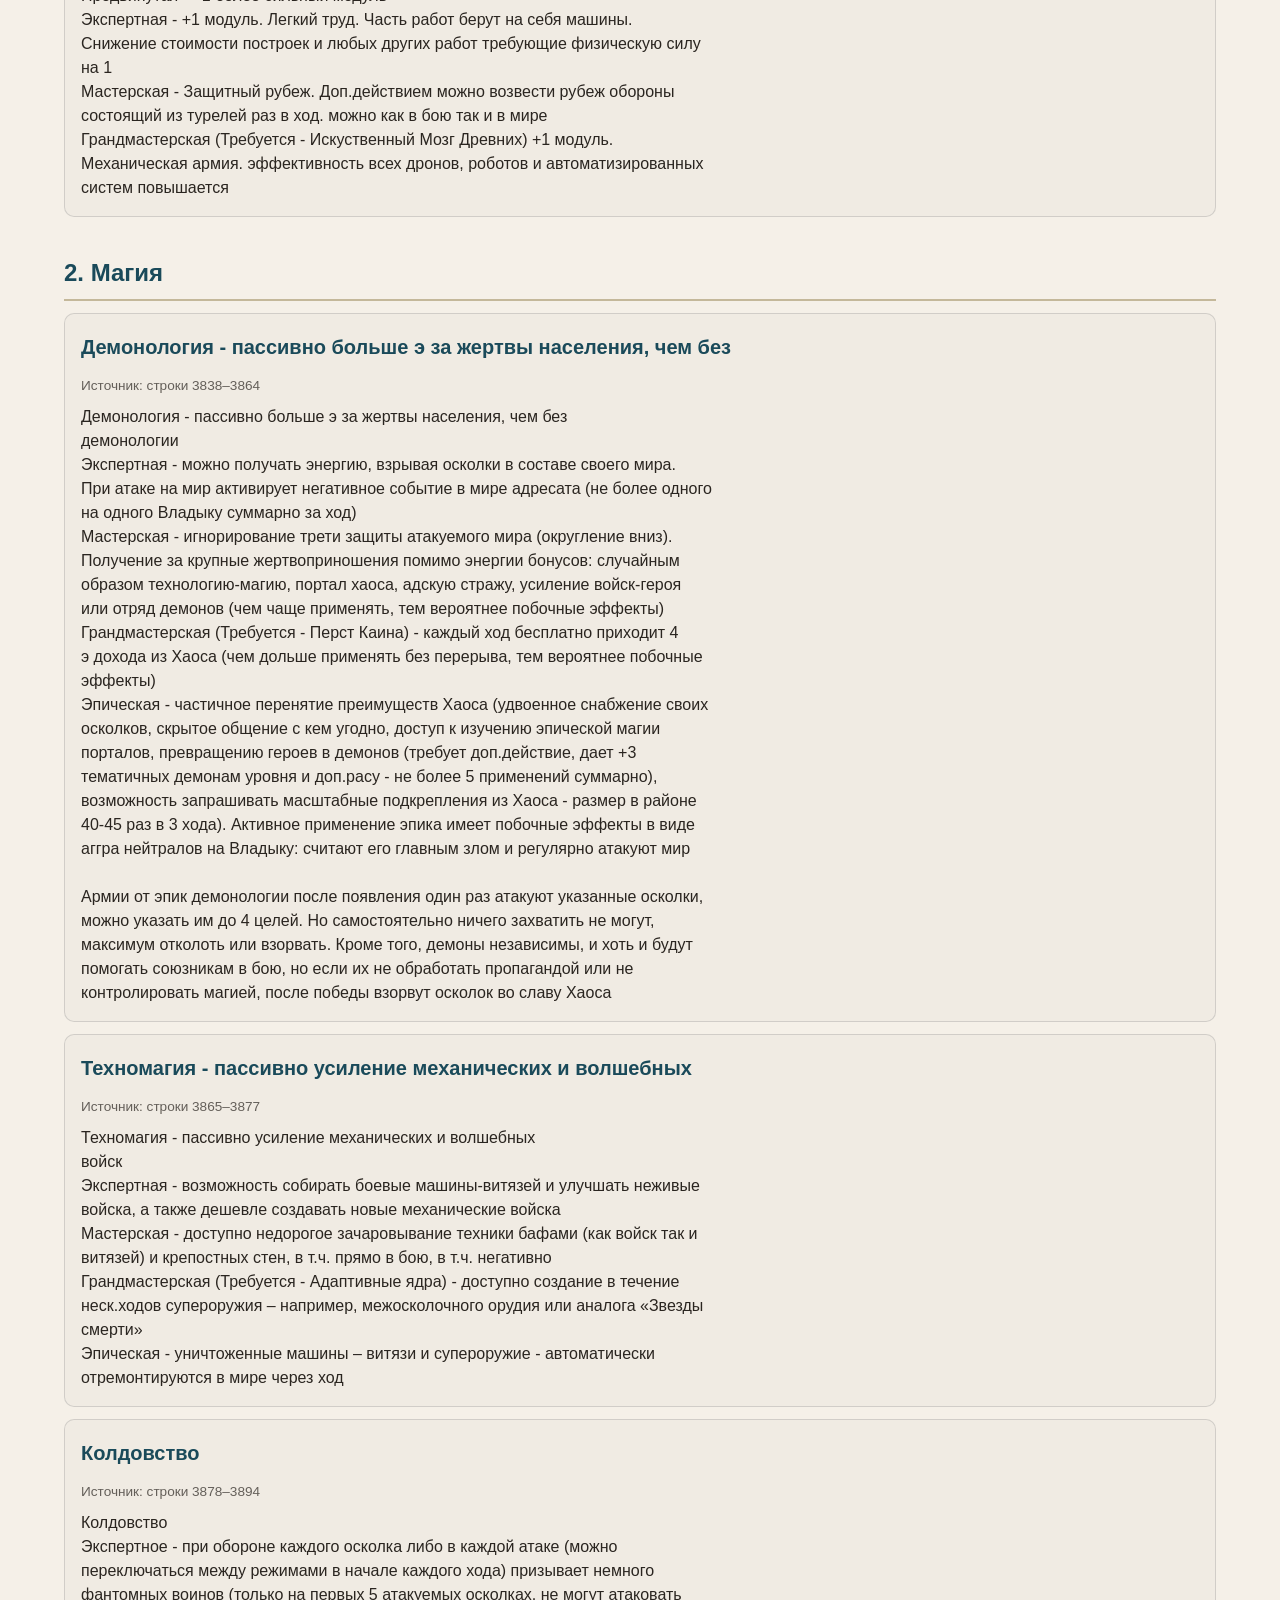
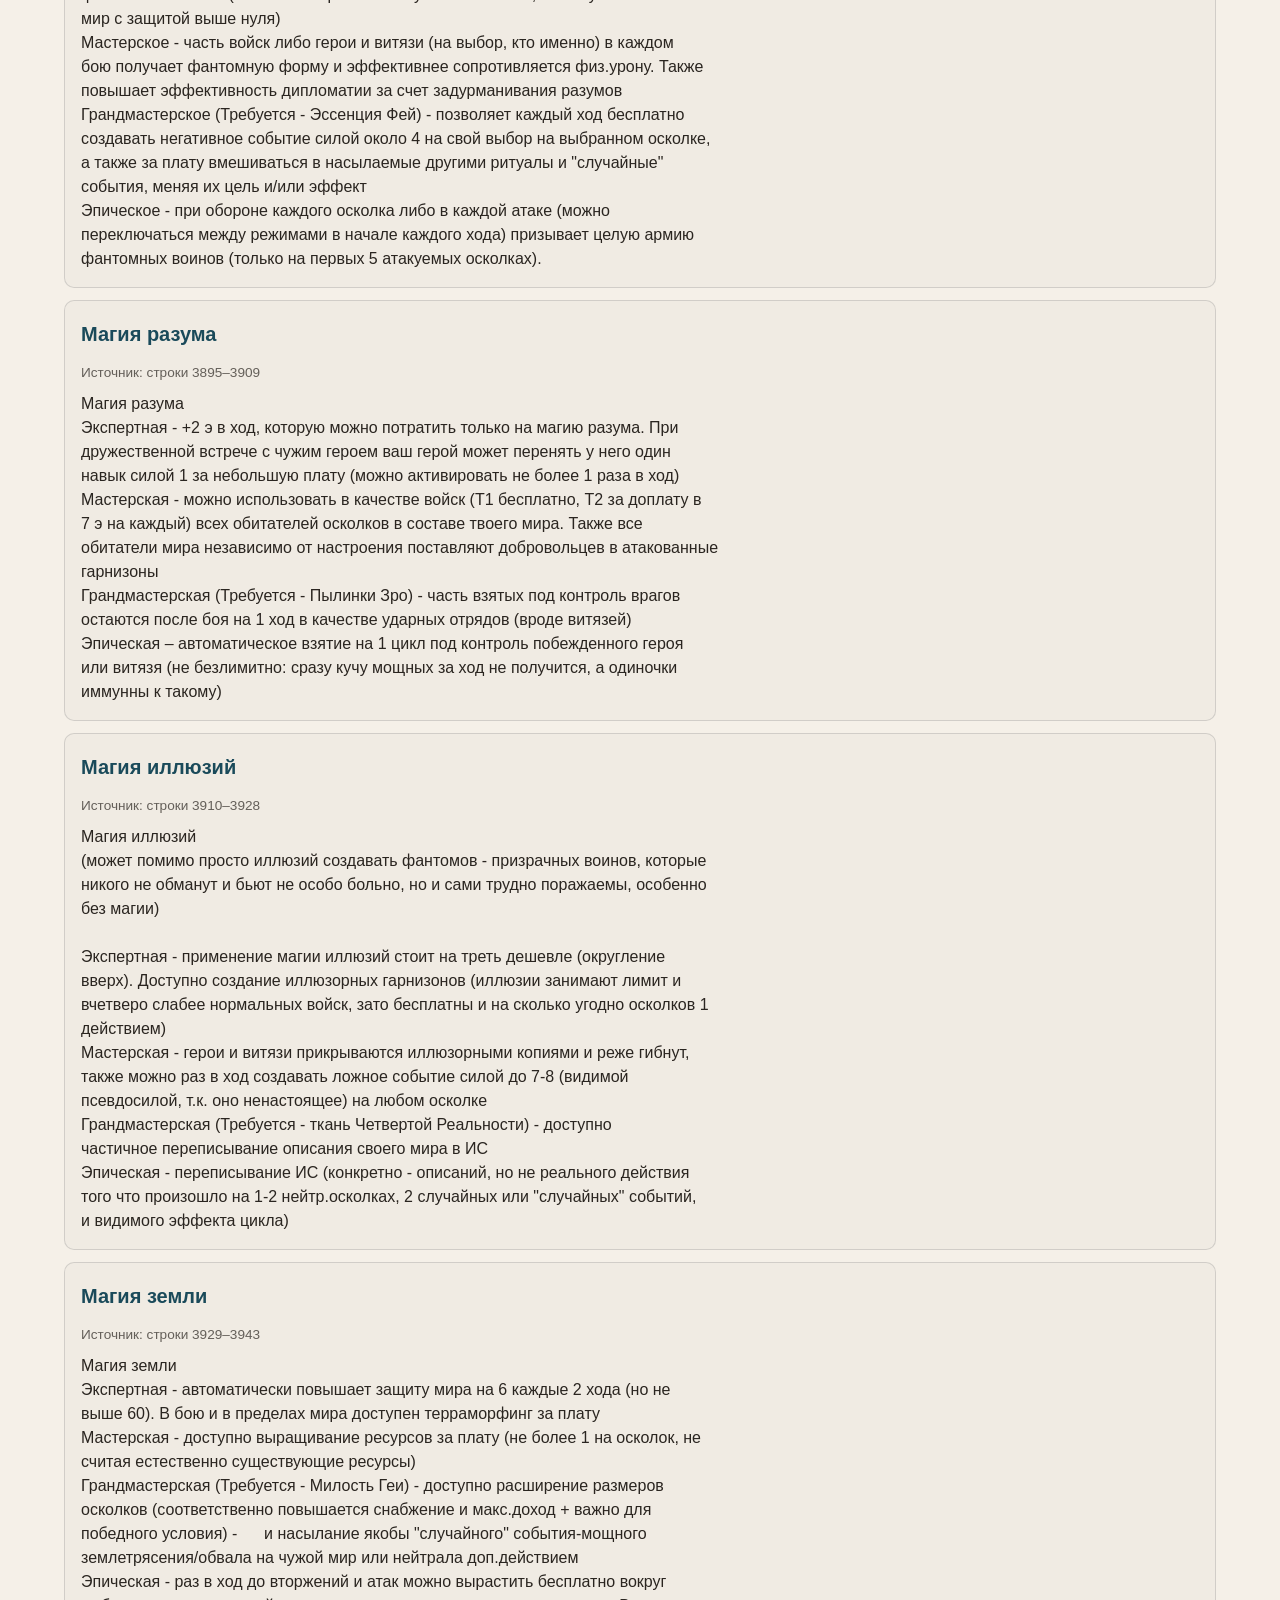
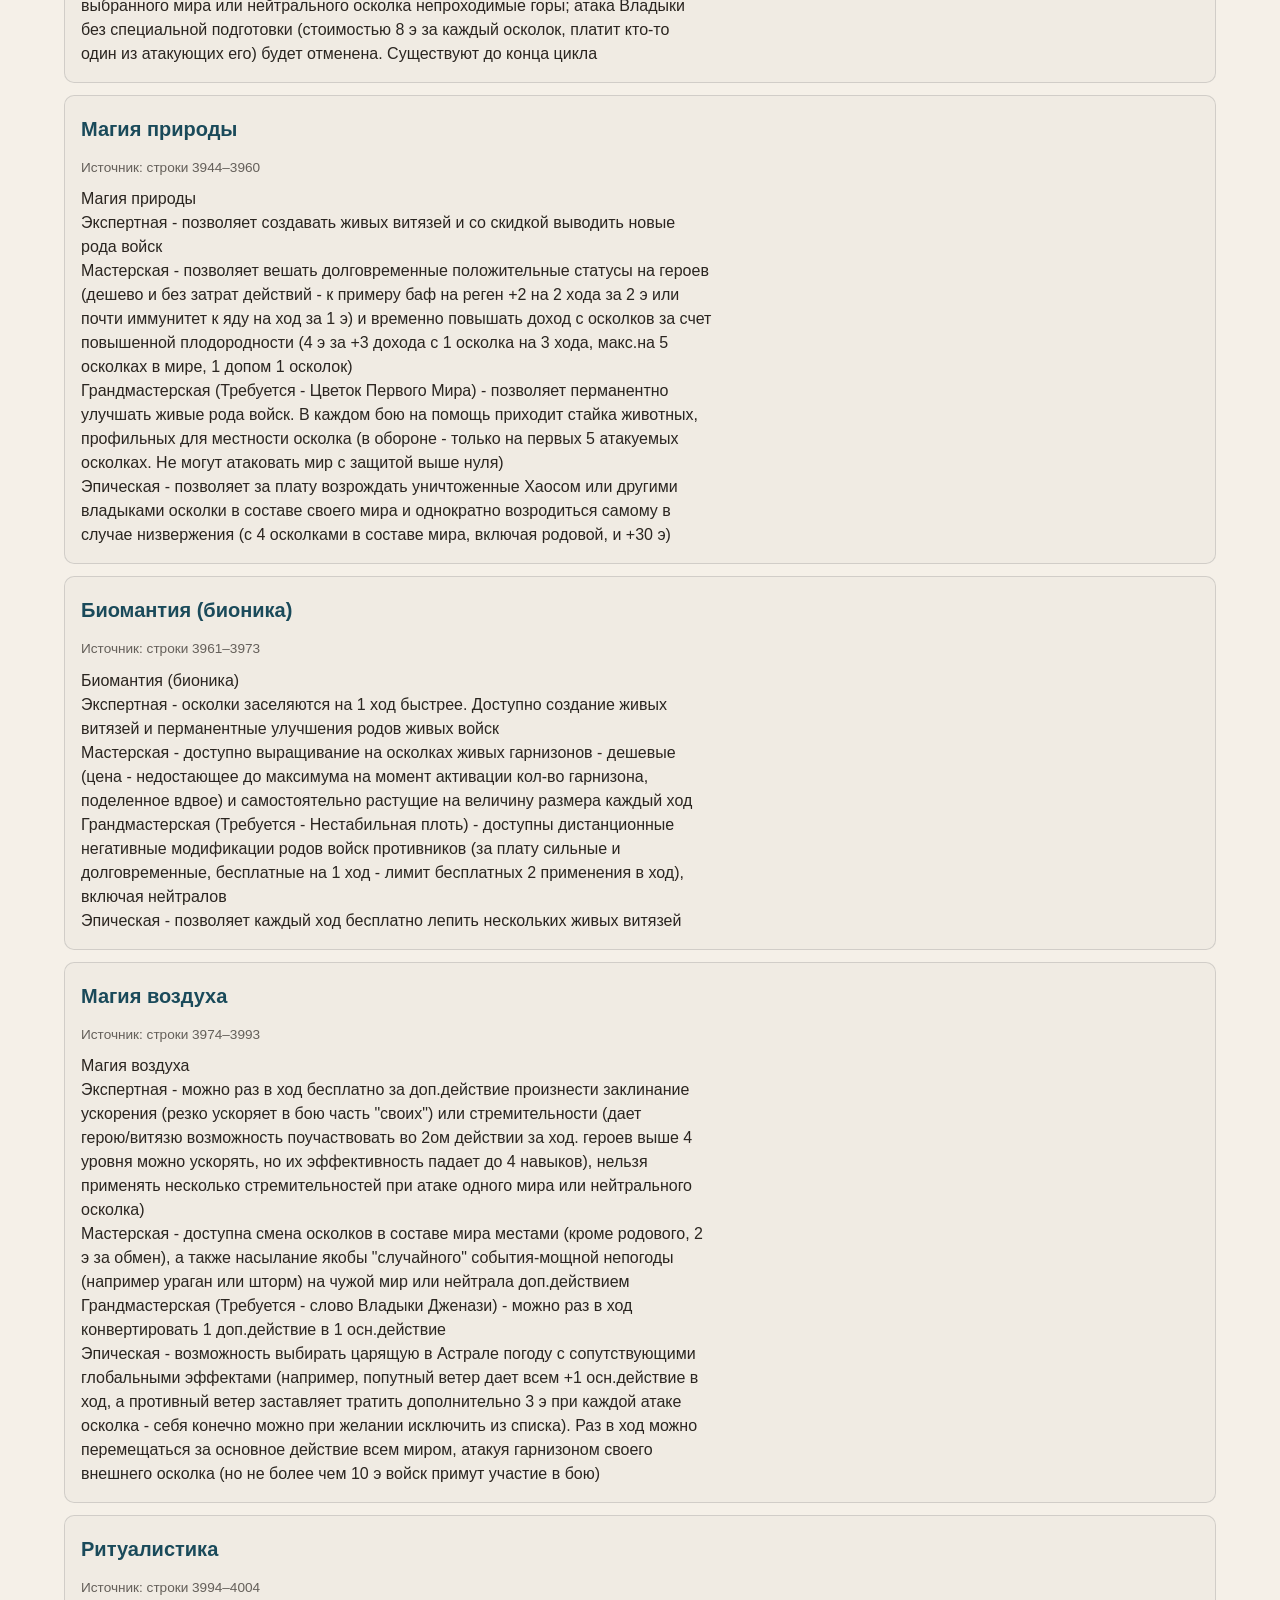
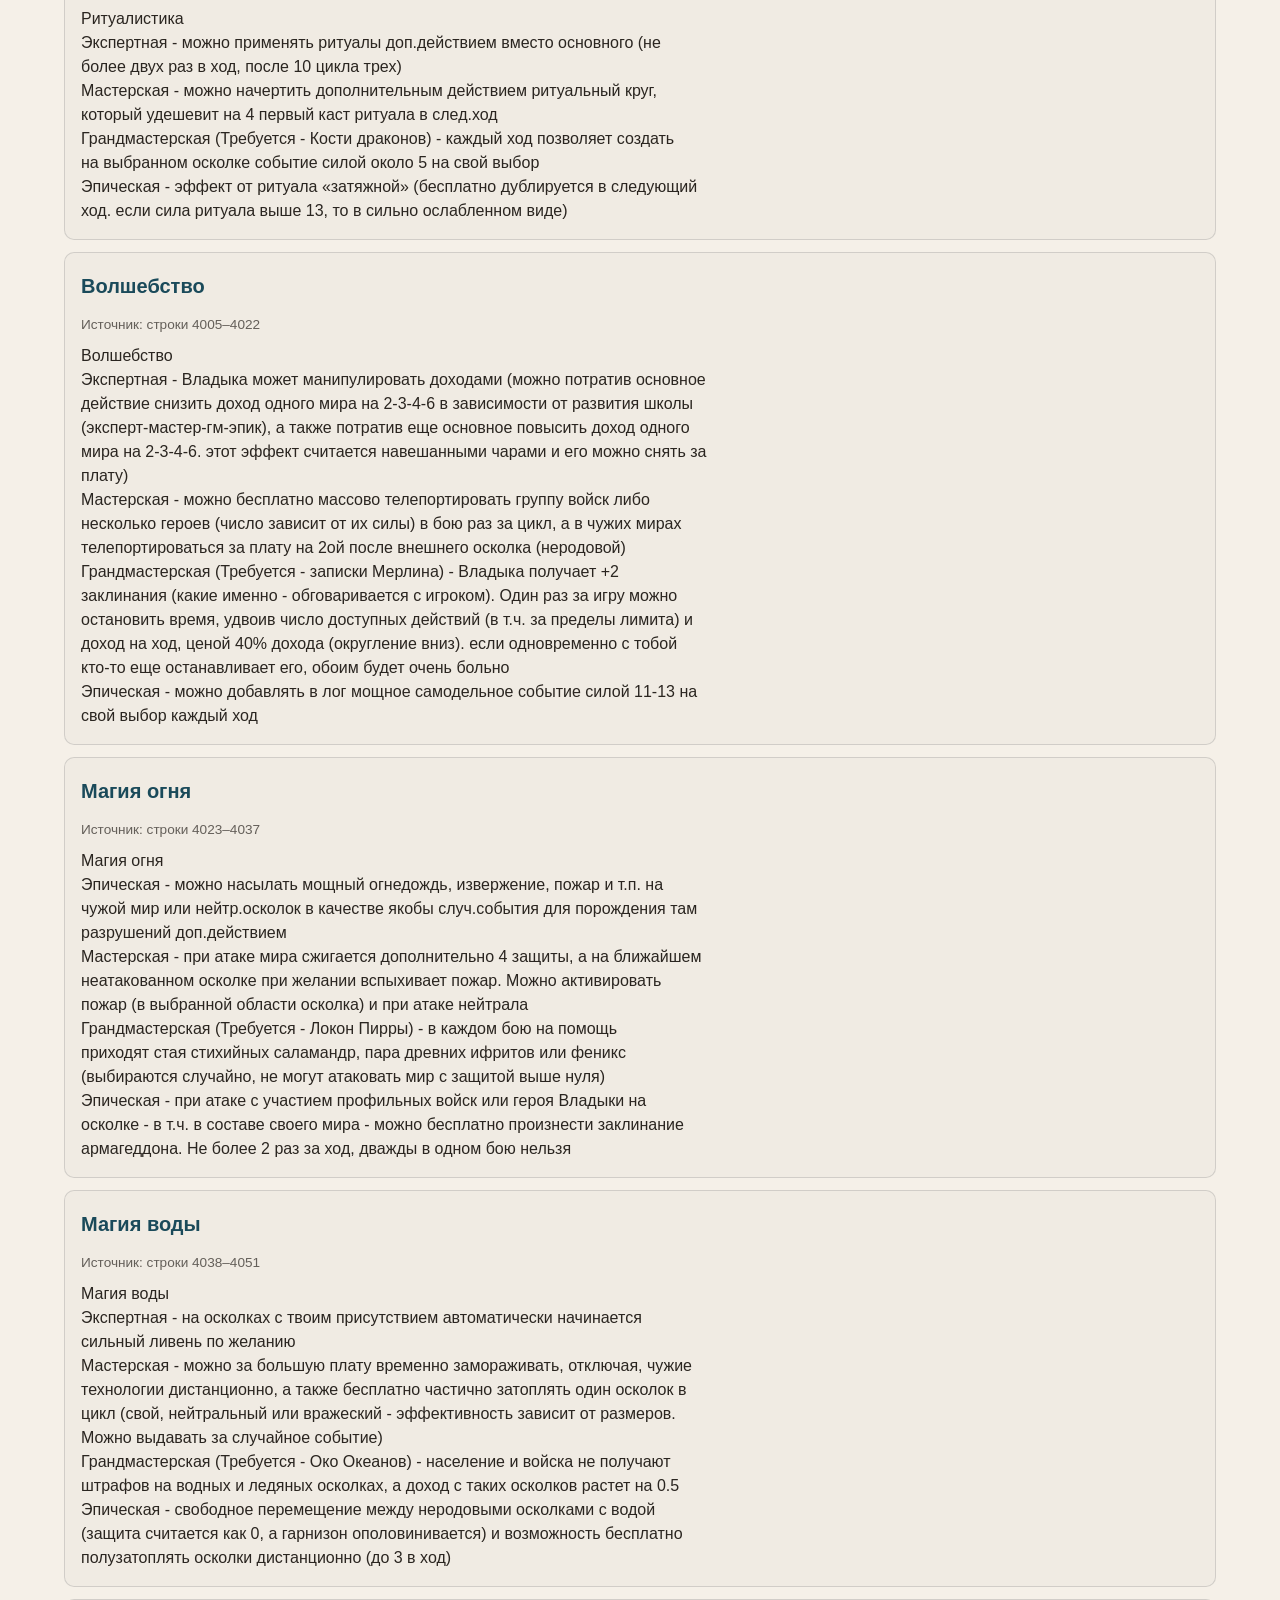
<file: tz-structured.html>
<!DOCTYPE html>
<html lang="ru">
<head>
<meta charset="UTF-8">
<meta name="viewport" content="width=device-width, initial-scale=1.0">
<title>ВА-34 — Уровни ТЗ (структурировано)</title>
<link rel="stylesheet" href="styles.css">
<style>
body{margin:0}.tz-page{max-width:1200px;margin:0 auto;padding:32px 24px}.tz-page h1{margin-bottom:8px}.tz-note{padding:14px 16px;margin:16px 0;border:1px solid rgba(127,127,127,.35);border-radius:10px}.tz-group{margin:28px 0}.tz-card{margin:12px 0;padding:16px;border:1px solid rgba(127,127,127,.28);border-radius:10px;background:rgba(127,127,127,.04)}.tz-card h3{margin-top:0}.tz-card pre{white-space:pre-wrap;overflow-wrap:anywhere;margin:0;font:inherit;line-height:1.5}.tz-meta{font-size:.85em;opacity:.7;margin-bottom:8px}
</style>
</head>
<body>
<main class="tz-page">
<h1>ВА-34 — Уровни ТЗ</h1>
<p class="tz-note"><strong>Аудированный порядок.</strong> Исходный текст берётся из <code>rules-source-data.js</code>. Блоки не переписываются: они только выделяются по фактическим заголовкам и раскладываются на «Технологии», «Магию» и «Специальные / отдельные ТЗ». Это устраняет смешение «Магии порталов» с «Энерговооружением», «Энергощитами», «Кристалломантией» и другими последующими блоками.</p>
<div id="tz"></div>
</main>
<script src="rules-data.js"></script>
<script src="rules-source-data.js"></script>
<script src="rules-tz-structured.js"></script>
<script>
(() => {
  const root=document.getElementById('tz'), data=window.VA34_TZ_STRUCTURED;
  if(!root||!data)return;
  const esc=s=>String(s).replace(/[&<>"']/g,c=>({'&':'&amp;','<':'&lt;','>':'&gt;','"':'&quot;',"'":'&#39;'}[c]));
  const groups=[['tech','1. Технологии'],['magic','2. Магия'],['special','3. Специальные / отдельные ТЗ']];
  root.innerHTML='<section class="tz-card"><h2>Общие правила раздела</h2><pre>'+esc(data.intro)+'</pre></section>'+
    groups.map(([cat,title])=>'<section class="tz-group"><h2>'+title+'</h2>'+data.blocks.filter(b=>b.category===cat).map(b=>'<article class="tz-card"><h3>'+esc(b.title)+'</h3><div class="tz-meta">Источник: строки '+b.sourceStartLine+'–'+b.sourceEndLine+'</div><pre>'+esc(b.text)+'</pre></article>').join('')+'</section>').join('');
})();
</script>
</body>
</html>
</file>
<file: styles.css>
/* ===== Вдохновение Астрала — единый стиль для всех страниц ===== */
/* НЕТ медиа-запросов — фиксированные цвета для всех устройств */

:root {
  --bg: #f5f0e8;
  --panel: #faf6ee;
  --text: #2a2520;
  --heading: #1a4a5a;
  --accent: #d4880a;
  --accent-light: #f0c060;
  --link: #1a6a8a;
  --border: #c4b89a;
  --positive: #2a8a3a;
  --negative: #c0392b;
  --neutral: #6a6a6a;
  --gm-note: #8a6a20;
  --gm-bg: #fdf6e3;
  --tag-pos-bg: #e8f5e9;
  --tag-pos-text: #2a8a3a;
  --tag-neg-bg: #fde8e8;
  --tag-neg-text: #c0392b;
  --tag-neu-bg: #e8e8e8;
  --tag-neu-text: #555;
}

* { box-sizing: border-box; }

body {
  margin: 0;
  padding: 0;
  font-family: 'Segoe UI', 'Roboto', 'Helvetica Neue', Arial, sans-serif;
  background: var(--bg);
  color: var(--text);
  line-height: 1.7;
  font-size: 16px;
}

/* ===== Заголовки ===== */
h1, h2, h3, h4 {
  color: var(--heading);
  font-weight: 600;
  margin-top: 1.5em;
  margin-bottom: 0.5em;
}

h1 {
  font-size: 2em;
  text-align: center;
  border-bottom: 3px solid var(--accent);
  padding-bottom: 0.3em;
}

h2 {
  font-size: 1.5em;
  border-bottom: 2px solid var(--border);
  padding-bottom: 0.2em;
}

h3 { font-size: 1.25em; }
h4 { font-size: 1.1em; }

/* ===== Ссылки ===== */
a {
  color: var(--link);
  text-decoration: none;
  border-bottom: 1px dotted var(--link);
}
a:hover {
  color: var(--accent);
  border-bottom-color: var(--accent);
}

/* ===== Абзацы и списки ===== */
p { margin: 0.6em 0; }

ul, ol { margin: 0.5em 0 0.5em 1.5em; padding: 0; }
li { margin: 0.3em 0; }

/* ===== Навигация (левая панель) ===== */
.nav-panel {
  position: fixed;
  top: 0;
  left: 0;
  width: 240px;
  height: 100vh;
  overflow-y: auto;
  background: var(--panel);
  border-right: 2px solid var(--border);
  padding: 15px 12px;
  font-size: 14px;
}

.nav-panel a {
  display: block;
  padding: 4px 8px;
  color: var(--text);
  border-bottom: none;
  border-radius: 4px;
  text-decoration: none;
}
.nav-panel a:hover {
  background: var(--accent-light);
  color: var(--text);
}

.nav-title {
  font-size: 16px;
  font-weight: 700;
  color: var(--heading);
  margin-bottom: 8px;
  padding-bottom: 6px;
  border-bottom: 2px solid var(--accent);
}

/* ===== Основной контент ===== */
.main-content {
  margin-left: 260px;
  padding: 20px 30px;
  max-width: 900px;
}

/* ===== Шапка ===== */
.header-block {
  text-align: center;
  padding: 30px 20px;
  background: linear-gradient(135deg, #1a4a5a 0%, #2a6a7a 50%, #1a4a5a 100%);
  color: #f5f0e8;
  border-radius: 8px;
  margin-bottom: 20px;
}
.header-block h1 {
  color: #f5f0e8;
  border-bottom: 2px solid var(--accent-light);
}
.header-block p {
  color: #d4d0c8;
  font-size: 1.1em;
}

/* ===== Секции ===== */
.section {
  background: var(--panel);
  border: 1px solid var(--border);
  border-radius: 6px;
  padding: 15px 20px;
  margin: 12px 0;
}

/* ===== Таблицы ===== */
table {
  width: 100%;
  border-collapse: collapse;
  margin: 12px 0;
}
th {
  background: #1a4a5a;
  color: #f5f0e8;
  padding: 8px 10px;
  text-align: left;
  font-weight: 600;
}
td {
  background: #faf6ee;
  color: #2a2520;
  padding: 8px 10px;
  border: 1px solid var(--border);
}
tr:nth-child(even) td {
  background: #f0eadc;
}

/* ===== Бейджи и теги ===== */
.tag {
  display: inline-block;
  padding: 2px 8px;
  border-radius: 10px;
  font-size: 13px;
  font-weight: 600;
  margin: 2px 3px;
}
.tag-pos {
  background: var(--tag-pos-bg);
  color: var(--tag-pos-text);
}
.tag-neg {
  background: var(--tag-neg-bg);
  color: var(--tag-neg-text);
}
.tag-neu {
  background: var(--tag-neu-bg);
  color: var(--tag-neu-text);
}

/* ===== Заметки ГМа ===== */
.gm-note {
  background: var(--gm-bg);
  border-left: 4px solid var(--gm-note);
  padding: 10px 14px;
  margin: 10px 0;
  color: #5a4a10;
  border-radius: 0 4px 4px 0;
  font-size: 14px;
}
.gm-note::before {
  content: "Заметка ГМа: ";
  font-weight: 700;
  color: var(--gm-note);
}

/* ===== Кнопка возврата ===== */
.back-btn {
  display: inline-block;
  padding: 8px 18px;
  background: #1a4a5a;
  color: #f5f0e8 !important;
  border-radius: 6px;
  text-decoration: none;
  font-weight: 600;
  border-bottom: none;
  margin: 10px 0;
  transition: background 0.2s;
}
.back-btn:hover {
  background: #2a6a7a;
  color: #fff !important;
}

/* ===== Карточки владык (сетка) ===== */
.lords-grid {
  display: grid;
  grid-template-columns: repeat(auto-fill, minmax(200px, 1fr));
  gap: 12px;
  margin: 15px 0;
}
.lord-card {
  background: var(--panel);
  border: 2px solid var(--border);
  border-radius: 6px;
  padding: 12px;
  text-align: center;
  transition: border-color 0.2s;
}
.lord-card:hover {
  border-color: var(--accent);
}
.lord-card h3 {
  margin: 0 0 6px 0;
  font-size: 1em;
  color: var(--heading);
}
.lord-card p {
  margin: 0;
  font-size: 14px;
}
.lord-card .empty-slot {
  color: var(--neutral);
  font-style: italic;
}

/* ===== Карточки Ход ИС ===== */
.turns-grid {
  display: grid;
  grid-template-columns: repeat(auto-fill, minmax(180px, 1fr));
  gap: 10px;
  margin: 15px 0;
}
.turn-card {
  background: var(--panel);
  border: 2px solid var(--border);
  border-radius: 6px;
  padding: 10px;
  text-align: center;
}
.turn-card h4 {
  margin: 0 0 4px 0;
  color: var(--heading);
  font-size: 1em;
}
.turn-card p {
  margin: 0;
  font-size: 13px;
  color: var(--neutral);
}

/* ===== Страница владыки ===== */
.lord-header {
  text-align: center;
  padding: 25px 20px;
  background: linear-gradient(135deg, #1a4a5a 0%, #2a6a7a 50%, #1a4a5a 100%);
  color: #f5f0e8;
  border-radius: 8px;
  margin-bottom: 20px;
}
.lord-header h1 {
  color: #f5f0e8;
  border-bottom: 2px solid var(--accent-light);
  font-size: 1.8em;
}
.lord-header .subtitle {
  color: #d4d0c8;
  font-size: 1.05em;
  margin: 4px 0;
}
.lord-header .motto {
  font-style: italic;
  color: var(--accent-light);
  font-size: 1.15em;
  margin: 8px 0;
}

/* ===== Блоки данных владыки ===== */
.data-row {
  display: flex;
  gap: 8px;
  margin: 4px 0;
  align-items: baseline;
}
.data-label {
  font-weight: 700;
  color: var(--heading);
  min-width: 100px;
}
.data-value {
  color: var(--text);
}

/* ===== Войска ===== */
.troop-card {
  background: var(--panel);
  border: 1px solid var(--border);
  border-radius: 6px;
  padding: 12px 15px;
  margin: 10px 0;
}
.troop-card h4 {
  color: var(--accent);
  font-size: 1.1em;
  margin: 0 0 2px 0;
}
.troop-type {
  text-transform: uppercase;
  font-size: 12px;
  font-weight: 700;
  color: var(--link);
  letter-spacing: 0.5px;
  margin: 0 0 6px 0;
}
.troop-desc {
  color: #4a4540;
  margin: 6px 0;
  font-size: 14px;
}
.troop-tags {
  margin-top: 6px;
}

/* ===== Навыки героя ===== */
.skill-badge {
  display: inline-block;
  background: #e0eef5;
  color: #1a4a5a;
  padding: 3px 10px;
  border-radius: 10px;
  font-size: 13px;
  font-weight: 600;
  margin: 3px 4px 3px 0;
}

/* ===== Способность ===== */
.ability-block {
  background: var(--panel);
  border: 2px solid var(--accent);
  border-radius: 8px;
  padding: 15px 20px;
  margin: 15px 0;
}
.ability-block h3 {
  color: var(--accent);
  font-size: 1.3em;
  margin-top: 0;
}
.ability-block .ability-quote {
  font-style: italic;
  color: var(--gm-note);
  margin: 6px 0;
  padding-left: 12px;
  border-left: 3px solid var(--accent-light);
}
.ability-meta {
  display: flex;
  flex-wrap: wrap;
  gap: 12px;
  margin: 10px 0;
  font-size: 14px;
}
.ability-meta span {
  background: #f0eadc;
  padding: 4px 10px;
  border-radius: 4px;
  border: 1px solid var(--border);
}

/* Таблица внутри блока способности */
.ability-block table th {
  background: #3a2a1a;
  color: #f0c060;
}
.ability-block table td {
  color: #2a2520;
}

/* ===== Сводка старта ===== */
.summary-grid {
  display: grid;
  grid-template-columns: repeat(auto-fill, minmax(140px, 1fr));
  gap: 12px;
  margin: 15px 0;
}
.summary-card {
  background: var(--panel);
  border: 2px solid var(--accent);
  border-radius: 8px;
  padding: 15px;
  text-align: center;
}
.summary-card .value {
  font-size: 2rem;
  font-weight: 700;
  color: var(--accent);
  display: block;
}
.summary-card .label {
  font-size: 13px;
  color: var(--neutral);
  margin-top: 4px;
}

/* ===== Особенности расы ===== */
.race-traits {
  list-style: none;
  margin: 10px 0;
  padding: 0;
}
.race-traits li {
  padding: 4px 0 4px 20px;
  position: relative;
}
.race-traits li::before {
  content: "•";
  position: absolute;
  left: 0;
  color: var(--accent);
  font-weight: 700;
}

/* Положительные особенности */
.trait-pos { color: var(--positive); font-weight: 600; }
.trait-neg { color: var(--negative); font-weight: 600; }
.trait-neu { color: var(--text); }

/* ===== Подвал ===== */
.footer {
  text-align: center;
  padding: 15px;
  margin-top: 20px;
  color: var(--neutral);
  font-size: 13px;
  border-top: 1px solid var(--border);
}

/* ===== Гарнизон ===== */
.garrison-list {
  list-style: none;
  padding: 0;
  margin: 8px 0;
}
.garrison-list li {
  padding: 3px 0;
  border-bottom: 1px dotted var(--border);
}
.garrison-list .garrison-name {
  font-weight: 700;
  color: var(--accent);
}

/* ===== Технологии ===== */
.tech-list {
  list-style: none;
  padding: 0;
}
.tech-list li {
  padding: 6px 10px;
  margin: 4px 0;
  background: var(--panel);
  border-left: 3px solid var(--accent);
  border-radius: 0 4px 4px 0;
}
.tech-list .tech-name {
  font-weight: 700;
  color: var(--heading);
}


/* ===== Справочники правил ===== */
.catalog-grid{display:grid;grid-template-columns:repeat(auto-fit,minmax(220px,1fr));gap:12px;margin:14px 0}
.catalog-grid.compact{grid-template-columns:repeat(auto-fit,minmax(180px,1fr))}
.catalog-card{background:#faf6ee;border:1px solid var(--border);border-radius:6px;padding:12px}
.catalog-card h3{margin:0 0 8px;color:var(--heading)}
.catalog-card p{font-size:14px}
.catalog-card ul{font-size:14px}


/* ===== Энциклопедия: обновлённая навигация ===== */
.nav-panel {
  width: 280px;
  padding: 16px 14px 24px;
  box-shadow: 3px 0 14px rgba(42,37,32,.06);
}
.main-content {
  margin-left: 300px;
  max-width: 1180px;
  padding: 24px 34px 40px;
}
.nav-brand {
  font-size: 22px;
  font-weight: 800;
  color: var(--heading);
  letter-spacing: .04em;
  padding: 4px 8px 14px;
}
.nav-action {
  display: block;
  padding: 9px 11px !important;
  margin: 5px 0;
  background: #eee6d7;
  border: 1px solid var(--border) !important;
  border-radius: 7px;
  font-weight: 600;
}
.nav-action-primary {
  background: var(--accent-light) !important;
}
.nav-search {
  display: flex;
  align-items: center;
  gap: 7px;
  margin: 14px 0 10px;
  padding: 7px 9px;
  background: #fffdf8;
  border: 1px solid var(--border);
  border-radius: 7px;
}
.nav-search input {
  width: 100%;
  min-width: 0;
  border: 0;
  outline: 0;
  background: transparent;
  color: var(--text);
  font: inherit;
}
.nav-search-empty {
  display: none;
  padding: 4px 8px 8px;
  color: var(--neutral);
  font-size: 12px;
}
.nav-group {
  margin: 9px 0;
  border: 1px solid #ddd3bd;
  border-radius: 7px;
  background: rgba(250,246,238,.65);
  overflow: hidden;
}
.nav-group summary {
  cursor: pointer;
  padding: 8px 10px;
  font-weight: 700;
  color: var(--heading);
  list-style: none;
}
.nav-group summary::-webkit-details-marker { display: none; }
.nav-group summary::after {
  content: "▾";
  float: right;
  color: var(--neutral);
}
.nav-group:not([open]) summary::after { content: "▸"; }
.nav-group a {
  padding: 5px 10px !important;
  margin: 1px 4px;
  border-radius: 5px;
}
.nav-group a:hover {
  background: var(--accent-light);
}
.header-block {
  margin-bottom: 12px;
  box-shadow: 0 5px 18px rgba(42,37,32,.08);
}
.quick-nav {
  display: flex;
  flex-wrap: wrap;
  gap: 8px;
  margin: 0 0 18px;
  padding: 10px;
  background: var(--panel);
  border: 1px solid var(--border);
  border-radius: 8px;
}
.quick-nav a {
  display: inline-block;
  padding: 7px 11px;
  border: 1px solid var(--border);
  border-radius: 6px;
  background: #fffdf8;
  text-decoration: none;
  font-weight: 600;
}
.quick-nav a:hover {
  background: var(--accent-light);
}
.section {
  padding: 18px 22px;
  margin: 14px 0;
  box-shadow: 0 2px 8px rgba(42,37,32,.035);
}
.section > h2:first-child {
  margin-top: 0;
}
.catalog-grid {
  grid-template-columns: repeat(auto-fill, minmax(260px, 1fr));
  gap: 14px;
}
.catalog-card {
  transition: transform .15s ease, border-color .15s ease, box-shadow .15s ease;
}
.catalog-card:hover {
  transform: translateY(-1px);
  border-color: var(--accent);
  box-shadow: 0 4px 12px rgba(42,37,32,.07);
}
.catalog-card details {
  margin-top: 8px;
}
.catalog-card summary {
  cursor: pointer;
  color: var(--link);
  font-weight: 600;
}
.notice {
  background: #f5efe2;
  border-left: 4px solid var(--accent);
  border-radius: 0 5px 5px 0;
  padding: 9px 12px;
  margin: 10px 0;
}
.source-link-card {
  display: flex;
  align-items: center;
  justify-content: space-between;
  gap: 20px;
  padding: 15px;
  background: #f5efe2;
  border: 1px solid var(--border);
  border-radius: 8px;
}
.source-link-card strong,
.source-link-card span {
  display: block;
}
.source-link-card span {
  color: var(--neutral);
  font-size: 14px;
  margin-top: 4px;
}
.source-link-card .back-btn {
  white-space: nowrap;
  margin: 0;
}
.source-main {
  max-width: 1250px;
}
.source-intro {
  border-left: 4px solid var(--accent);
}
.rule-source {
  max-height: none;
  overflow: visible;
}
.rule-source pre {
  white-space: pre-wrap;
  overflow-wrap: anywhere;
  margin: 0;
  padding: 18px;
  background: #fffdf8;
  border: 1px solid var(--border);
  border-radius: 6px;
  font: 13px/1.55 Consolas, "Courier New", monospace;
  color: #39332c;
}
.source-nav .nav-title {
  margin-top: 16px;
}

/* Упрощаем якорные переходы: заголовки не прячутся под фиксированной панелью */
[id] {
  scroll-margin-top: 16px;
}

/* ===== Карточки рас: длинный исходный текст не должен ломать сетку ===== */
.catalog-grid > .catalog-card {
  min-width: 0;
  max-width: 100%;
  overflow: hidden;
}
.catalog-card details,
.catalog-card pre.race-source {
  min-width: 0;
  max-width: 100%;
}
.catalog-card pre.race-source {
  box-sizing: border-box;
  white-space: pre-wrap;
  overflow-wrap: anywhere;
  word-break: break-word;
  overflow-x: hidden;
  overflow-y: auto;
  max-height: 560px;
  margin: 10px 0 0;
  padding: 12px;
  background: #fffdf8;
  border: 1px solid var(--border);
  border-radius: 6px;
  font: 13px/1.55 Consolas, "Courier New", monospace;
  color: #39332c;
}

/* ===== Группы рас ===== */
.race-group {
  margin: 18px 0 24px;
  padding: 14px;
  background: rgba(250,246,238,.72);
  border: 1px solid var(--border);
  border-radius: 8px;
}
.race-group > h3 {
  margin: 0 0 12px;
  padding-bottom: 7px;
  border-bottom: 1px solid var(--border);
  color: var(--heading);
}
.race-group .catalog-grid {
  margin: 0;
}


/* ===== Новый вид каталога рас: одна колонка ===== */
.race-group .catalog-grid {
  display: block;
}
.race-group .race-card {
  width: 100%;
  margin: 10px 0;
}
.race-group .race-card h3 {
  margin-bottom: 6px;
}
.race-group .race-card details {
  margin-top: 4px;
}

/* ===== Карточки родов войск: преимущества / недостатки ===== */
.troop-list {
  margin: 14px 0;
}
.troop-card {
  margin: 12px 0;
  padding: 15px 18px;
  border: 1px solid var(--border);
  border-left: 4px solid var(--accent);
  border-radius: 8px;
  background: #fffdf8;
}
.troop-card:hover {
  border-color: var(--accent);
  box-shadow: 0 4px 12px rgba(42,37,32,.07);
  transform: none;
}
.troop-card h3 {
  margin: 0 0 3px;
  color: var(--heading);
}
.troop-card .troop-type {
  margin: 0 0 10px;
}
.troop-traits {
  display: grid;
  grid-template-columns: minmax(0, 1fr) minmax(0, 1fr);
  gap: 10px;
}
.troop-trait {
  padding: 10px 12px;
  border-radius: 6px;
  font-size: 14px;
  border: 1px solid var(--border);
}
.troop-trait-pos {
  background: var(--tag-pos-bg);
  border-color: #b9d9bc;
}
.troop-trait-neg {
  background: var(--tag-neg-bg);
  border-color: #e7bcbc;
}
.troop-trait-title {
  font-weight: 800;
  margin-bottom: 3px;
}
.troop-trait-pos .troop-trait-title { color: var(--positive); }
.troop-trait-neg .troop-trait-title { color: var(--negative); }

@media (max-width: 760px) {
  .troop-traits {
    grid-template-columns: 1fr;
  }
}

/* ===== Мобильная версия ===== */
.mobile-nav-toggle {
  display: none;
}

@media (max-width: 760px) {
  .nav-panel {
    width: min(300px, 86vw);
    height: 100vh;
    z-index: 1000;
    transform: translateX(-105%);
    transition: transform .2s ease;
    box-shadow: 5px 0 18px rgba(42,37,32,.18);
  }

  .nav-panel.mobile-nav-open {
    transform: translateX(0);
  }

  .main-content {
    width: 100%;
    max-width: none;
    margin-left: 0;
    padding: 14px 12px 30px;
  }

  .mobile-nav-toggle {
    display: block;
    position: fixed;
    top: 10px;
    left: 10px;
    z-index: 1100;
    width: 42px;
    height: 42px;
    padding: 0;
    border: 1px solid var(--border);
    border-radius: 8px;
    background: var(--panel);
    color: var(--heading);
    box-shadow: 0 2px 8px rgba(42,37,32,.15);
    font-size: 24px;
    line-height: 1;
    cursor: pointer;
  }

  .header-block {
    padding: 24px 14px 18px;
    padding-top: 58px;
  }

  .section {
    padding: 14px;
  }

  .catalog-grid,
  .catalog-grid.compact {
    grid-template-columns: 1fr;
  }

  .troop-traits {
    grid-template-columns: 1fr;
  }

  .quick-nav {
    gap: 6px;
    padding: 8px;
  }

  .quick-nav a {
    padding: 6px 8px;
    font-size: 14px;
  }

  table {
    display: block;
    overflow-x: auto;
    white-space: nowrap;
  }

  .source-link-card {
    align-items: stretch;
    flex-direction: column;
  }
}
</file>
